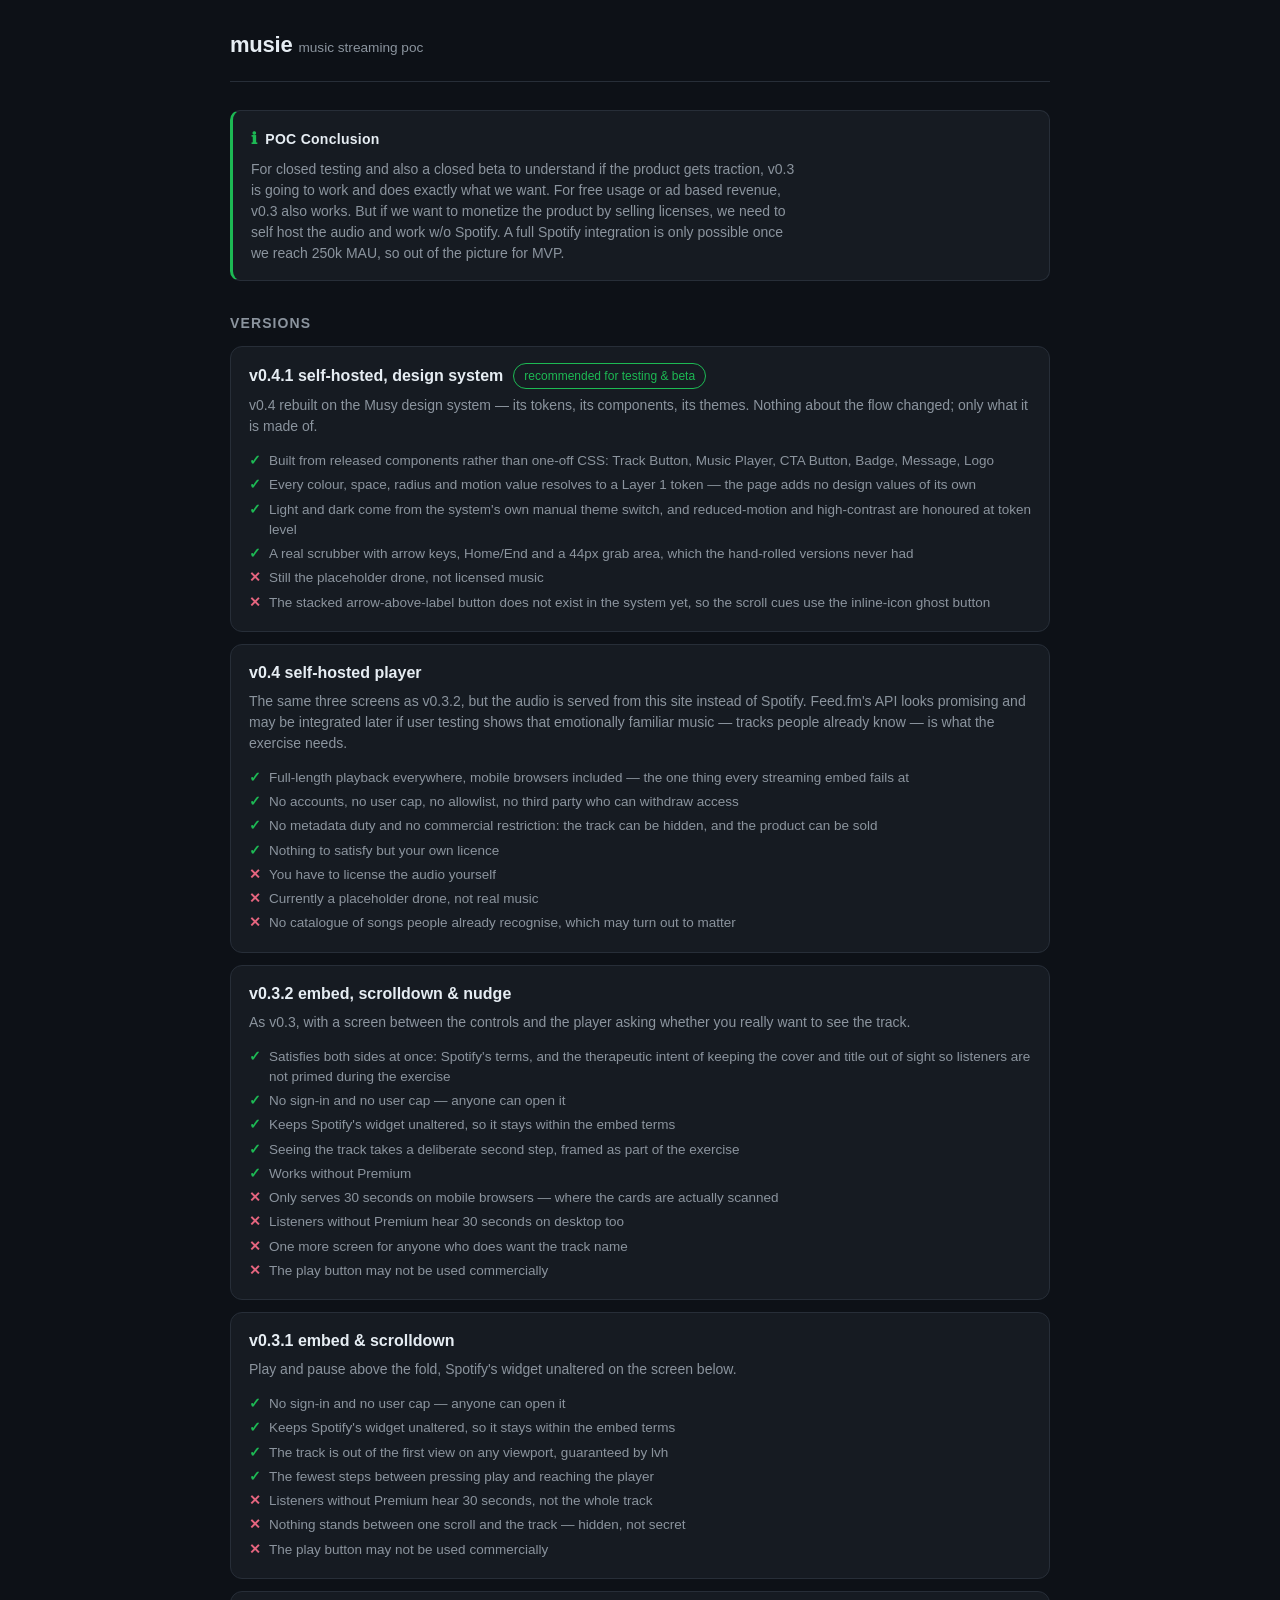
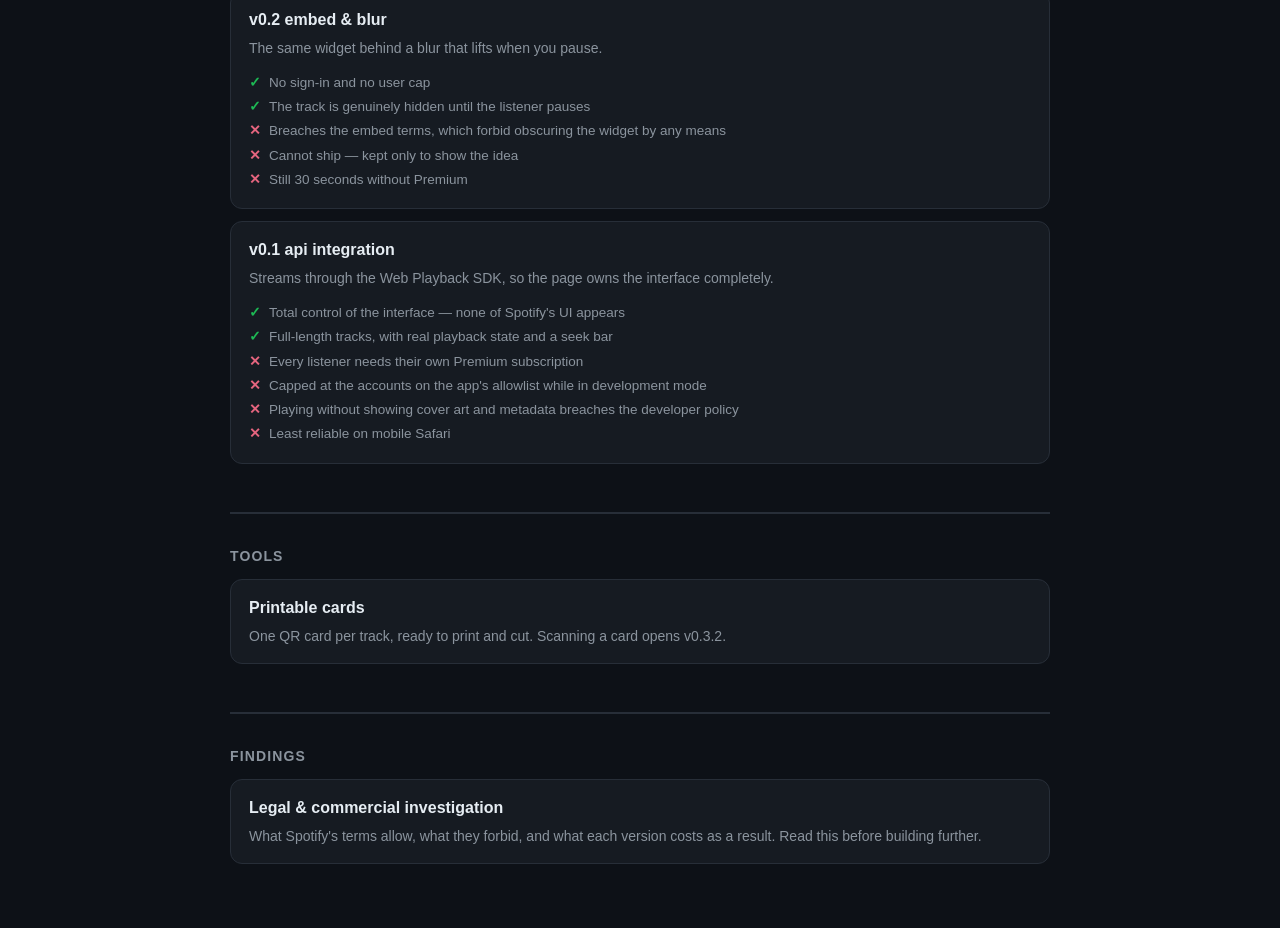
<file: index.html>
<!doctype html>
<html lang="en">
  <head>
    <meta charset="utf-8" />
    <meta name="viewport" content="width=device-width, initial-scale=1" />
    <title>musie — versions</title>
    <link rel="stylesheet" href="styles.css" />
    <script>
      // Cards printed before the player moved point at this page. Send them on
      // before anything else renders, unless this is the OAuth redirect coming
      // back with ?code=.
      (() => {
        const params = new URLSearchParams(window.location.search);
        const card = params.get("c");
        if (card && !params.get("code")) {
          window.location.replace(`listen.html?c=${encodeURIComponent(card)}`);
        }
      })();
    </script>
  </head>
  <body>
    <main>
      <header id="header"></header>
      <div id="auth"></div>
      <div class="info">
        <div class="info-head"><span aria-hidden="true">ℹ</span> POC Conclusion</div>
        <p>
          For closed testing and also a closed beta to understand if the product
          gets traction, v0.3 is going to work and does exactly what we want.
          For free usage or ad based revenue, v0.3 also works. But if we want to
          monetize the product by selling licenses, we need to self host the
          audio and work w/o Spotify. A full Spotify integration is only
          possible once we reach 250k MAU, so out of the picture for MVP.
        </p>
      </div>
      <h2>Versions</h2>
      <div id="versions"></div>

      <hr class="rule" />
      <h2>Tools</h2>
      <div id="tools"></div>

      <hr class="rule" />
      <h2>Findings</h2>
      <div id="docs"></div>
    </main>
    <script type="module" src="src/home.js"></script>
  </body>
</html>
</file>
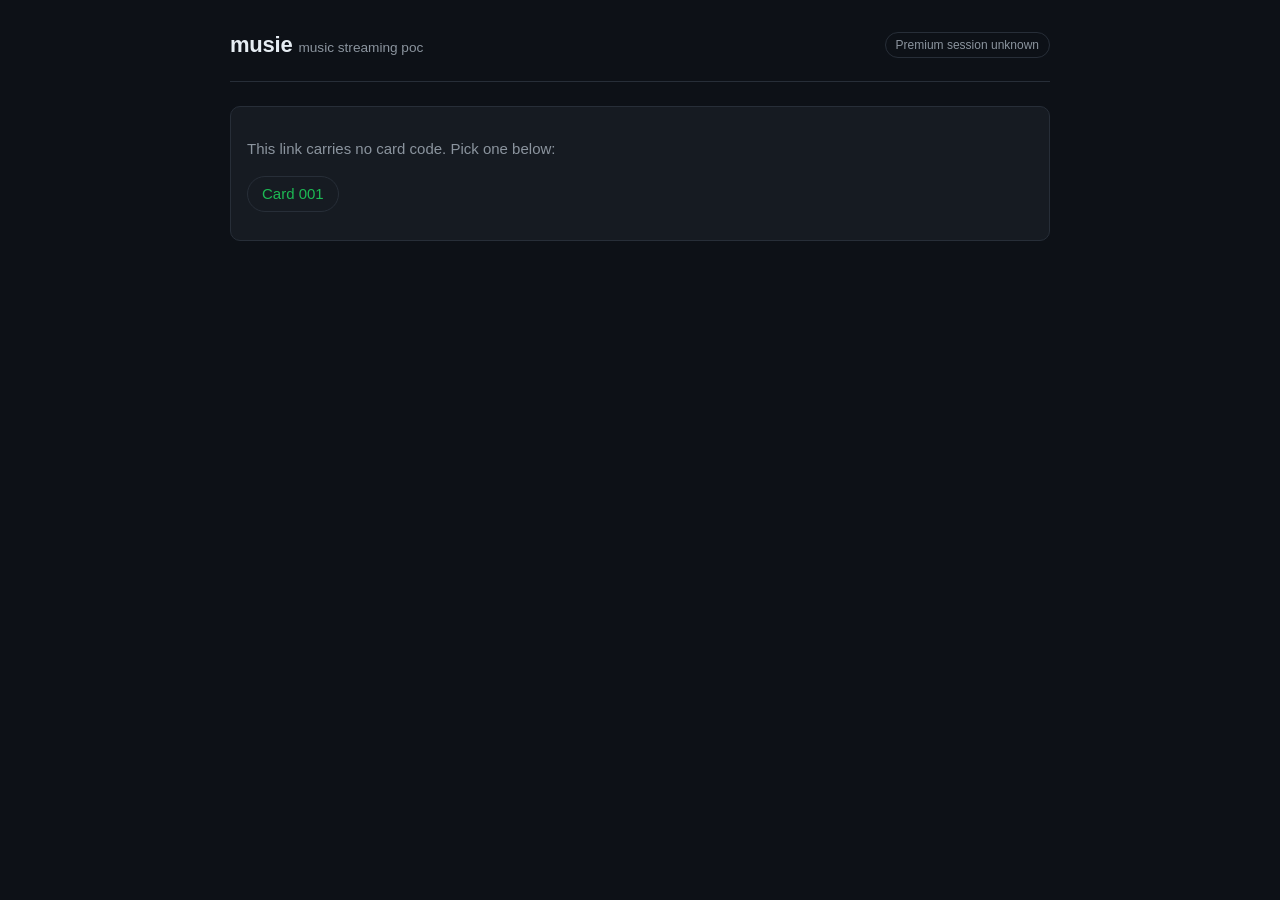
<file: embed.html>
<!doctype html>
<html lang="en">
  <head>
    <meta charset="utf-8" />
    <meta name="viewport" content="width=device-width, initial-scale=1" />
    <title>musie — embedded player</title>
    <link rel="stylesheet" href="styles.css" />
  </head>
  <body>
    <main>
      <header>
        <a class="brand" href="index.html" title="All versions">musie <span>music streaming poc</span></a>
        <div class="identity" id="chrome">
          <span class="status" id="mode">Premium session unknown</span>
        </div>
      </header>
      <div id="view"></div>
    </main>

    <script src="https://open.spotify.com/embed/iframe-api/v1" async></script>
    <script type="module">
      import { CARDS, cardByCode } from "./src/tracks.js";
      import { premiumBadge } from "./src/chrome.js";

      // Reports the browser's own Spotify session, which is what decides
      // whether a full track or a 30-second preview comes back.
      const setPremium = premiumBadge(document.getElementById("mode"));

      const view = document.getElementById("view");
      const code = new URLSearchParams(window.location.search).get("c");
      const card = cardByCode(code);

      const el = (tag, props = {}, children = []) => {
        const node = Object.assign(document.createElement(tag), props);
        for (const child of [].concat(children)) if (child) node.append(child);
        return node;
      };

      if (!card) {
        view.replaceChildren(
          el("div", { className: "notice" }, [
            el("p", {
              textContent: code
                ? `No card ${code} in the catalogue. Pick one below:`
                : "This link carries no card code. Pick one below:",
            }),
            el(
              "ul",
              { className: "cardlist" },
              CARDS.map((c) =>
                el("li", {}, [el("a", { href: `?c=${c.code}`, textContent: `Card ${c.code}` })]),
              ),
            ),
          ]),
        );
      } else {
        // The embed is a cross-origin iframe, so its insides can't be styled or
        // clicked from here. Instead the whole frame is blurred behind a veil
        // that carries our own button, and the Spotify IFrame API drives
        // playback — no dependence on where Spotify puts its controls.
        const target = el("div", {});
        const frame = el("div", { className: "frame" }, [target]);
        const toggle = el("button", { className: "big", textContent: "▶ Play", disabled: true });
        const veil = el("div", { className: "veil" }, [toggle]);
        const stage = el("div", { className: "stage" }, [frame, veil]);
        stage.dataset.revealed = "false";

        view.replaceChildren(
          el("h2", { textContent: `Card ${card.code}` }),
          stage,
          el("div", { className: "notice" }, [
            el("p", {
              textContent:
                "Press play to listen. Pause to reveal what it was. No Spotify account required.",
            }),
            el("p", {
              textContent:
                "The badge above reports which you got. It cannot be known before playback starts: the browser's Spotify session belongs to another origin and is unreadable from here, so the clip length is the only available signal.",
            }),
            el("p", {}, [
              document.createTextNode("To hear the full track, sign in at "),
              el("a", {
                href: "https://accounts.spotify.com/login",
                target: "_blank",
                rel: "noopener",
                textContent: "accounts.spotify.com",
              }),
              document.createTextNode(
                " with a Premium account, then come back and reload. The embed follows whatever Spotify session the browser has, not this app's own login.",
              ),
            ]),
            el("p", {}, [
              el("a", { href: "cards.html", textContent: "Printable cards →" }),
            ]),
          ]),
        );

        window.onSpotifyIframeApiReady = (IFrameAPI) => {
          IFrameAPI.createController(
            target,
            { uri: `spotify:track:${card.id}`, width: "100%", height: 352 },
            (controller) => {
              let hasPlayed = false;
              toggle.disabled = false;

              toggle.addEventListener("click", () => controller.togglePlay());

              controller.addListener("playback_update", ({ data }) => {
                setPremium(data.duration);

                if (!data.isPaused) hasPlayed = true;
                toggle.textContent = data.isPaused ? "▶ Play" : "⏸ Pause";

                // Revealed only once it has played and then been paused, so the
                // cover art stays hidden for as long as it is playing.
                if (hasPlayed && data.isPaused) stage.dataset.revealed = "true";
              });
            },
          );
        };
      }
    </script>
  </body>
</html>
</file>
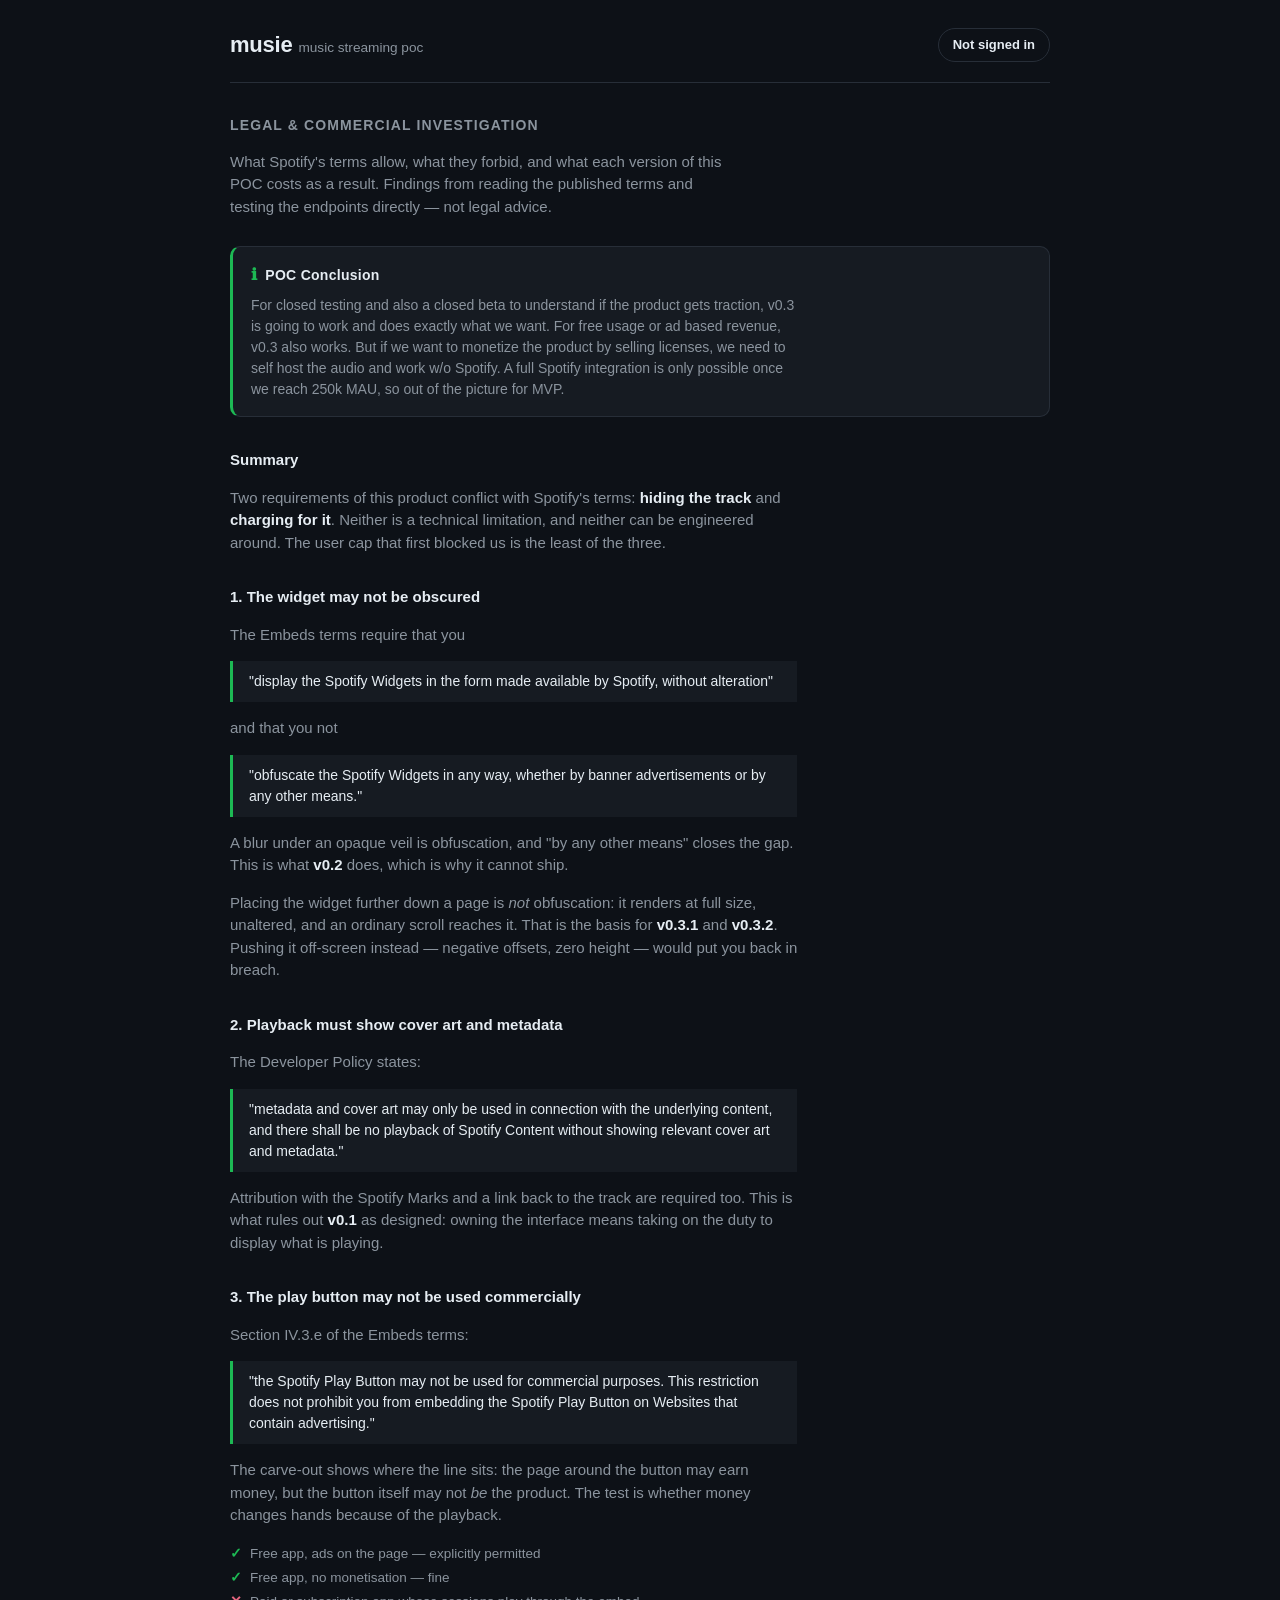
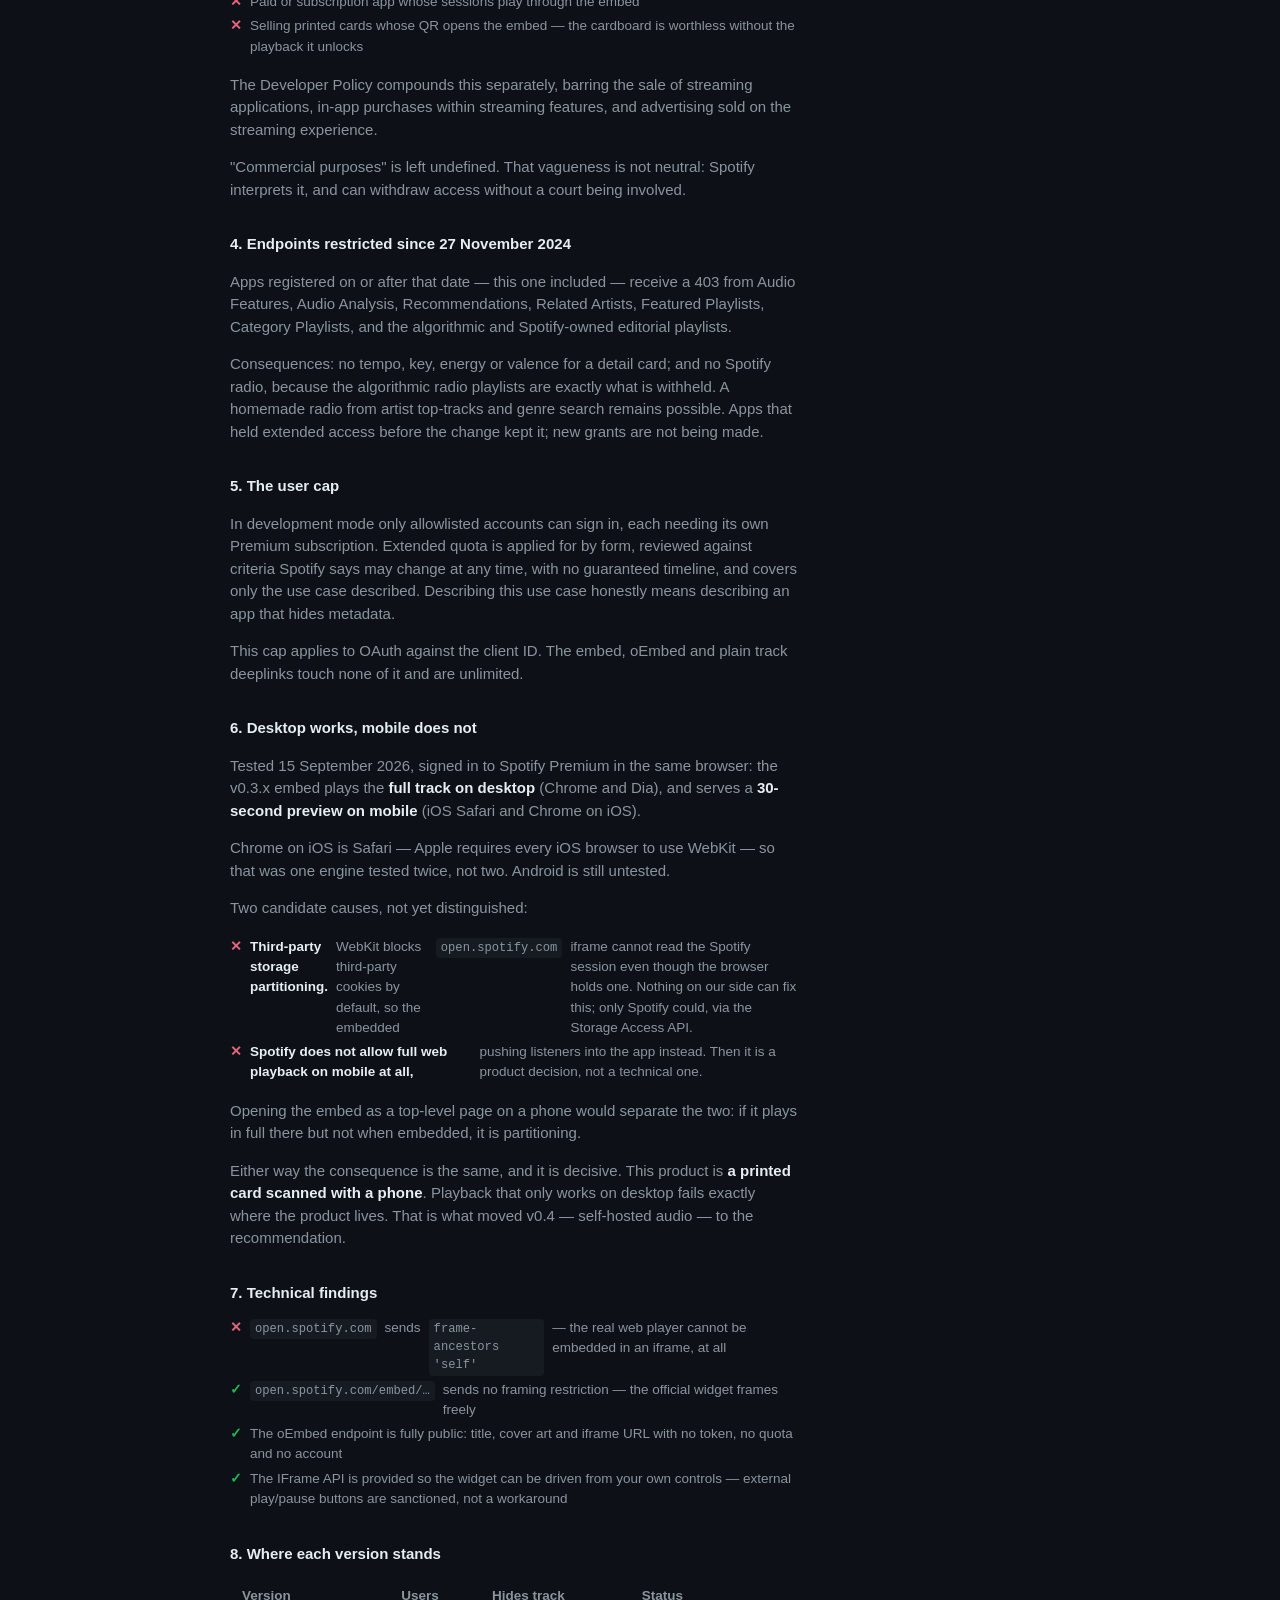
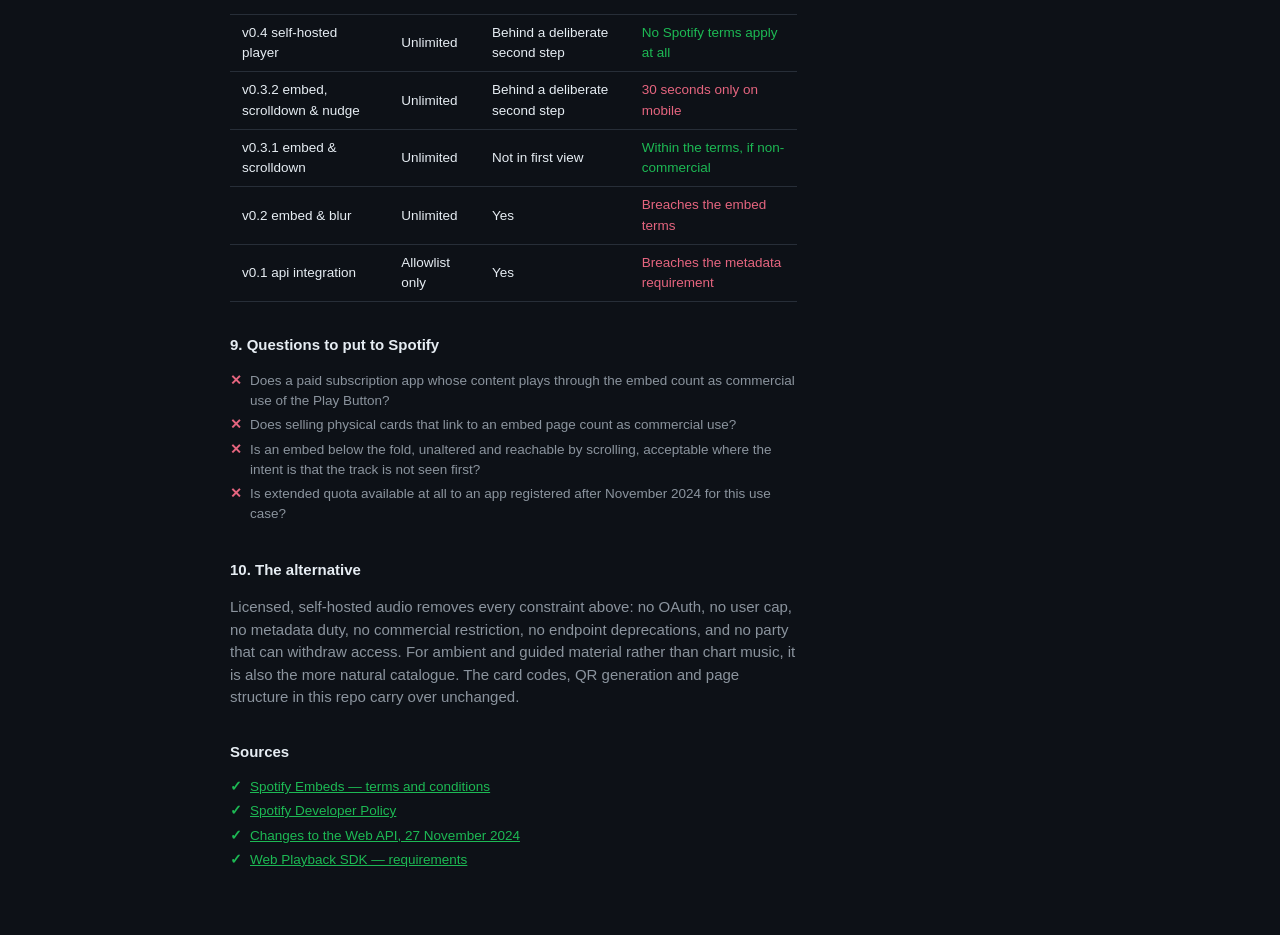
<file: legal.html>
<!doctype html>
<html lang="en">
  <head>
    <meta charset="utf-8" />
    <meta name="viewport" content="width=device-width, initial-scale=1" />
    <title>musie — legal & commercial investigation</title>
    <link rel="stylesheet" href="styles.css" />
  </head>
  <body>
    <main>
      <header id="header"></header>

      <h2>Legal &amp; commercial investigation</h2>
      <p class="lede">
        What Spotify's terms allow, what they forbid, and what each version of
        this POC costs as a result. Findings from reading the published terms
        and testing the endpoints directly — not legal advice.
      </p>

      <div class="info">
        <div class="info-head"><span aria-hidden="true">ℹ</span> POC Conclusion</div>
        <p>
          For closed testing and also a closed beta to understand if the product
          gets traction, v0.3 is going to work and does exactly what we want.
          For free usage or ad based revenue, v0.3 also works. But if we want to
          monetize the product by selling licenses, we need to self host the
          audio and work w/o Spotify. A full Spotify integration is only
          possible once we reach 250k MAU, so out of the picture for MVP.
        </p>
      </div>

      <section class="doc">
        <h3>Summary</h3>
        <p>
          Two requirements of this product conflict with Spotify's terms:
          <strong>hiding the track</strong> and <strong>charging for it</strong>.
          Neither is a technical limitation, and neither can be engineered
          around. The user cap that first blocked us is the least of the three.
        </p>

        <h3>1. The widget may not be obscured</h3>
        <p>The Embeds terms require that you</p>
        <blockquote>
          "display the Spotify Widgets in the form made available by Spotify,
          without alteration"
        </blockquote>
        <p>and that you not</p>
        <blockquote>
          "obfuscate the Spotify Widgets in any way, whether by banner
          advertisements or by any other means."
        </blockquote>
        <p>
          A blur under an opaque veil is obfuscation, and "by any other means"
          closes the gap. This is what <strong>v0.2</strong> does, which is why
          it cannot ship.
        </p>
        <p>
          Placing the widget further down a page is <em>not</em> obfuscation:
          it renders at full size, unaltered, and an ordinary scroll reaches it.
          That is the basis for <strong>v0.3.1</strong> and <strong>v0.3.2</strong>. Pushing it off-screen
          instead — negative offsets, zero height — would put you back in
          breach.
        </p>

        <h3>2. Playback must show cover art and metadata</h3>
        <p>The Developer Policy states:</p>
        <blockquote>
          "metadata and cover art may only be used in connection with the
          underlying content, and there shall be no playback of Spotify Content
          without showing relevant cover art and metadata."
        </blockquote>
        <p>
          Attribution with the Spotify Marks and a link back to the track are
          required too. This is what rules out <strong>v0.1</strong> as
          designed: owning the interface means taking on the duty to display
          what is playing.
        </p>

        <h3>3. The play button may not be used commercially</h3>
        <p>Section IV.3.e of the Embeds terms:</p>
        <blockquote>
          "the Spotify Play Button may not be used for commercial purposes.
          This restriction does not prohibit you from embedding the Spotify
          Play Button on Websites that contain advertising."
        </blockquote>
        <p>
          The carve-out shows where the line sits: the page around the button
          may earn money, but the button itself may not <em>be</em> the product.
          The test is whether money changes hands because of the playback.
        </p>
        <ul class="points">
          <li class="pro">Free app, ads on the page — explicitly permitted</li>
          <li class="pro">Free app, no monetisation — fine</li>
          <li class="con">Paid or subscription app whose sessions play through the embed</li>
          <li class="con">
            Selling printed cards whose QR opens the embed — the cardboard is
            worthless without the playback it unlocks
          </li>
        </ul>
        <p>
          The Developer Policy compounds this separately, barring the sale of
          streaming applications, in-app purchases within streaming features,
          and advertising sold on the streaming experience.
        </p>
        <p>
          "Commercial purposes" is left undefined. That vagueness is not
          neutral: Spotify interprets it, and can withdraw access without a
          court being involved.
        </p>

        <h3>4. Endpoints restricted since 27 November 2024</h3>
        <p>
          Apps registered on or after that date — this one included — receive a
          403 from Audio Features, Audio Analysis, Recommendations, Related
          Artists, Featured Playlists, Category Playlists, and the algorithmic
          and Spotify-owned editorial playlists.
        </p>
        <p>
          Consequences: no tempo, key, energy or valence for a detail card; and
          no Spotify radio, because the algorithmic radio playlists are exactly
          what is withheld. A homemade radio from artist top-tracks and genre
          search remains possible. Apps that held extended access before the
          change kept it; new grants are not being made.
        </p>

        <h3>5. The user cap</h3>
        <p>
          In development mode only allowlisted accounts can sign in, each
          needing its own Premium subscription. Extended quota is applied for by
          form, reviewed against criteria Spotify says may change at any time,
          with no guaranteed timeline, and covers only the use case described.
          Describing this use case honestly means describing an app that hides
          metadata.
        </p>
        <p>
          This cap applies to OAuth against the client ID. The embed, oEmbed and
          plain track deeplinks touch none of it and are unlimited.
        </p>

        <h3>6. Desktop works, mobile does not</h3>
        <p>
          Tested 15 September 2026, signed in to Spotify Premium in the same
          browser: the v0.3.x embed plays the <strong>full track on desktop</strong>
          (Chrome and Dia), and serves a <strong>30-second preview on mobile</strong>
          (iOS Safari and Chrome on iOS).
        </p>
        <p>
          Chrome on iOS is Safari — Apple requires every iOS browser to use
          WebKit — so that was one engine tested twice, not two. Android is
          still untested.
        </p>
        <p>Two candidate causes, not yet distinguished:</p>
        <ul class="points">
          <li class="con">
            <strong>Third-party storage partitioning.</strong> WebKit blocks
            third-party cookies by default, so the embedded
            <code>open.spotify.com</code> iframe cannot read the Spotify
            session even though the browser holds one. Nothing on our side can
            fix this; only Spotify could, via the Storage Access API.
          </li>
          <li class="con">
            <strong>Spotify does not allow full web playback on mobile at
            all,</strong> pushing listeners into the app instead. Then it is a
            product decision, not a technical one.
          </li>
        </ul>
        <p>
          Opening the embed as a top-level page on a phone would separate the
          two: if it plays in full there but not when embedded, it is
          partitioning.
        </p>
        <p>
          Either way the consequence is the same, and it is decisive. This
          product is <strong>a printed card scanned with a phone</strong>.
          Playback that only works on desktop fails exactly where the product
          lives. That is what moved v0.4 — self-hosted audio — to the
          recommendation.
        </p>

        <h3>7. Technical findings</h3>
        <ul class="points">
          <li class="con">
            <code>open.spotify.com</code> sends
            <code>frame-ancestors 'self'</code> — the real web player cannot be
            embedded in an iframe, at all
          </li>
          <li class="pro">
            <code>open.spotify.com/embed/…</code> sends no framing restriction —
            the official widget frames freely
          </li>
          <li class="pro">
            The oEmbed endpoint is fully public: title, cover art and iframe URL
            with no token, no quota and no account
          </li>
          <li class="pro">
            The IFrame API is provided so the widget can be driven from your own
            controls — external play/pause buttons are sanctioned, not a
            workaround
          </li>
        </ul>

        <h3>8. Where each version stands</h3>
        <div class="table-wrap">
          <table>
            <thead>
              <tr><th>Version</th><th>Users</th><th>Hides track</th><th>Status</th></tr>
            </thead>
            <tbody>
              <tr>
                <td>v0.4 self-hosted player</td>
                <td>Unlimited</td>
                <td>Behind a deliberate second step</td>
                <td class="ok">No Spotify terms apply at all</td>
              </tr>
              <tr>
                <td>v0.3.2 embed, scrolldown &amp; nudge</td>
                <td>Unlimited</td>
                <td>Behind a deliberate second step</td>
                <td class="bad">30 seconds only on mobile</td>
              </tr>
              <tr>
                <td>v0.3.1 embed &amp; scrolldown</td>
                <td>Unlimited</td>
                <td>Not in first view</td>
                <td class="ok">Within the terms, if non-commercial</td>
              </tr>
              <tr>
                <td>v0.2 embed &amp; blur</td>
                <td>Unlimited</td>
                <td>Yes</td>
                <td class="bad">Breaches the embed terms</td>
              </tr>
              <tr>
                <td>v0.1 api integration</td>
                <td>Allowlist only</td>
                <td>Yes</td>
                <td class="bad">Breaches the metadata requirement</td>
              </tr>
            </tbody>
          </table>
        </div>

        <h3>9. Questions to put to Spotify</h3>
        <ul class="points">
          <li class="con">
            Does a paid subscription app whose content plays through the embed
            count as commercial use of the Play Button?
          </li>
          <li class="con">
            Does selling physical cards that link to an embed page count as
            commercial use?
          </li>
          <li class="con">
            Is an embed below the fold, unaltered and reachable by scrolling,
            acceptable where the intent is that the track is not seen first?
          </li>
          <li class="con">
            Is extended quota available at all to an app registered after
            November 2024 for this use case?
          </li>
        </ul>

        <h3>10. The alternative</h3>
        <p>
          Licensed, self-hosted audio removes every constraint above: no OAuth,
          no user cap, no metadata duty, no commercial restriction, no endpoint
          deprecations, and no party that can withdraw access. For ambient and
          guided material rather than chart music, it is also the more natural
          catalogue. The card codes, QR generation and page structure in this
          repo carry over unchanged.
        </p>

        <h3>Sources</h3>
        <ul class="points">
          <li class="pro">
            <a href="https://developer.spotify.com/documentation/embeds/terms" target="_blank" rel="noopener">Spotify Embeds — terms and conditions</a>
          </li>
          <li class="pro">
            <a href="https://developer.spotify.com/policy" target="_blank" rel="noopener">Spotify Developer Policy</a>
          </li>
          <li class="pro">
            <a href="https://developer.spotify.com/blog/2024-11-27-changes-to-the-web-api" target="_blank" rel="noopener">Changes to the Web API, 27 November 2024</a>
          </li>
          <li class="pro">
            <a href="https://developer.spotify.com/documentation/web-playback-sdk" target="_blank" rel="noopener">Web Playback SDK — requirements</a>
          </li>
        </ul>
      </section>
    </main>

    <script type="module">
      import { brandLink, sessionBadge } from "./src/chrome.js";
      const header = document.getElementById("header");
      header.replaceChildren(brandLink(), sessionBadge());
    </script>
  </body>
</html>
</file>
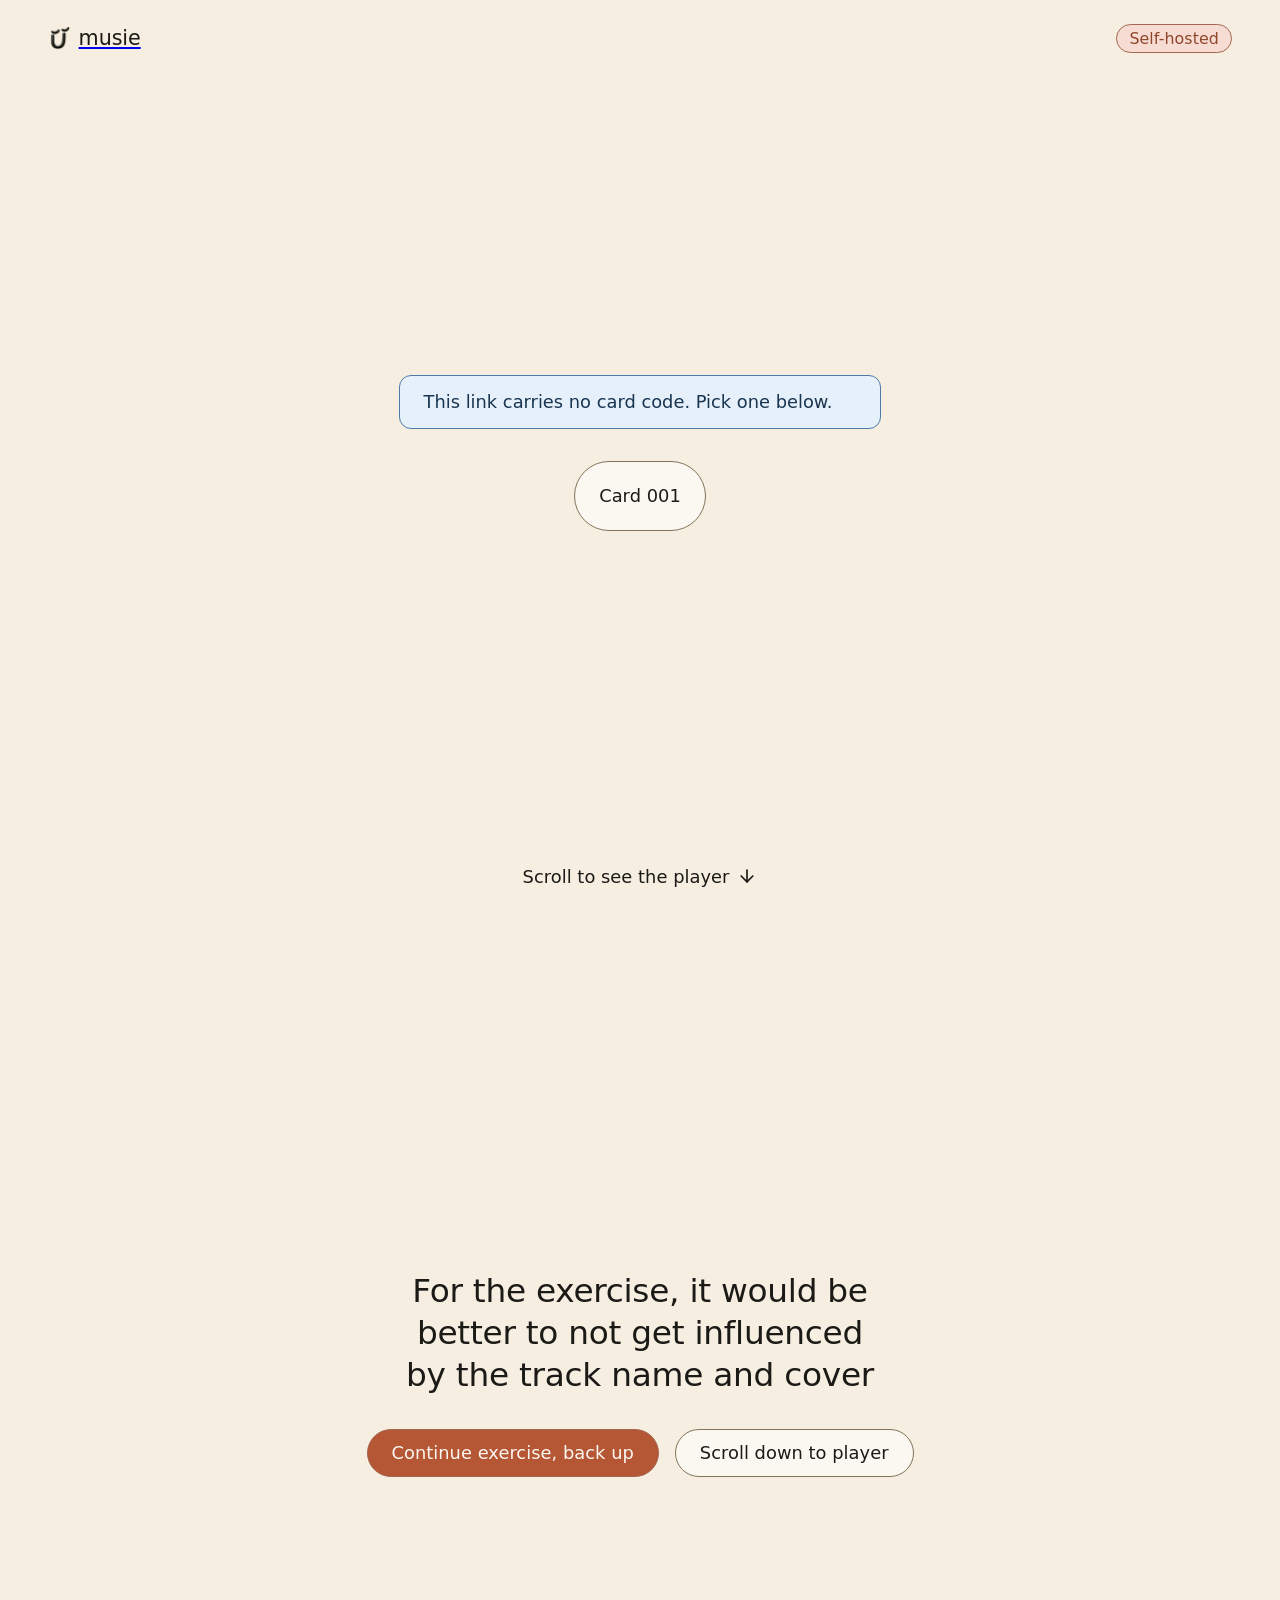
<file: listen-designsystem.html>
<!doctype html>
<!-- lang is required: --text-hyphens: auto does nothing without it. -->
<html lang="en">
  <head>
    <meta charset="utf-8" />
    <meta name="viewport" content="width=device-width, initial-scale=1" />
    <title>musie — v0.4.1 (design system)</title>

    <!-- Synchronously, before any stylesheet: it owns data-theme on <html>
         and the musy-theme key, and setting it after first paint flashes. -->
    <script src="design-system/tokens/theme-init.js"></script>

    <!-- Load order is fixed by the handoff: foundations → amendments → components. -->
    <link rel="stylesheet" href="design-system/tokens/musy-foundations.css" />
    <link rel="stylesheet" href="design-system/tokens/musy-foundations-amendments.css" />
    <link rel="stylesheet" href="design-system/components/musy-components.css" />

    <style>
      /* LAYOUT ONLY — no component styling lives here.
         Every value resolves to a Layer 1 token, per the system's own rule
         that a component-level literal is a defect. The three-pane scroll
         layout is app furniture, not a component. */
      body {
        margin: 0;
        position: relative; /* iOS 26+ Safari backdrops */
        background-color: var(--surface);
        color: var(--on-surface);
        font-family: var(--type-body-md-family);
        font-size: var(--type-body-md-size);
        line-height: var(--type-body-md-line);
      }
      html {
        scroll-snap-type: y mandatory;
        scroll-behavior: smooth;
      }
      .app { isolation: isolate; } /* portaled popups clear local z-index */

      .pane {
        display: flex;
        flex-direction: column;
        scroll-snap-align: start;
        padding: var(--sp-5) var(--gutter);
        min-height: 100vh;
        box-sizing: border-box;
      }
      .pane--hero { min-height: calc(100vh + var(--sp-5)); }
      @supports (height: 100lvh) {
        .pane { min-height: 100lvh; }
        /* lvh is the LARGEST viewport: a collapsing address bar can only ever
           shrink what is visible, never reveal what is below it. */
        .pane--hero { min-height: calc(100lvh + var(--sp-5)); }
      }

      .pane__top {
        display: flex;
        align-items: center;
        justify-content: space-between;
        gap: var(--space-gap-stack);
      }
      .pane__mid {
        flex: 1;
        display: flex;
        flex-direction: column;
        align-items: center;
        justify-content: center;
        gap: var(--space-gap-group);
        text-align: center;
      }
      .pane__foot { display: flex; justify-content: center; }

      .stack {
        display: flex;
        flex-direction: column;
        gap: var(--space-gap-stack);
        align-items: center;
      }
      .row {
        display: flex;
        flex-wrap: wrap;
        gap: var(--space-gap-stack);
        justify-content: center;
      }

      .pane--reveal {
        max-width: var(--measure-body);
        margin-inline: auto;
        width: 100%;
        justify-content: center;
        gap: var(--space-gap-stack);
        /* Room reserved for the pinned control, so it never comes to rest
           over the player below it. */
        padding-top: var(--sp-9);
      }

      .backtop {
        position: fixed;
        inset-block-start: var(--sp-3);
        inset-inline: 0;
        margin-inline: auto;
        inline-size: fit-content;
        z-index: var(--z-sticky);
      }
      .backtop[hidden] { display: none; }
    </style>
  </head>

  <body>
    <div class="app">
      <section class="pane pane--hero" id="hero">
        <div class="pane__top">
          <a class="musy-logo" href="index.html">
            <img class="musy-logo__mark" src="design-system/assets/musy-logo.png" alt="" aria-hidden="true" />
            <span class="musy-logo__wordmark">musie</span>
          </a>
          <span class="musy-badge musy-badge--primary-subtle" id="mode">Self-hosted</span>
        </div>

        <div class="pane__mid" id="controls"></div>

        <div class="pane__foot">
          <button type="button" class="musy-btn musy-btn--ghost" id="cue" hidden>
            <span class="musy-btn__label">Scroll to see the player</span>
            <svg
              viewBox="0 0 24 24"
              aria-hidden="true"
              fill="none"
              stroke="currentColor"
              stroke-linecap="round"
              stroke-linejoin="round"
              style="inline-size: var(--icon-size-md); block-size: var(--icon-size-md); stroke-width: var(--icon-stroke); flex: none;"
            >
              <path d="M12 5v14" /><path d="m19 12-7 7-7-7" />
            </svg>
            <span class="musy-spinner" aria-hidden="true"></span>
          </button>
        </div>
      </section>

      <section class="pane" id="gate">
        <div class="pane__mid">
          <!-- The `stage` step: the system's own non-heading display size, for
               "a full sentence that reads as a spoken address rather than as a
               title". Exactly this sentence's job — so it stays a <p>. -->
          <p
            style="
              margin: 0;
              max-width: var(--measure-heading);
              font-family: var(--type-stage-family);
              font-size: var(--type-stage-size);
              line-height: var(--type-stage-line);
              letter-spacing: var(--type-stage-tracking);
              font-weight: var(--type-stage-weight);
              color: var(--on-surface);
              text-wrap: var(--text-wrap-heading);
              hyphens: var(--text-hyphens);
            "
          >
            For the exercise, it would be better to not get influenced by the
            track name and cover
          </p>

          <div class="row">
            <button type="button" class="musy-btn musy-btn--primary" id="back">
              <span class="musy-btn__label">Continue exercise, back up</span>
              <span class="musy-spinner" aria-hidden="true"></span>
            </button>
            <button type="button" class="musy-btn musy-btn--secondary" id="down">
              <span class="musy-btn__label">Scroll down to player</span>
              <span class="musy-spinner" aria-hidden="true"></span>
            </button>
          </div>
        </div>
      </section>

      <section class="pane pane--reveal" id="reveal"></section>
    </div>

    <script type="module">
      import { CARDS, cardByCode } from "./src/tracks.js";

      // Lucide glyphs, inlined. In the real app these are <Icon glyph={Play} />;
      // inline paths are preview scaffolding, exactly as in the clickdummy.
      const GLYPH = {
        play: '<polygon points="6 3 20 12 6 21 6 3" />',
        pause: '<rect x="14" y="4" width="4" height="16" rx="1" /><rect x="6" y="4" width="4" height="16" rx="1" />',
        restart: '<path d="M3 12a9 9 0 1 0 9-9 9.75 9.75 0 0 0-6.74 2.74L3 8" /><path d="M3 3v5h5" />',
        up: '<path d="M12 19V5" /><path d="m5 12 7-7 7 7" />',
      };

      const icon = (name, size = "md") => {
        const svg = document.createElementNS("http://www.w3.org/2000/svg", "svg");
        svg.setAttribute("viewBox", "0 0 24 24");
        svg.setAttribute("aria-hidden", "true");
        svg.setAttribute("fill", "none");
        svg.setAttribute("stroke", "currentColor");
        svg.setAttribute("stroke-linecap", "round");
        svg.setAttribute("stroke-linejoin", "round");
        svg.style.inlineSize = `var(--icon-size-${size})`;
        svg.style.blockSize = `var(--icon-size-${size})`;
        svg.style.strokeWidth = size === "sm" ? "var(--icon-stroke-sm)" : "var(--icon-stroke)";
        svg.style.flex = "none";
        if (name === "play") svg.setAttribute("fill", "currentColor");
        svg.innerHTML = GLYPH[name];
        return svg;
      };

      const el = (tag, props = {}, children = []) => {
        const node = Object.assign(document.createElement(tag), props);
        for (const child of [].concat(children)) if (child) node.append(child);
        return node;
      };

      /** MM:SS, padded, so a countdown never changes width crossing a minute. */
      const trackClock = (seconds) => {
        const s = Math.max(0, Math.round(seconds));
        return `${String(Math.floor(s / 60)).padStart(2, "0")}:${String(s % 60).padStart(2, "0")}`;
      };

      const controls = document.getElementById("controls");
      const revealPane = document.getElementById("reveal");
      const hero = document.getElementById("hero");
      const gate = document.getElementById("gate");
      const cue = document.getElementById("cue");
      const mode = document.getElementById("mode");

      const code = new URLSearchParams(window.location.search).get("c");
      const card = cardByCode(code);

      if (!card?.audio) {
        mode.hidden = true;
        controls.replaceChildren(
          el("div", { className: "musy-msg musy-msg--info" }, [
            el("div", { className: "musy-msg__main" }, [
              el("p", {
                className: "musy-msg__text",
                textContent: code
                  ? `No card ${code} with self-hosted audio. Pick one below.`
                  : "This link carries no card code. Pick one below.",
              }),
            ]),
          ]),
          el(
            "div",
            { className: "row" },
            CARDS.filter((c) => c.audio).map((c) =>
              el("a", { className: "musy-btn musy-btn--secondary", href: `?c=${c.code}` }, [
                el("span", { className: "musy-btn__label", textContent: `Card ${c.code}` }),
              ]),
            ),
          ),
        );
      } else {
        // The design system's Music Player owns the transport UI and never an
        // <audio> element — the consuming app holds the media and feeds
        // position back. This audio element is that consuming app.
        const audio = el("audio", { src: card.audio.src, preload: "metadata" });
        document.body.append(audio);

        // ── Hero: Track Button — the whole player inside one button ────────
        const heroGlyph = el("span", { style: "display:flex" }, [icon("play", "md")]);
        const heroTime = el("span", { className: "musy-mbtn__time", textContent: "00:00" });
        const trackButton = el(
          "button",
          { type: "button", className: "musy-btn musy-btn--primary musy-mbtn" },
          [
            heroGlyph,
            el("span", { className: "musy-btn__label", textContent: card.audio.title }),
            el("span", { className: "musy-sr-only", id: "action" }),
            heroTime,
            el("span", { className: "musy-spinner", "aria-hidden": "true" }),
          ],
        );
        trackButton.dataset.state = "paused";

        controls.replaceChildren(
          el("div", { className: "stack" }, [
            el("span", {
              style:
                "font-family: var(--type-label-md-family); font-size: var(--type-label-md-size); font-weight: var(--type-label-md-weight); letter-spacing: var(--type-label-md-tracking); color: var(--on-surface-muted); text-transform: uppercase;",
              textContent: `Card ${card.code}`,
            }),
            trackButton,
          ]),
        );

        // ── Reveal: the full Music Player, 64px control plus scrubber ──────
        const playerGlyph = el("span", { style: "display:flex" }, [icon("play", "lg")]);
        const playerButton = el(
          "button",
          {
            type: "button",
            className: "musy-icon-btn musy-icon-btn--primary musy-icon-btn--guided",
          },
          [playerGlyph],
        );

        const fill = el("span", { className: "musy-mplayer__fill" });
        const thumb = el("span", {
          className: "musy-mplayer__thumb",
          tabIndex: 0,
          role: "slider",
          "aria-label": "Playback position",
        });
        const track = el("span", { className: "musy-mplayer__track" });
        const sliderControl = el("span", { className: "musy-mplayer__control" }, [track, fill, thumb]);
        const slider = el("div", { className: "musy-mplayer__slider" }, [sliderControl]);

        const elapsed = el("span", { textContent: "00:00" });
        const remaining = el("span", { textContent: "−00:00" });

        const player = el("div", { className: "musy-mplayer" }, [
          playerButton,
          el("div", { className: "musy-mplayer__main" }, [
            el("span", { className: "musy-mplayer__title", textContent: card.audio.title }),
            slider,
            el("div", { className: "musy-mplayer__times" }, [elapsed, remaining]),
          ]),
        ]);
        player.dataset.state = "paused";

        const backUp = el(
          "button",
          { type: "button", className: "musy-btn musy-btn--ghost backtop", hidden: true },
          [
            icon("up", "md"),
            el("span", { className: "musy-btn__label", textContent: "Scroll up to exercise" }),
            el("span", { className: "musy-spinner", "aria-hidden": "true" }),
          ],
        );
        backUp.addEventListener("click", () => hero.scrollIntoView({ behavior: "smooth" }));
        document.body.append(backUp);

        new IntersectionObserver(
          ([entry]) => {
            backUp.hidden = !entry.isIntersecting;
          },
          { threshold: 0.5 },
        ).observe(revealPane);

        revealPane.replaceChildren(
          el("h2", {
            style:
              "margin: 0; font-family: var(--type-heading-md-family); font-size: var(--type-heading-md-size); font-weight: var(--type-heading-md-weight); line-height: var(--type-heading-md-line); letter-spacing: var(--type-heading-md-tracking); color: var(--on-surface);",
            textContent: "The track",
          }),
          el("p", {
            style:
              "margin: 0; font-family: var(--type-body-sm-family); font-size: var(--type-body-sm-size); line-height: var(--type-body-sm-line); color: var(--on-surface-muted);",
            textContent: card.audio.artist,
          }),
          player,
        );

        // ── Transport. Ended is a state: the glyph changes, not only the fill.
        const transport = () => {
          if (audio.ended) return "ended";
          return audio.paused ? "paused" : "playing";
        };

        const paint = () => {
          const state = transport();
          const name = state === "playing" ? "pause" : state === "ended" ? "restart" : "play";
          const action = state === "playing" ? "Pause" : state === "ended" ? "Play again" : "Play";

          heroGlyph.replaceChildren(icon(name, "md"));
          playerGlyph.replaceChildren(icon(name, "lg"));
          trackButton.dataset.state = state;
          player.dataset.state = state;
          document.getElementById("action").textContent = `, ${action}`;
          playerButton.setAttribute("aria-label", `${action}: ${card.audio.title}`);

          const duration = audio.duration || 0;
          const position = Math.min(audio.currentTime, duration);
          // Counting DOWN: the only question a first-time listener has is how
          // long they are committing to.
          heroTime.textContent = trackClock(duration - position);
          elapsed.textContent = trackClock(position);
          remaining.textContent = `−${trackClock(duration - position)}`;

          const ratio = duration ? (position / duration) * 100 : 0;
          fill.style.inlineSize = `${ratio}%`;
          thumb.style.insetInlineStart = `${ratio}%`;
          thumb.setAttribute("aria-valuemin", "0");
          thumb.setAttribute("aria-valuemax", String(Math.round(duration)));
          thumb.setAttribute("aria-valuenow", String(Math.round(position)));
          thumb.setAttribute("aria-valuetext", `${trackClock(position)} of ${trackClock(duration)}`);
        };

        const toggle = () => {
          if (audio.ended) audio.currentTime = 0;
          if (audio.paused) audio.play();
          else audio.pause();
        };
        trackButton.addEventListener("click", toggle);
        playerButton.addEventListener("click", toggle);

        for (const event of ["play", "pause", "ended", "timeupdate", "loadedmetadata"]) {
          audio.addEventListener(event, paint);
        }
        audio.addEventListener("loadedmetadata", () => {
          mode.textContent = `Self-hosted · ${trackClock(audio.duration)}`;
        });
        audio.addEventListener("error", () => {
          mode.className = "musy-badge musy-badge--error";
          mode.textContent = "Audio failed to load";
        });

        // Scrubbing. base-ui's Slider gives arrow keys, Home/End and drag for
        // free; reproduced here as preview scaffolding.
        const seekTo = (clientX) => {
          const box = sliderControl.getBoundingClientRect();
          const ratio = Math.min(1, Math.max(0, (clientX - box.left) / box.width));
          audio.currentTime = ratio * (audio.duration || 0);
          paint();
        };
        slider.addEventListener("pointerdown", (event) => {
          slider.setPointerCapture(event.pointerId);
          slider.dataset.dragging = "";
          seekTo(event.clientX);
        });
        slider.addEventListener("pointermove", (event) => {
          if (slider.hasPointerCapture(event.pointerId)) seekTo(event.clientX);
        });
        slider.addEventListener("pointerup", (event) => {
          slider.releasePointerCapture(event.pointerId);
          delete slider.dataset.dragging;
        });
        thumb.addEventListener("keydown", (event) => {
          const step = event.shiftKey ? 10 : 5;
          const duration = audio.duration || 0;
          const moves = {
            ArrowLeft: () => (audio.currentTime -= step),
            ArrowDown: () => (audio.currentTime -= step),
            ArrowRight: () => (audio.currentTime += step),
            ArrowUp: () => (audio.currentTime += step),
            Home: () => (audio.currentTime = 0),
            End: () => (audio.currentTime = duration),
          };
          if (!moves[event.key]) return;
          event.preventDefault();
          moves[event.key]();
          paint();
        });

        cue.hidden = false;
        cue.addEventListener("click", () => gate.scrollIntoView({ behavior: "smooth" }));
        document
          .getElementById("back")
          .addEventListener("click", () => hero.scrollIntoView({ behavior: "smooth" }));
        document
          .getElementById("down")
          .addEventListener("click", () => revealPane.scrollIntoView({ behavior: "smooth" }));

        paint();
      }
    </script>
  </body>
</html>
</file>
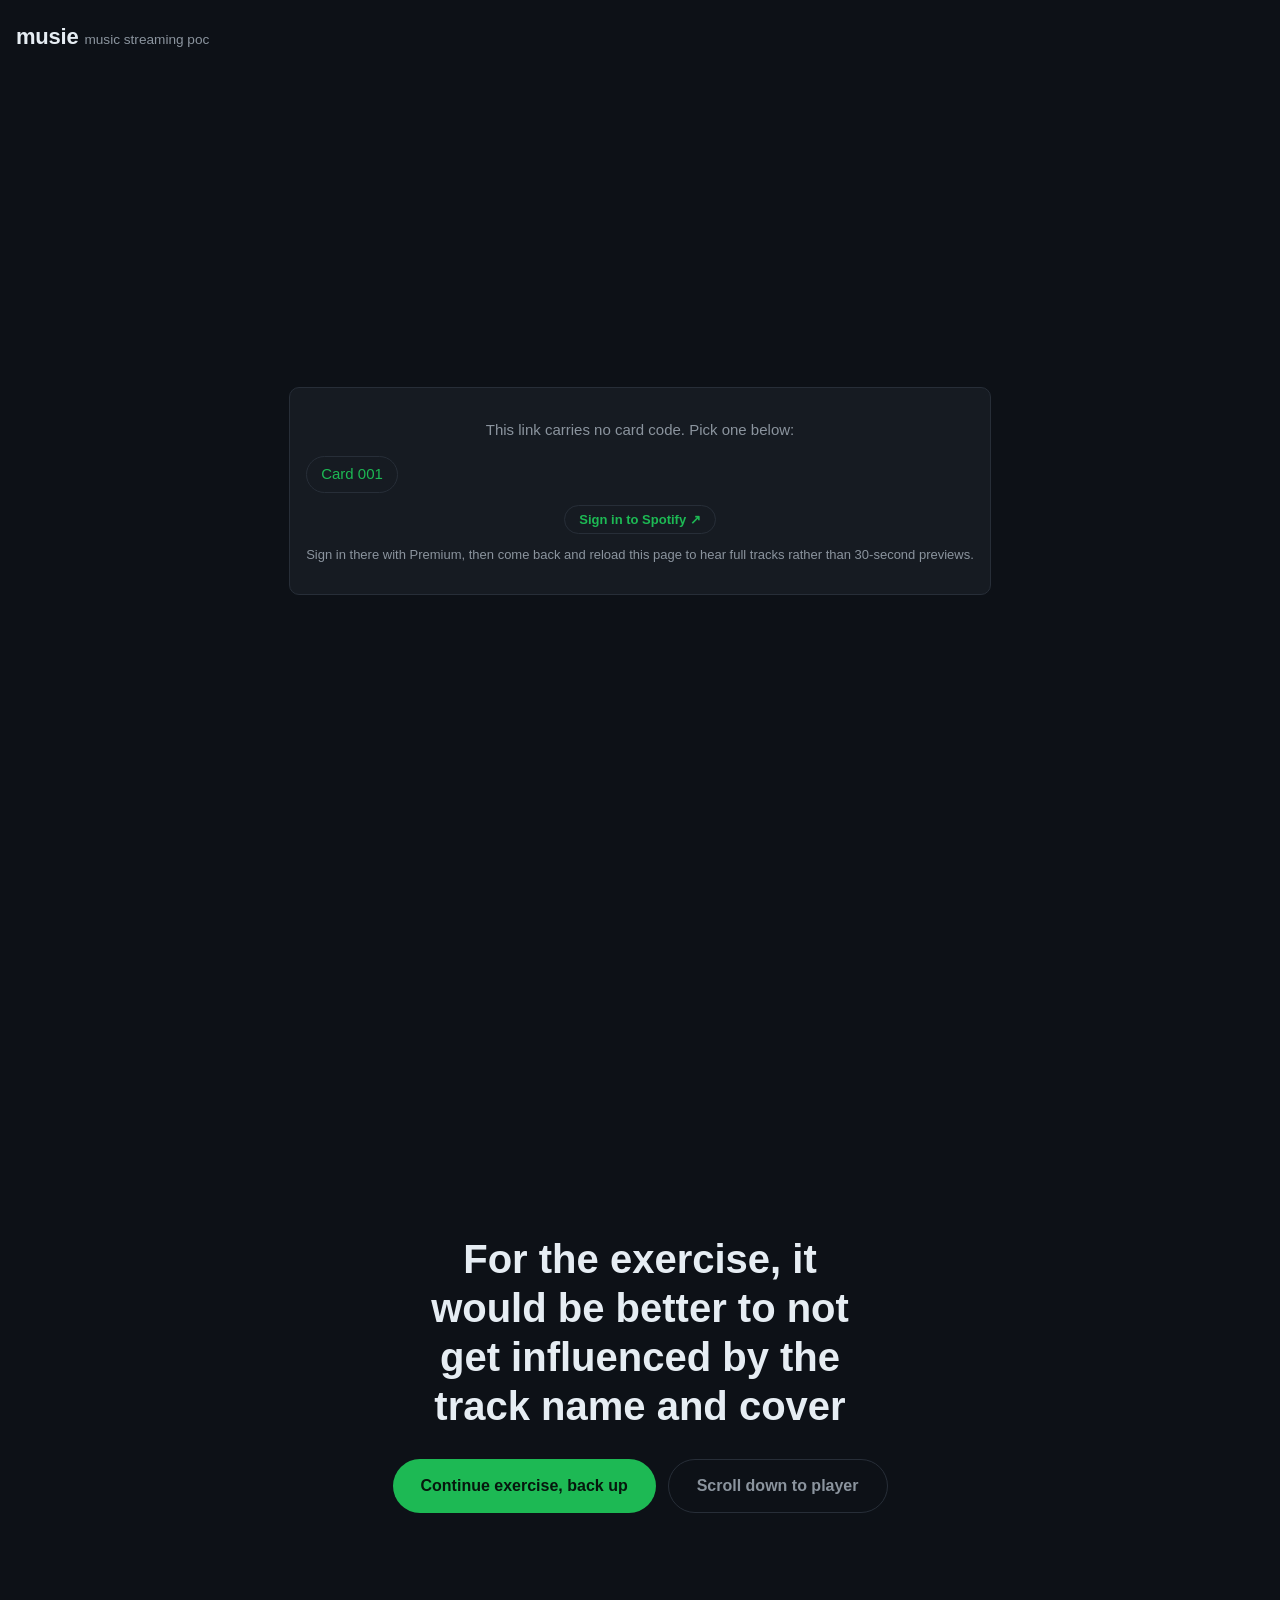
<file: listen-nudge.html>
<!doctype html>
<html lang="en">
  <head>
    <meta charset="utf-8" />
    <meta name="viewport" content="width=device-width, initial-scale=1" />
    <title>musie — listen (nudge)</title>
    <link rel="stylesheet" href="styles.css" />
    <style>
      /* Two full-screen panes: controls first, the embed a deliberate swipe
         away. The widget itself is untouched — full size, nothing over it,
         reachable by an ordinary scroll. */
      html {
        scroll-snap-type: y mandatory;
        scroll-behavior: smooth;
      }
      body { padding: 0; }

      .pane {
        display: flex;
        flex-direction: column;
        scroll-snap-align: start;
        padding: 20px 16px;
        min-height: 100vh;
      }
      /* The extra 24px is slack: rounding or an unusual toolbar must not let
         the top edge of the widget creep into the first view. */
      .pane.hero { min-height: calc(100vh + 24px); }

      @supports (height: 100lvh) {
        .pane { min-height: 100lvh; }
        /* lvh is the *largest* viewport — the address bar collapsing can only
           ever shrink what is visible, never reveal what is below. */
        .pane.hero { min-height: calc(100lvh + 24px); }
      }

      .pane-top { display: flex; align-items: center; justify-content: space-between; gap: 12px; }
      .pane-mid { flex: 1; display: flex; flex-direction: column; align-items: center; justify-content: center; gap: 18px; text-align: center; }
      .pane-mid .code { font-size: 13px; letter-spacing: 0.16em; text-transform: uppercase; color: var(--muted); }

      .cue { border: 0; background: none; color: var(--muted); font: inherit; font-size: 14px; padding: 12px; cursor: pointer; }
      .cue:hover { color: var(--text); filter: none; }
      .cue span { display: block; font-size: 20px; line-height: 1; margin-top: 6px; }
      .cue.up span { margin: 0 0 6px; }

      /* Pinned to the top edge while the player pane is in view. The pane
         reserves room for it below, so it never comes to rest over the
         widget — covering the embed is the one thing the terms forbid. */
      .backtop {
        position: fixed;
        top: 0;
        left: 50%;
        transform: translateX(-50%);
        z-index: 10;
        padding: 10px 20px 14px;
        background: var(--bg);
        border-radius: 0 0 14px 14px;
      }
      .backtop[hidden] { display: none; }

      .gate .pane-mid { gap: 28px; }
      .gate-text {
        margin: 0;
        max-width: 20ch;
        font-size: clamp(24px, 5.2vw, 40px);
        line-height: 1.22;
        font-weight: 600;
        color: var(--text);
      }
      .gate-actions { display: flex; flex-wrap: wrap; gap: 12px; justify-content: center; }

      .reveal-pane {
        max-width: 560px;
        margin: 0 auto;
        width: 100%;
        justify-content: center;
        padding-top: 84px;
      }
      .reveal-pane h2 { margin-top: 0; }
      .reveal-pane iframe { display: block; width: 100%; border: 0; border-radius: 12px; }
    </style>
  </head>
  <body>
    <section class="pane hero">
      <div class="pane-top">
        <a class="brand" href="index.html" title="All versions">musie <span>music streaming poc</span></a>
        <div class="identity" id="chrome">
          <span class="status" id="mode">Premium session unknown</span>
        </div>
      </div>
      <div class="pane-mid" id="controls"></div>
      <button class="cue" id="cue" hidden>Scroll to see the Spotify player<span>↓</span></button>
    </section>

    <section class="pane gate" id="gate">
      <div class="pane-mid">
        <p class="gate-text">
          For the exercise, it would be better to not get influenced by the
          track name and cover
        </p>
        <div class="gate-actions">
          <button class="big" id="back">Continue exercise, back up</button>
          <button class="big ghost" id="down">Scroll down to player</button>
        </div>
      </div>
    </section>

    <section class="pane reveal-pane" id="reveal"></section>

    <script src="https://open.spotify.com/embed/iframe-api/v1" async></script>
    <script type="module">
      import { CARDS, cardByCode } from "./src/tracks.js";
      import { premiumBadge } from "./src/chrome.js";


      const el = (tag, props = {}, children = []) => {
        const node = Object.assign(document.createElement(tag), props);
        for (const child of [].concat(children)) if (child) node.append(child);
        return node;
      };

      const controls = document.getElementById("controls");
      const revealPane = document.getElementById("reveal");
      const mode = document.getElementById("mode");
      // Reports the browser's own Spotify session, which is what decides
      // whether a full track or a 30-second preview comes back.
      const setPremium = premiumBadge(mode);
      const cue = document.getElementById("cue");
      const hero = document.querySelector(".hero");
      const gate = document.getElementById("gate");

      const code = new URLSearchParams(window.location.search).get("c");
      const card = cardByCode(code);

      if (!card) {
        mode.hidden = true;
        controls.replaceChildren(
          el("div", { className: "notice" }, [
            el("p", {
              textContent: code
                ? `No card ${code} in the catalogue. Pick one below:`
                : "This link carries no card code. Pick one below:",
            }),
            el(
              "ul",
              { className: "cardlist" },
              CARDS.map((c) =>
                el("li", {}, [el("a", { href: `?c=${c.code}`, textContent: `Card ${c.code}` })]),
              ),
            ),
            // accounts.spotify.com/login, not open.spotify.com: the latter
            // claims "/" as a universal link, so phones hand it straight to
            // the installed app and the browser never gets a session. The
            // login path is not claimed, so it stays in the browser.
            el("p", {}, [
              el("a", {
                className: "signin",
                href: "https://accounts.spotify.com/login",
                target: "_blank",
                rel: "noopener",
                textContent: "Sign in to Spotify ↗",
              }),
            ]),
            el("p", {
              style: "font-size: 13px; margin-top: 10px",
              textContent:
                "Sign in there with Premium, then come back and reload this page to hear full tracks rather than 30-second previews.",
            }),
          ]),
        );
      } else {
        const toggle = el("button", { className: "big", textContent: "▶ Play", disabled: true });
        controls.replaceChildren(
          el("div", { className: "code", textContent: `Card ${card.code}` }),
          toggle,
        );

        const target = el("div", {});
        const up = el("button", { className: "cue up backtop", hidden: true }, [
          el("span", { textContent: "↑" }),
          document.createTextNode("Scroll up to exercise"),
        ]);
        up.addEventListener("click", () => hero.scrollIntoView({ behavior: "smooth" }));
        document.body.append(up);

        // Shown only once the player pane is actually the screen you are on.
        new IntersectionObserver(
          ([entry]) => {
            up.hidden = !entry.isIntersecting;
          },
          { threshold: 0.5 },
        ).observe(revealPane);

        revealPane.replaceChildren(
          el("h2", { textContent: "The track" }),
          target,
          el("p", {
            style: "color: var(--muted); font-size: 13px; margin-top: 16px",
            textContent: "Played from Spotify.",
          }),
        );

        cue.hidden = false;
        // The cue now lands on the nudge rather than the player, so seeing the
        // track takes one more deliberate step.
        cue.addEventListener("click", () => gate.scrollIntoView({ behavior: "smooth" }));
        document
          .getElementById("back")
          .addEventListener("click", () => hero.scrollIntoView({ behavior: "smooth" }));
        document
          .getElementById("down")
          .addEventListener("click", () =>
            revealPane.scrollIntoView({ behavior: "smooth" }),
          );

        window.onSpotifyIframeApiReady = (IFrameAPI) => {
          IFrameAPI.createController(
            target,
            { uri: `spotify:track:${card.id}`, width: "100%", height: 352 },
            (controller) => {
              let finished = false;
              let lastPosition = 0;

              toggle.disabled = false;
              toggle.addEventListener("click", () => {
                if (finished) {
                  controller.restart();
                  finished = false;
                  toggle.textContent = "⏸ Pause";
                  return;
                }
                controller.togglePlay();
              });

              controller.addListener("playback_update", ({ data }) => {
                const { position, duration, isPaused } = data;

                if (duration > 0) {
                  // The last tick can arrive either as position === duration or
                  // as a snap back to zero, so treat a pause that lands right
                  // at the end as the end either way.
                  const atEnd = position >= duration - 500;
                  const pausedAtEnd =
                    isPaused && position === 0 && lastPosition >= duration - 1000;
                  if (atEnd || pausedAtEnd) finished = true;
                  // Any real progress means it is running again.
                  if (!isPaused && position < duration - 1000) finished = false;
                }
                lastPosition = position;

                toggle.textContent = finished
                  ? "↻ Restart"
                  : isPaused
                    ? "▶ Play"
                    : "⏸ Pause";

                setPremium(duration);
              });
            },
          );
        };
      }
    </script>
  </body>
</html>
</file>
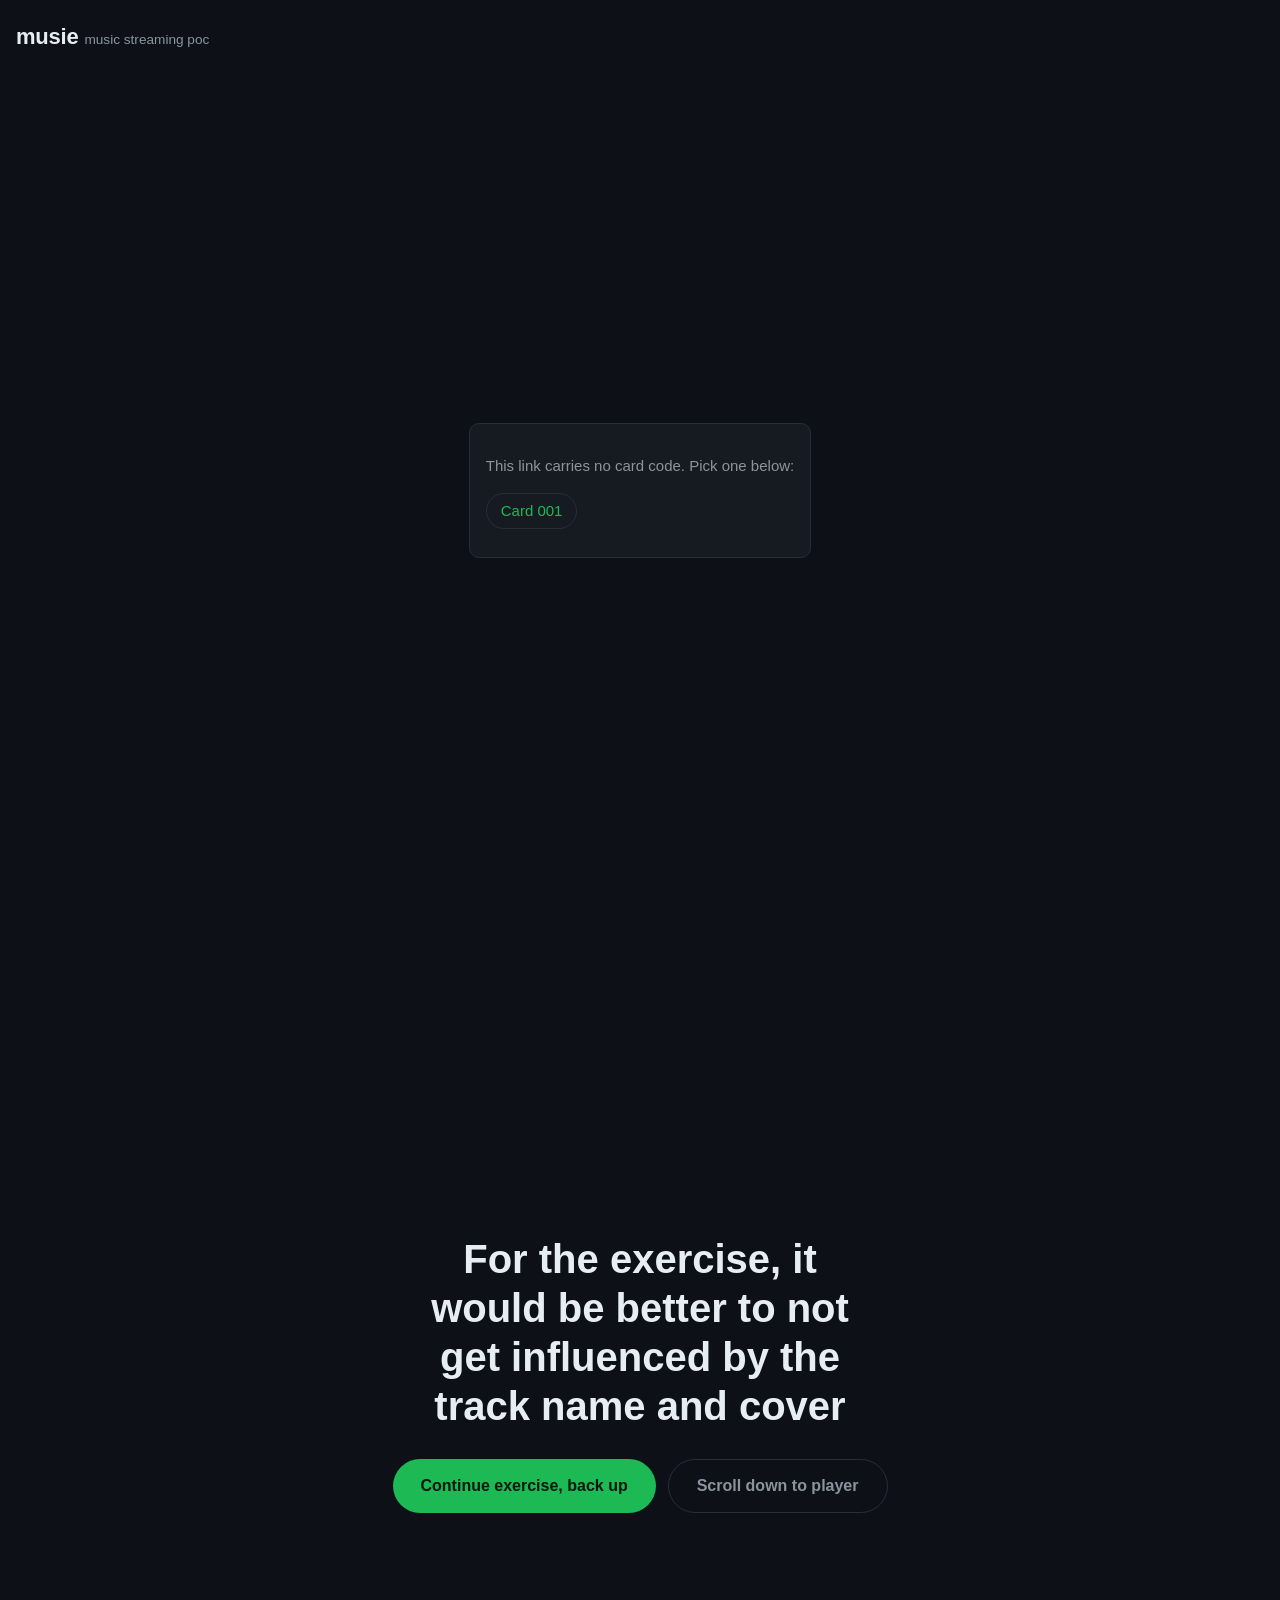
<file: listen-selfhosted.html>
<!doctype html>
<html lang="en">
  <head>
    <meta charset="utf-8" />
    <meta name="viewport" content="width=device-width, initial-scale=1" />
    <title>musie — listen (self-hosted)</title>
    <link rel="stylesheet" href="styles.css" />
    <style>
      /* Two full-screen panes: controls first, the embed a deliberate swipe
         away. The widget itself is untouched — full size, nothing over it,
         reachable by an ordinary scroll. */
      html {
        scroll-snap-type: y mandatory;
        scroll-behavior: smooth;
      }
      body { padding: 0; }

      .pane {
        display: flex;
        flex-direction: column;
        scroll-snap-align: start;
        padding: 20px 16px;
        min-height: 100vh;
      }
      /* The extra 24px is slack: rounding or an unusual toolbar must not let
         the top edge of the widget creep into the first view. */
      .pane.hero { min-height: calc(100vh + 24px); }

      @supports (height: 100lvh) {
        .pane { min-height: 100lvh; }
        /* lvh is the *largest* viewport — the address bar collapsing can only
           ever shrink what is visible, never reveal what is below. */
        .pane.hero { min-height: calc(100lvh + 24px); }
      }

      .pane-top { display: flex; align-items: center; justify-content: space-between; gap: 12px; }
      .pane-mid { flex: 1; display: flex; flex-direction: column; align-items: center; justify-content: center; gap: 18px; text-align: center; }
      .pane-mid .code { font-size: 13px; letter-spacing: 0.16em; text-transform: uppercase; color: var(--muted); }

      .cue { border: 0; background: none; color: var(--muted); font: inherit; font-size: 14px; padding: 12px; cursor: pointer; }
      .cue:hover { color: var(--text); filter: none; }
      .cue span { display: block; font-size: 20px; line-height: 1; margin-top: 6px; }
      .cue.up span { margin: 0 0 6px; }

      /* Pinned to the top edge while the player pane is in view. The pane
         reserves room for it below, so it never comes to rest over the
         widget — covering the embed is the one thing the terms forbid. */
      .backtop {
        position: fixed;
        top: 0;
        left: 50%;
        transform: translateX(-50%);
        z-index: 10;
        padding: 10px 20px 14px;
        background: var(--bg);
        border-radius: 0 0 14px 14px;
      }
      .backtop[hidden] { display: none; }

      .gate .pane-mid { gap: 28px; }
      .gate-text {
        margin: 0;
        max-width: 20ch;
        font-size: clamp(24px, 5.2vw, 40px);
        line-height: 1.22;
        font-weight: 600;
        color: var(--text);
      }
      .gate-actions { display: flex; flex-wrap: wrap; gap: 12px; justify-content: center; }

      .reveal-pane {
        max-width: 560px;
        margin: 0 auto;
        width: 100%;
        justify-content: center;
        padding-top: 84px;
      }
      .reveal-pane h2 { margin-top: 0; }
      .reveal-pane iframe { display: block; width: 100%; border: 0; border-radius: 12px; }
    </style>
  </head>
  <body>
    <section class="pane hero">
      <div class="pane-top">
        <a class="brand" href="index.html" title="All versions">musie <span>music streaming poc</span></a>
        <div class="identity" id="chrome">
          <span class="status ready" id="mode">Self-hosted — full length</span>
        </div>
      </div>
      <div class="pane-mid" id="controls"></div>
      <button class="cue" id="cue" hidden>Scroll to see the player<span>↓</span></button>
    </section>

    <section class="pane gate" id="gate">
      <div class="pane-mid">
        <p class="gate-text">
          For the exercise, it would be better to not get influenced by the
          track name and cover
        </p>
        <div class="gate-actions">
          <button class="big" id="back">Continue exercise, back up</button>
          <button class="big ghost" id="down">Scroll down to player</button>
        </div>
      </div>
    </section>

    <section class="pane reveal-pane" id="reveal"></section>

    <script type="module">
      import { CARDS, cardByCode } from "./src/tracks.js";

      const el = (tag, props = {}, children = []) => {
        const node = Object.assign(document.createElement(tag), props);
        for (const child of [].concat(children)) if (child) node.append(child);
        return node;
      };

      const controls = document.getElementById("controls");
      const revealPane = document.getElementById("reveal");
      const mode = document.getElementById("mode");
      const cue = document.getElementById("cue");
      const hero = document.querySelector(".hero");
      const gate = document.getElementById("gate");

      const code = new URLSearchParams(window.location.search).get("c");
      const card = cardByCode(code);

      if (!card?.audio) {
        mode.hidden = true;
        controls.replaceChildren(
          el("div", { className: "notice" }, [
            el("p", {
              textContent: card
                ? `Card ${card.code} has no self-hosted audio yet. Pick another:`
                : code
                  ? `No card ${code} in the catalogue. Pick one below:`
                  : "This link carries no card code. Pick one below:",
            }),
            el(
              "ul",
              { className: "cardlist" },
              CARDS.filter((c) => c.audio).map((c) =>
                el("li", {}, [el("a", { href: `?c=${c.code}`, textContent: `Card ${c.code}` })]),
              ),
            ),
          ]),
        );
      } else {
        // One audio element, living in the reveal pane where the Spotify
        // widget sits in v0.3.2, driven by the button on the first screen.
        const audio = el("audio", {
          src: card.audio.src,
          controls: true,
          preload: "metadata",
        });

        const toggle = el("button", { className: "big", textContent: "▶ Play" });
        controls.replaceChildren(
          el("div", { className: "code", textContent: `Card ${card.code}` }),
          toggle,
        );

        const up = el("button", { className: "cue up backtop", hidden: true }, [
          el("span", { textContent: "↑" }),
          document.createTextNode("Scroll up to exercise"),
        ]);
        up.addEventListener("click", () => hero.scrollIntoView({ behavior: "smooth" }));
        document.body.append(up);

        new IntersectionObserver(
          ([entry]) => {
            up.hidden = !entry.isIntersecting;
          },
          { threshold: 0.5 },
        ).observe(revealPane);

        revealPane.replaceChildren(
          el("h2", { textContent: "The track" }),
          el("div", { className: "card-title", textContent: card.audio.title }),
          el("p", {
            style: "color: var(--muted); margin: 0 0 16px",
            textContent: card.audio.artist,
          }),
          audio,
          el("p", {
            style: "color: var(--muted); font-size: 13px; margin-top: 16px",
            textContent: "Served from this site. No account, no third party, full length.",
          }),
        );

        toggle.addEventListener("click", () => {
          if (audio.ended) {
            audio.currentTime = 0;
          }
          if (audio.paused) audio.play();
          else audio.pause();
        });

        const paint = () => {
          toggle.textContent = audio.ended
            ? "↻ Restart"
            : audio.paused
              ? "▶ Play"
              : "⏸ Pause";
        };
        for (const event of ["play", "pause", "ended"]) {
          audio.addEventListener(event, paint);
        }

        audio.addEventListener("loadedmetadata", () => {
          mode.textContent = `Self-hosted — ${Math.round(audio.duration)}s`;
        });
        audio.addEventListener("error", () => {
          mode.textContent = "Audio failed to load";
          mode.classList.remove("ready");
        });

        cue.hidden = false;
        cue.addEventListener("click", () => gate.scrollIntoView({ behavior: "smooth" }));
        document
          .getElementById("back")
          .addEventListener("click", () => hero.scrollIntoView({ behavior: "smooth" }));
        document
          .getElementById("down")
          .addEventListener("click", () =>
            revealPane.scrollIntoView({ behavior: "smooth" }),
          );
      }
    </script>
  </body>
</html>
</file>
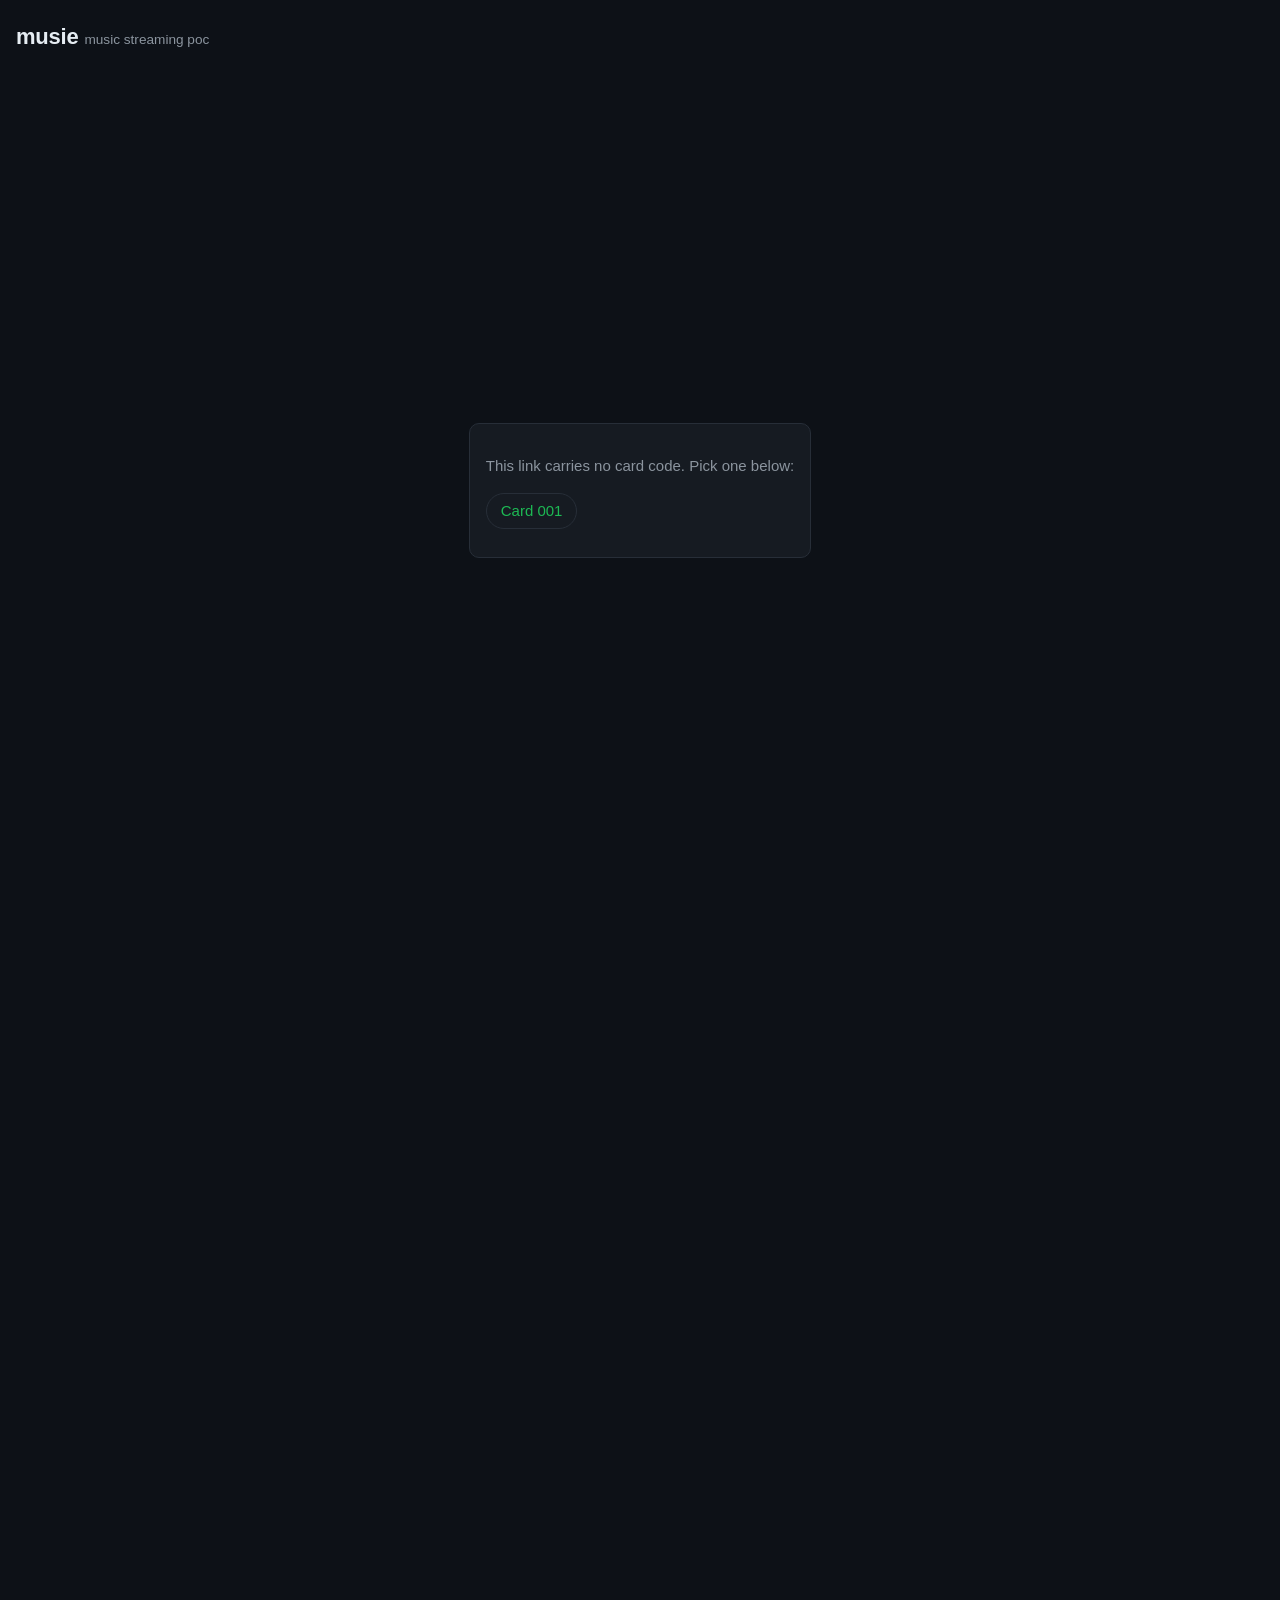
<file: listen.html>
<!doctype html>
<html lang="en">
  <head>
    <meta charset="utf-8" />
    <meta name="viewport" content="width=device-width, initial-scale=1" />
    <title>musie — listen</title>
    <link rel="stylesheet" href="styles.css" />
    <style>
      /* Two full-screen panes: controls first, the embed a deliberate swipe
         away. The widget itself is untouched — full size, nothing over it,
         reachable by an ordinary scroll. */
      html {
        scroll-snap-type: y mandatory;
        scroll-behavior: smooth;
      }
      body { padding: 0; }

      .pane {
        display: flex;
        flex-direction: column;
        scroll-snap-align: start;
        padding: 20px 16px;
        min-height: 100vh;
      }
      /* The extra 24px is slack: rounding or an unusual toolbar must not let
         the top edge of the widget creep into the first view. */
      .pane.hero { min-height: calc(100vh + 24px); }

      @supports (height: 100lvh) {
        .pane { min-height: 100lvh; }
        /* lvh is the *largest* viewport — the address bar collapsing can only
           ever shrink what is visible, never reveal what is below. */
        .pane.hero { min-height: calc(100lvh + 24px); }
      }

      .pane-top { display: flex; align-items: center; justify-content: space-between; gap: 12px; }
      .pane-mid { flex: 1; display: flex; flex-direction: column; align-items: center; justify-content: center; gap: 18px; text-align: center; }
      .pane-mid .code { font-size: 13px; letter-spacing: 0.16em; text-transform: uppercase; color: var(--muted); }

      .cue { border: 0; background: none; color: var(--muted); font: inherit; font-size: 14px; padding: 12px; cursor: pointer; }
      .cue:hover { color: var(--text); filter: none; }
      .cue span { display: block; font-size: 20px; line-height: 1; margin-top: 6px; }

      .reveal-pane { max-width: 560px; margin: 0 auto; width: 100%; justify-content: center; }
      .reveal-pane h2 { margin-top: 0; }
      .reveal-pane iframe { display: block; width: 100%; border: 0; border-radius: 12px; }
    </style>
  </head>
  <body>
    <section class="pane hero">
      <div class="pane-top">
        <a class="brand" href="index.html" title="All versions">musie <span>music streaming poc</span></a>
        <div class="identity" id="chrome">
          <span class="status" id="mode">Premium session unknown</span>
        </div>
      </div>
      <div class="pane-mid" id="controls"></div>
      <button class="cue" id="cue" hidden>Scroll to see the Spotify player<span>↓</span></button>
    </section>

    <section class="pane reveal-pane" id="reveal"></section>

    <script src="https://open.spotify.com/embed/iframe-api/v1" async></script>
    <script type="module">
      import { CARDS, cardByCode } from "./src/tracks.js";
      import { premiumBadge } from "./src/chrome.js";


      const el = (tag, props = {}, children = []) => {
        const node = Object.assign(document.createElement(tag), props);
        for (const child of [].concat(children)) if (child) node.append(child);
        return node;
      };

      const controls = document.getElementById("controls");
      const revealPane = document.getElementById("reveal");
      const mode = document.getElementById("mode");
      // Reports the browser's own Spotify session, which is what decides
      // whether a full track or a 30-second preview comes back.
      const setPremium = premiumBadge(mode);
      const cue = document.getElementById("cue");

      const code = new URLSearchParams(window.location.search).get("c");
      const card = cardByCode(code);

      if (!card) {
        mode.hidden = true;
        controls.replaceChildren(
          el("div", { className: "notice" }, [
            el("p", {
              textContent: code
                ? `No card ${code} in the catalogue. Pick one below:`
                : "This link carries no card code. Pick one below:",
            }),
            el(
              "ul",
              { className: "cardlist" },
              CARDS.map((c) =>
                el("li", {}, [el("a", { href: `?c=${c.code}`, textContent: `Card ${c.code}` })]),
              ),
            ),
          ]),
        );
      } else {
        const toggle = el("button", { className: "big", textContent: "▶ Play", disabled: true });
        controls.replaceChildren(
          el("div", { className: "code", textContent: `Card ${card.code}` }),
          toggle,
        );

        const target = el("div", {});
        revealPane.replaceChildren(
          el("h2", { textContent: "The track" }),
          target,
          el("p", {
            style: "color: var(--muted); font-size: 13px; margin-top: 16px",
            textContent: "Played from Spotify.",
          }),
        );

        cue.hidden = false;
        cue.addEventListener("click", () =>
          revealPane.scrollIntoView({ behavior: "smooth" }),
        );

        window.onSpotifyIframeApiReady = (IFrameAPI) => {
          IFrameAPI.createController(
            target,
            { uri: `spotify:track:${card.id}`, width: "100%", height: 352 },
            (controller) => {
              let finished = false;
              let lastPosition = 0;

              toggle.disabled = false;
              toggle.addEventListener("click", () => {
                if (finished) {
                  controller.restart();
                  finished = false;
                  toggle.textContent = "⏸ Pause";
                  return;
                }
                controller.togglePlay();
              });

              controller.addListener("playback_update", ({ data }) => {
                const { position, duration, isPaused } = data;

                if (duration > 0) {
                  // The last tick can arrive either as position === duration or
                  // as a snap back to zero, so treat a pause that lands right
                  // at the end as the end either way.
                  const atEnd = position >= duration - 500;
                  const pausedAtEnd =
                    isPaused && position === 0 && lastPosition >= duration - 1000;
                  if (atEnd || pausedAtEnd) finished = true;
                  // Any real progress means it is running again.
                  if (!isPaused && position < duration - 1000) finished = false;
                }
                lastPosition = position;

                toggle.textContent = finished
                  ? "↻ Restart"
                  : isPaused
                    ? "▶ Play"
                    : "⏸ Pause";

                setPremium(duration);
              });
            },
          );
        };
      }
    </script>
  </body>
</html>
</file>
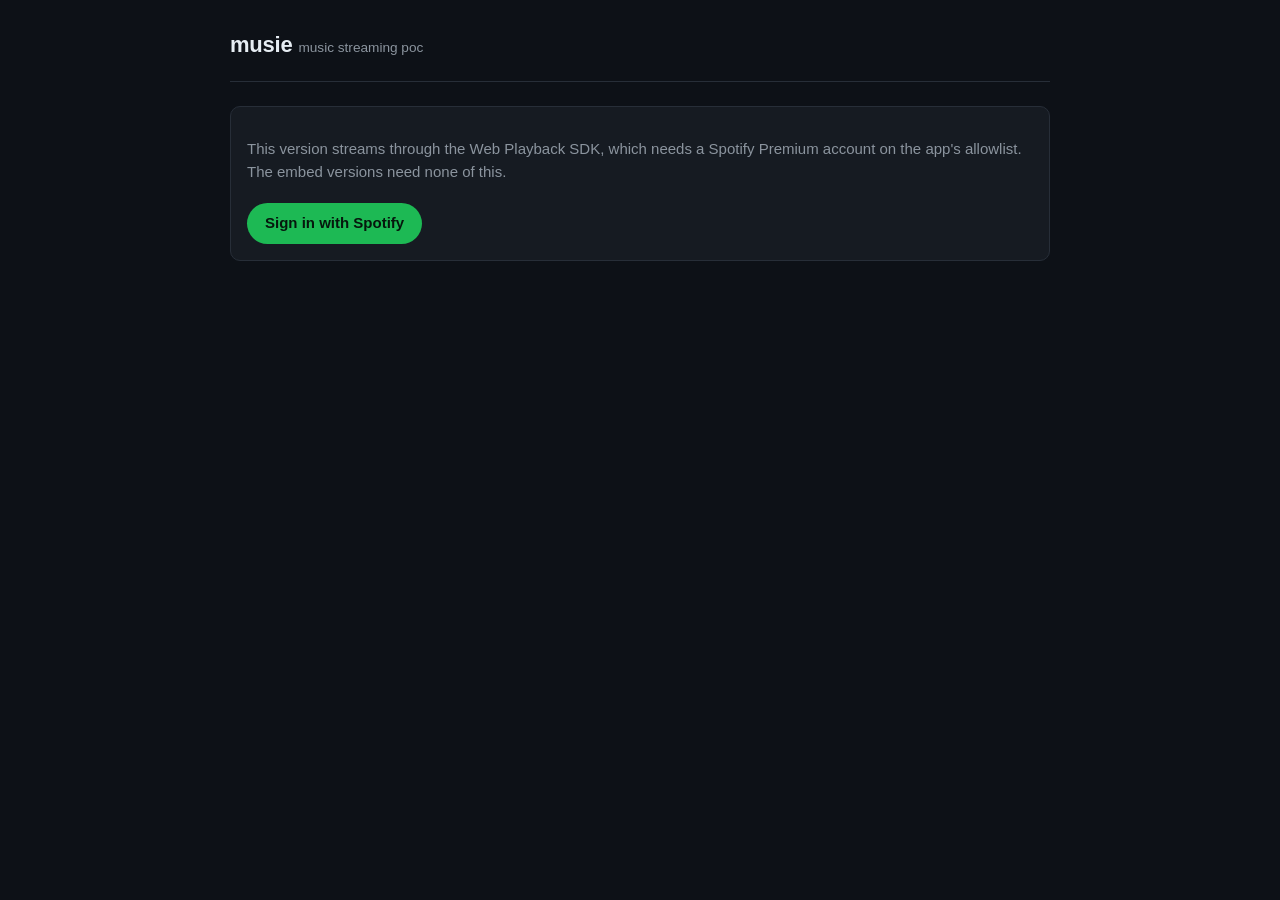
<file: player.html>
<!doctype html>
<html lang="en">
  <head>
    <meta charset="utf-8" />
    <meta name="viewport" content="width=device-width, initial-scale=1" />
    <title>musie — full player</title>
    <link rel="stylesheet" href="styles.css" />
  </head>
  <body>
    <main>
      <header>
        <a class="brand" href="index.html" title="All versions">musie <span>music streaming poc</span></a>
        <div id="session"></div>
      </header>
      <div id="view"></div>
    </main>
    <div id="nowplaying" hidden></div>
    <script src="https://sdk.scdn.co/spotify-player.js"></script>
    <script type="module" src="src/app.js"></script>
  </body>
</html>
</file>
<file: styles.css>
:root {
  color-scheme: dark;
  --bg: #0d1117;
  --panel: #161b22;
  --line: #272e38;
  --text: #e6edf3;
  --muted: #8b949e;
  --accent: #1db954;
}

* { box-sizing: border-box; }

body {
  margin: 0;
  padding: 0 16px 64px;
  background: var(--bg);
  color: var(--text);
  font: 15px/1.5 -apple-system, BlinkMacSystemFont, "Segoe UI", Helvetica, Arial, sans-serif;
}

main { max-width: 820px; margin: 0 auto; }

header {
  display: flex;
  flex-wrap: wrap;
  gap: 12px;
  align-items: center;
  justify-content: space-between;
  padding-block: 28px 20px;
  border-bottom: 1px solid var(--line);
}

h1 { font-size: 22px; margin: 0; letter-spacing: -0.01em; }
h1 span { color: var(--accent); }
h2 { font-size: 14px; text-transform: uppercase; letter-spacing: 0.08em; color: var(--muted); margin: 32px 0 12px; }
p { color: var(--muted); }

button {
  font: inherit;
  font-weight: 600;
  color: #06170d;
  background: var(--accent);
  border: 0;
  border-radius: 999px;
  padding: 9px 18px;
  cursor: pointer;
}
button:hover { filter: brightness(1.08); }
button.ghost { background: transparent; color: var(--muted); border: 1px solid var(--line); }

input {
  font: inherit;
  flex: 1;
  min-width: 0;
  color: var(--text);
  background: var(--panel);
  border: 1px solid var(--line);
  border-radius: 8px;
  padding: 9px 12px;
}
input:focus { outline: 2px solid var(--accent); outline-offset: -1px; }

form { display: flex; gap: 8px; margin-top: 24px; }

.identity { display: flex; align-items: center; gap: 10px; }
.identity img { width: 32px; height: 32px; border-radius: 50%; object-fit: cover; }

.tabs { display: flex; gap: 8px; margin-top: 20px; }

.meta { min-width: 0; flex: 1; }
.meta .title { white-space: nowrap; overflow: hidden; text-overflow: ellipsis; }
.meta .artist { color: var(--muted); font-size: 13px; white-space: nowrap; overflow: hidden; text-overflow: ellipsis; }

.notice {
  background: var(--panel);
  border: 1px solid var(--line);
  border-radius: 10px;
  padding: 16px;
  margin-top: 24px;
}
.notice.error { border-color: #6b2230; }
.notice code { background: #0b0f14; padding: 1px 5px; border-radius: 4px; font-size: 13px; }
.notice form { margin-top: 12px; }

.status {
  font-size: 12px;
  color: var(--muted);
  border: 1px solid var(--line);
  border-radius: 999px;
  padding: 3px 10px;
}
.status.ready { color: var(--accent); border-color: var(--accent); }

#nowplaying {
  position: fixed;
  inset: auto 0 0 0;
  display: flex;
  align-items: center;
  gap: 14px;
  flex-wrap: wrap;
  padding: 10px 16px;
  background: var(--panel);
  border-top: 1px solid var(--line);
}
#nowplaying[hidden] { display: none; }

#nowplaying img { width: 44px; height: 44px; border-radius: 6px; object-fit: cover; flex: none; }
#nowplaying .meta { flex: none; width: 190px; }
#nowplaying .controls { display: flex; gap: 6px; flex: none; }
#nowplaying .controls button { padding: 6px 12px; font-size: 13px; }
#nowplaying .time { color: var(--muted); font-size: 12px; font-variant-numeric: tabular-nums; flex: none; }

#nowplaying .progress {
  flex: 1;
  min-width: 140px;
  height: 6px;
  border-radius: 999px;
  background: var(--line);
  cursor: pointer;
}
#nowplaying .progress .fill {
  height: 100%;
  width: 0;
  border-radius: 999px;
  background: var(--accent);
}

@media (max-width: 560px) {
  #nowplaying .meta { width: 100%; order: -1; }
}

/* The two default actions. */
.actions {
  display: flex;
  flex-wrap: wrap;
  gap: 12px;
  margin-top: 48px;
}
button.big { font-size: 16px; padding: 14px 28px; }

/* Revealed metadata. */
.card {
  display: flex;
  flex-wrap: wrap;
  gap: 20px;
  margin-top: 28px;
  padding: 20px;
  background: var(--panel);
  border: 1px solid var(--line);
  border-radius: 14px;
}
.card > img { width: 200px; height: 200px; border-radius: 10px; object-fit: cover; }
.card-body { flex: 1; min-width: 260px; }

.card-title {
  display: block;
  font-size: 19px;
  font-weight: 600;
  color: var(--text);
  text-decoration: none;
  margin-bottom: 14px;
}
.card-title:hover { color: var(--accent); }

.card dl {
  display: grid;
  grid-template-columns: minmax(110px, auto) 1fr;
  gap: 6px 16px;
  margin: 0;
  font-size: 14px;
}
.card dt { color: var(--muted); }
.card dd { margin: 0; overflow-wrap: anywhere; }

.card details { margin-top: 18px; font-size: 13px; }
.card summary { color: var(--muted); cursor: pointer; }
.card pre {
  max-height: 320px;
  overflow: auto;
  margin: 10px 0 0;
  padding: 12px;
  background: var(--bg);
  border: 1px solid var(--line);
  border-radius: 8px;
  font-size: 12px;
}

#nowplaying { position: fixed; padding-right: 48px; }
#nowplaying .close {
  position: absolute;
  top: 6px;
  right: 10px;
  padding: 2px 8px;
  font-size: 15px;
  line-height: 1.4;
  color: var(--muted);
  background: transparent;
  border: 0;
}
#nowplaying .close:hover { color: var(--text); filter: none; }

.notice a { color: var(--accent); }
.cardlist { list-style: none; margin: 12px 0; padding: 0; display: flex; flex-wrap: wrap; gap: 8px; }
.cardlist a {
  display: inline-block;
  padding: 6px 14px;
  border: 1px solid var(--line);
  border-radius: 999px;
  text-decoration: none;
}

/* The embed, hidden behind a blur until the listener pauses. */
.stage { position: relative; margin-top: 28px; border-radius: 12px; overflow: hidden; }
.stage iframe { display: block; width: 100%; border: 0; }

.stage .frame { transition: filter 0.45s ease, transform 0.45s ease; }
.stage[data-revealed="false"] .frame {
  /* Scaled up so the blur has pixels to sample at the edges. */
  filter: blur(22px);
  transform: scale(1.1);
}

.stage .veil {
  position: absolute;
  inset: 0;
  display: grid;
  place-items: center;
  background: rgba(13, 17, 23, 0.35);
}
.stage[data-revealed="true"] .veil { display: none; }
.stage .veil button:disabled { opacity: 0.6; cursor: progress; }

.signin {
  font-size: 13px;
  font-weight: 600;
  color: var(--text);
  text-decoration: none;
  border: 1px solid var(--line);
  border-radius: 999px;
  padding: 6px 14px;
}
.signin:hover { border-color: var(--accent); color: var(--accent); }

/* Brand mark, linking back to the version index. */
.brand {
  font-size: 22px;
  font-weight: 600;
  letter-spacing: -0.01em;
  color: var(--text);
  text-decoration: none;
}
.brand span { color: var(--muted); font-weight: 400; font-size: 0.62em; letter-spacing: 0; }
.brand:hover { opacity: 0.8; }

a.identity { text-decoration: none; color: inherit; }

/* Version index. */
.version {
  display: block;
  margin-top: 12px;
  padding: 16px 18px;
  background: var(--panel);
  border: 1px solid var(--line);
  border-radius: 12px;
  color: inherit;
  text-decoration: none;
}
.version:hover { border-color: var(--accent); }
.version-head { display: flex; align-items: center; gap: 10px; }
.version-title { font-size: 16px; font-weight: 600; }
.version p { margin: 6px 0 0; font-size: 14px; }

.rule { border: 0; border-top: 2px solid var(--line); margin: 48px 0 0; }

/* Pros and cons under each version. */
.points { list-style: none; margin: 12px 0 0; padding: 0; font-size: 13.5px; }
.points li {
  display: flex;
  gap: 8px;
  align-items: baseline;
  padding: 2px 0;
  color: var(--muted);
}
.points li::before { flex: none; font-weight: 700; }
.points .pro::before { content: "✓"; color: var(--accent); }
.points .con::before { content: "✕"; color: #e5657f; }

/* Prose pages. */
.lede { font-size: 15px; max-width: 60ch; }
.doc { margin-top: 32px; max-width: 68ch; }
.doc h3 { font-size: 15px; margin: 32px 0 8px; }
.doc p { color: var(--muted); }
.doc strong { color: var(--text); }
.doc code { background: var(--panel); padding: 1px 5px; border-radius: 4px; font-size: 0.9em; }
.doc a { color: var(--accent); }

.doc blockquote {
  margin: 12px 0;
  padding: 10px 16px;
  border-left: 3px solid var(--accent);
  background: var(--panel);
  color: var(--text);
  font-size: 14px;
}

.table-wrap { overflow-x: auto; margin-top: 12px; }
.doc table { border-collapse: collapse; width: 100%; font-size: 13.5px; }
.doc th, .doc td { text-align: left; padding: 8px 12px; border-bottom: 1px solid var(--line); }
.doc th { color: var(--muted); font-weight: 600; }
.doc td.ok { color: var(--accent); }
.doc td.bad { color: #e5657f; }

/* Standing conclusion callout. */
.info {
  margin-top: 28px;
  padding: 16px 18px;
  background: var(--panel);
  border: 1px solid var(--line);
  border-left: 3px solid var(--accent);
  border-radius: 10px;
}
.info-head {
  display: flex;
  align-items: center;
  gap: 8px;
  font-weight: 600;
  font-size: 14px;
  letter-spacing: 0.02em;
}
.info-head span { color: var(--accent); font-size: 16px; }
.info p { margin: 8px 0 0; color: var(--muted); font-size: 14px; max-width: 70ch; }

.reveal-pane audio { width: 100%; margin-top: 8px; }
</file>
<file: design-system/components/musy-components.css>
/* ═══════════════════════════════════════════════════════════════════════════
   MUSY — LAYER 2 · COMPONENT STYLES
   ═══════════════════════════════════════════════════════════════════════════
   Every declaration below resolves to a Layer 1 token, or to arithmetic over
   Layer 1 tokens. There is no literal colour, no literal space, no literal
   motion value in this file. The two exceptions are documented token gaps and
   come from tokens/musy-foundations-amendments.css, not from here.

   The only bare numbers in this file are:
     · unitless multipliers inside calc() over a token   (var(--sp-1) * 2)
     · 0 / 0deg / 100% / 50% — geometric identities, not design values
     · 1px hairlines that Layer 1 itself defines as --border-width-hairline
       (always referenced by token, never written as 1px)

   LOAD ORDER
     musy-foundations.css → musy-foundations-amendments.css → THIS FILE

   CARD FLOOR
     --musy-card-min (196px) is the third documented literal, and the only one
     that is a measurement rather than a hairline. It is the narrowest a
     selectable card can be and still hold its full anatomy — media, headline,
     two description lines, badge row — without the badges going one-per-line.
     Layer 1 has no card-scale track token to derive it from; this is token gap
     G4, and the constant lives here until Layer 1 absorbs it. Shared by §07
     Radio image cards and §13 Radio cards so the two grids cannot drift.      */

:root { --musy-card-min: 196px; }

/* ═══════════════════════════════════════════════════════════════════════════

   STATE MODEL — base-ui (@base-ui/react v1)
     Every component is built on a base-ui primitive, so state comes from
     base-ui's own data attributes on the part itself — NOT from a hidden input
     and a sibling selector. base-ui's Switch.Root and Radio.Root each render a
     focusable element with the hidden <input> beside it, which is why
     .musy-switch__track and .musy-radio__body ARE the primitives' roots.
       hover     :hover              (pointer: fine only — see §0)
       active    :active             [data-pressed]
       focus     :focus-visible      — never :focus (Layer 1 policy)
       disabled  :disabled           [data-disabled]
       checked   [data-checked]  /  unchecked [data-unchecked]
       pressed   [aria-pressed="true"]  (Toggle)
       loading   [data-loading]
       invalid   [data-invalid]      (base-ui Field.Root, Layer 1 feedback-error)

   NAMING  .musy-<component>[__<part>][--<variant>]
   ═══════════════════════════════════════════════════════════════════════════ */


/* ═══ 0 · SHARED PRIMITIVES ════════════════════════════════════════════════ */

/* Hover is a capability, not a state. Applying :hover on a touch device leaves
   the hover fill stuck after tap — which on a one-handed mobile app is the most
   common false affordance there is. Every hover rule in this file is nested in
   this query. */
@media (hover: hover) and (pointer: fine) { /* opened per-component below */ }

/* The single focus indicator. Defined once, referenced by every control.
   2.4.11: --focus-ring-clearance is the padding an overflow:hidden ancestor
   must carry so the ring is never clipped. */
.musy-focusable:focus-visible,
.musy-icon-btn:focus-visible,
.musy-btn:focus-visible,
.musy-switch__track:focus-visible,
.musy-radio__body:focus-visible,
.musy-field__control:focus-visible,
.musy-wizard__trigger:focus-visible,
.musy-radio-card__body:focus-visible,
.musy-rcard__body:focus-visible,
.musy-lightbox__close:focus-visible,
.musy-msg__dismiss:focus-visible,
.musy-carousel__dot:focus-visible,
.musy-carousel__slide:focus-visible,
[data-force~="focus"] {
  outline: var(--focus-ring);
  outline-offset: var(--focus-ring-offset);
}

/* Screen-reader-only. Used for the loading announcement and for a Switch whose
   visible label is suppressed by the consuming app. */
.musy-sr-only {
  position: absolute;
  width: var(--border-width-hairline);
  height: var(--border-width-hairline);
  padding: 0;
  margin: calc(var(--border-width-hairline) * -1);
  overflow: hidden;
  clip-path: inset(50%);
  white-space: nowrap;
  border: 0;
}


/* ═══ 1 · ICON ═════════════════════════════════════════════════════════════
   A sized, stroke-correct wrapper around a static Lucide glyph.
   Colour is inherited (currentColor) so an icon in a button is automatically
   the button's foreground — one less token binding to get wrong.            */

.musy-icon {
  display: inline-block;
  flex-shrink: 0;
  width: var(--icon-size-md);
  height: var(--icon-size-md);
  stroke: currentColor;
  stroke-width: var(--icon-stroke);
  fill: none;
  stroke-linecap: round;
  stroke-linejoin: round;
  vertical-align: middle;
}

.musy-icon--sm { width: var(--icon-size-sm); height: var(--icon-size-sm);
                 /* G1 token gap — PROVISIONAL until Layer 1 absorbs it */
                 stroke-width: var(--icon-stroke-sm); }
.musy-icon--md { width: var(--icon-size-md); height: var(--icon-size-md); }
.musy-icon--lg { width: var(--icon-size-lg); height: var(--icon-size-lg); }
.musy-icon--xl { width: var(--icon-size-xl); height: var(--icon-size-xl); }

/* Optical centring on cap height when the icon sits beside text. Layer 1
   defines the nudge; only text-adjacent icons take it. */
.musy-icon--inline { transform: translateY(var(--icon-optical-nudge)); }

/* Tones. A meaningful icon must take a >=3:1 token (1.4.11); these are the
   only tones offered, and all of them clear it. */
.musy-icon--muted   { color: var(--on-surface-muted); }
.musy-icon--strong  { color: var(--on-surface); }
.musy-icon--primary { color: var(--interactive-primary-on-subtle); }
.musy-icon--info    { color: var(--feedback-info-icon); }
.musy-icon--warning { color: var(--feedback-warning-icon); }
.musy-icon--success { color: var(--feedback-success-icon); }
.musy-icon--error   { color: var(--feedback-error-icon); }

/* Animation is opt-in and double-gated: the consuming app sets
   data-animate="on" from a user setting, and this query removes it again for
   prefers-reduced-motion. There is no animated default anywhere in the system. */
.musy-icon[data-animate="on"] {
  transition: transform var(--motion-emphasis);
}
@media (prefers-reduced-motion: reduce) {
  .musy-icon[data-animate="on"] { transition: none; animation: none !important; }
}


/* ═══ 2 · ICON BUTTON ══════════════════════════════════════════════════════
   APG button. Square, radius-full, label lives in aria-label and is reused
   verbatim by the tooltip.                                                  */

.musy-icon-btn {
  --musy-icon-btn-size: var(--target-primary);
  position: relative;
  display: inline-flex;
  align-items: center;
  justify-content: center;
  flex-shrink: 0;
  width: var(--musy-icon-btn-size);
  height: var(--musy-icon-btn-size);
  padding: 0;
  border: var(--border-width-regular) var(--border-style-solid) transparent;
  border-radius: var(--radius-control);
  background: none;
  font: inherit;
  cursor: pointer;
  -webkit-tap-highlight-color: transparent;
  transition: background-color var(--motion-toggle),
              border-color var(--motion-toggle),
              color var(--motion-toggle);
}

.musy-icon-btn--min      { --musy-icon-btn-size: var(--target-min); }
.musy-icon-btn--primary-size { --musy-icon-btn-size: var(--target-primary); }
.musy-icon-btn--comfort  { --musy-icon-btn-size: var(--target-comfort); }
.musy-icon-btn--guided   { --musy-icon-btn-size: var(--target-guided); }

/* --target-min (24px) is below 2.5.8's 24px-with-spacing floor unless it is
   spaced. It is permitted only inline in prose, and the consuming layout owes
   it --sp-2 of clear space on every side. */
.musy-icon-btn--min { margin: var(--sp-2); }

.musy-icon-btn--primary {
  background-color: var(--interactive-primary);
  border-color: var(--interactive-primary-border);
  color: var(--interactive-primary-on);
}
.musy-icon-btn--secondary {
  background-color: var(--surface-raised);
  border-color: var(--border-strong);
  color: var(--on-surface);
}
.musy-icon-btn--ghost {
  background-color: var(--interactive-ghost);
  border-color: transparent;
  color: var(--interactive-ghost-on);
}

@media (hover: hover) and (pointer: fine) {
  .musy-icon-btn--primary:hover:not(:disabled):not([data-loading]),
  .musy-icon-btn--primary[data-force~="hover"] {
    background-color: var(--interactive-primary-hover);
  }
  .musy-icon-btn--secondary:hover:not(:disabled):not([data-loading]),
  .musy-icon-btn--secondary[data-force~="hover"] {
    background-color: var(--interactive-ghost-hover);
    border-color: var(--sand-8);
  }
  .musy-icon-btn--ghost:hover:not(:disabled):not([data-loading]),
  .musy-icon-btn--ghost[data-force~="hover"] {
    background-color: var(--interactive-ghost-hover);
  }
}

.musy-icon-btn--primary:active:not(:disabled),
.musy-icon-btn--primary[data-pressed]:not(:disabled),
.musy-icon-btn--primary[data-force~="active"] {
  background-color: var(--interactive-primary-active);
}
.musy-icon-btn--secondary:active:not(:disabled),
.musy-icon-btn--secondary[data-pressed]:not(:disabled),
.musy-icon-btn--ghost:active:not(:disabled),
.musy-icon-btn--ghost[data-pressed]:not(:disabled),
.musy-icon-btn--secondary[data-force~="active"],
.musy-icon-btn--ghost[data-force~="active"] {
  background-color: var(--interactive-ghost-active);
}

.musy-icon-btn:disabled,
.musy-icon-btn[data-disabled] {
  cursor: not-allowed;
}
.musy-icon-btn--primary:disabled,
.musy-icon-btn--primary[data-disabled] {
  background-color: var(--interactive-primary-disabled);
  border-color: transparent;
  color: var(--interactive-primary-on-disabled);
}
.musy-icon-btn--secondary:disabled,
.musy-icon-btn--secondary[data-disabled] {
  background-color: var(--interactive-primary-disabled);
  border-color: transparent;
  color: var(--on-surface-disabled);
}
.musy-icon-btn--ghost:disabled,
.musy-icon-btn--ghost[data-disabled] {
  background-color: var(--interactive-ghost-disabled);
  color: var(--interactive-ghost-on-disabled);
}

/* Loading. The glyph is replaced by a spinner, the button keeps its footprint
   so the layout does not jump, and the state is announced in a live region by
   the component (colour and motion alone would not announce it). */
.musy-icon-btn[data-loading] { cursor: progress; }
.musy-icon-btn[data-loading] .musy-icon { visibility: hidden; }

.musy-spinner {
  position: absolute;
  width: var(--icon-size-md);
  height: var(--icon-size-md);
  border: var(--border-width-thick) var(--border-style-solid) currentColor;
  border-top-color: transparent;
  border-radius: var(--radius-full);
  animation: musy-spin var(--motion-duration-slower) linear infinite;
}
@keyframes musy-spin { to { transform: rotate(360deg); } }
/* The spinner slot is always rendered so the loading swap cannot reflow the
   button; it is revealed by the loading state alone. */
.musy-icon-btn:not([data-loading]) .musy-spinner,
.musy-btn:not([data-loading]) .musy-spinner { display: none; }
/* Reduced motion: Layer 1 collapses the duration to 1ms, which would spin the
   ring at 1000rps. A spinner is the one place where collapsing duration is the
   wrong answer, so the animation is dropped entirely and the ring holds still —
   the live-region text is what communicates the state. */
@media (prefers-reduced-motion: reduce) {
  .musy-spinner { animation: none; border-top-color: currentColor; opacity: 0.55; }
}

/* Tooltip — desktop only, on hover AND focus (1.4.13: hover-only fails).
   Text comes from the button's own aria-label, so the string is authored once. */
.musy-icon-btn__tooltip {
  /* base-ui Tooltip.Popup — positioning, collision detection and the portal are
     the primitive's job, so this rule is purely appearance. Layer 1's --z-* was
     built for exactly this portal-based layering. */
  z-index: var(--z-tooltip);
  padding: var(--sp-1) var(--sp-2);
  border-radius: var(--radius-xs);
  background-color: var(--surface-inverse);
  color: var(--on-surface-inverse);
  font-family: var(--type-label-md-family);
  font-size: var(--type-label-md-size);
  font-weight: var(--type-label-md-weight);
  line-height: var(--type-label-md-line);
  letter-spacing: var(--type-label-md-tracking);
  white-space: nowrap;
  pointer-events: none;
  transition: opacity var(--motion-toggle);
}
/* base-ui drives the enter/exit through these two attributes. */
.musy-icon-btn__tooltip[data-starting-style],
.musy-icon-btn__tooltip[data-ending-style] { opacity: 0; }
/* Coarse pointers get no tooltip at all — the label is already the accessible
   name, and a touch-triggered tooltip would sit under the finger. */
@media (hover: none), (pointer: coarse) {
  .musy-icon-btn__tooltip { display: none; }
}
/* Which pointer types open it, and the hover+focus requirement (1.4.13), are
   configured on Tooltip.Root in IconButton.tsx — not here. */


/* ═══ 4 · CTA BUTTON ═══════════════════════════════════════════════════════
   APG button. Pill geometry from the Figma button; padding and height from
   Layer 1 (the Figma 10/20 padding yielded a 37px control, below 2.5.8).    */

.musy-btn {
  --musy-btn-target: var(--target-primary);
  display: inline-flex;
  align-items: center;
  justify-content: center;
  gap: var(--space-gap-inline);
  min-height: var(--musy-btn-target);
  padding: var(--space-inset-control);
  border: var(--border-width-regular) var(--border-style-solid) transparent;
  border-radius: var(--radius-control);
  background: none;
  font-family: var(--type-label-lg-family);
  font-size: var(--type-label-lg-size);
  font-weight: var(--type-label-lg-weight);
  line-height: var(--type-label-lg-line);
  letter-spacing: var(--type-label-lg-tracking);
  text-align: center;
  text-decoration: none;
  cursor: pointer;
  -webkit-tap-highlight-color: transparent;
  transition: background-color var(--motion-toggle),
              border-color var(--motion-toggle),
              color var(--motion-toggle);
}

/* --target-guided is the assisted-use variant (Decision 4). It raises the
   target, not the type — the label step is a separate prop. */
.musy-btn--guided { --musy-btn-target: var(--target-guided); padding-inline: var(--sp-6); }
.musy-btn--comfort { --musy-btn-target: var(--target-comfort); }

/* Full-width on mobile is a layout decision the consumer makes, not a variant
   the button assumes. */
.musy-btn--block { display: flex; width: 100%; }

.musy-btn--primary {
  background-color: var(--interactive-primary);
  border-color: var(--interactive-primary-border);
  color: var(--interactive-primary-on);
}
.musy-btn--secondary {
  background-color: var(--surface-raised);
  border-color: var(--border-strong);
  color: var(--on-surface);
}
.musy-btn--ghost {
  background-color: var(--interactive-ghost);
  border-color: transparent;
  color: var(--interactive-ghost-on);
}

@media (hover: hover) and (pointer: fine) {
  .musy-btn--primary:hover:not(:disabled):not([data-loading]),
  .musy-btn--primary[data-force~="hover"] {
    background-color: var(--interactive-primary-hover);
  }
  .musy-btn--secondary:hover:not(:disabled):not([data-loading]),
  .musy-btn--secondary[data-force~="hover"] {
    background-color: var(--interactive-ghost-hover);
    border-color: var(--sand-8);
  }
  .musy-btn--ghost:hover:not(:disabled):not([data-loading]),
  .musy-btn--ghost[data-force~="hover"] {
    background-color: var(--interactive-ghost-hover);
  }
}

.musy-btn--primary:active:not(:disabled),
.musy-btn--primary[data-pressed]:not(:disabled),
.musy-btn--primary[data-force~="active"] {
  background-color: var(--interactive-primary-active);
}
.musy-btn--secondary:active:not(:disabled),
.musy-btn--secondary[data-pressed]:not(:disabled),
.musy-btn--ghost:active:not(:disabled),
.musy-btn--ghost[data-pressed]:not(:disabled),
.musy-btn--secondary[data-force~="active"],
.musy-btn--ghost[data-force~="active"] {
  background-color: var(--interactive-ghost-active);
}

/* ── accent-styled solids ────────────────────────────────────────────────────
   Literal placeholder names (Decision 3). Same six states as primary, from the
   accent families' own solved tokens — note -on differs per family: ocher and
   purple are light solids, so their foreground is theme-conditional where
   terracotta's is not. That is exactly why these are separate variants and not
   a hue swap on primary. */
.musy-btn--accent-placeholder1 {
  background-color: var(--interactive-accent-placeholder1);
  border-color: var(--interactive-accent-placeholder1-border);
  color: var(--interactive-accent-placeholder1-on);
}
.musy-btn--accent-placeholder2 {
  background-color: var(--interactive-accent-placeholder2);
  border-color: var(--interactive-accent-placeholder2-border);
  color: var(--interactive-accent-placeholder2-on);
}
@media (hover: hover) and (pointer: fine) {
  .musy-btn--accent-placeholder1:hover:not(:disabled):not([data-loading]),
  .musy-btn--accent-placeholder1[data-force~="hover"] {
    background-color: var(--interactive-accent-placeholder1-hover);
  }
  .musy-btn--accent-placeholder2:hover:not(:disabled):not([data-loading]),
  .musy-btn--accent-placeholder2[data-force~="hover"] {
    background-color: var(--interactive-accent-placeholder2-hover);
  }
}
.musy-btn--accent-placeholder1:active:not(:disabled),
.musy-btn--accent-placeholder1[data-pressed]:not(:disabled),
.musy-btn--accent-placeholder1[data-force~="active"] {
  background-color: var(--interactive-accent-placeholder1-active);
}
.musy-btn--accent-placeholder2:active:not(:disabled),
.musy-btn--accent-placeholder2[data-pressed]:not(:disabled),
.musy-btn--accent-placeholder2[data-force~="active"] {
  background-color: var(--interactive-accent-placeholder2-active);
}
.musy-btn--accent-placeholder1:disabled, .musy-btn--accent-placeholder1[data-disabled] {
  background-color: var(--interactive-accent-placeholder1-disabled);
  border-color: transparent;
  color: var(--interactive-accent-placeholder1-on-disabled);
}
.musy-btn--accent-placeholder2:disabled, .musy-btn--accent-placeholder2[data-disabled] {
  background-color: var(--interactive-accent-placeholder2-disabled);
  border-color: transparent;
  color: var(--interactive-accent-placeholder2-on-disabled);
}

.musy-btn:disabled, .musy-btn[data-disabled] { cursor: not-allowed; }
.musy-btn--primary:disabled, .musy-btn--primary[data-disabled] {
  background-color: var(--interactive-primary-disabled);
  border-color: transparent;
  color: var(--interactive-primary-on-disabled);
}
.musy-btn--secondary:disabled, .musy-btn--secondary[data-disabled] {
  background-color: var(--interactive-primary-disabled);
  border-color: transparent;
  color: var(--on-surface-disabled);
}
.musy-btn--ghost:disabled, .musy-btn--ghost[data-disabled] {
  background-color: var(--interactive-ghost-disabled);
  color: var(--interactive-ghost-on-disabled);
}

.musy-btn[data-loading] { cursor: progress; position: relative; }
.musy-btn[data-loading] .musy-btn__label,
.musy-btn[data-loading] .musy-icon { visibility: hidden; }
.musy-btn[data-loading] .musy-spinner {
  left: 50%; top: 50%; margin-left: calc(var(--icon-size-md) / -2);
  margin-top: calc(var(--icon-size-md) / -2);
}

/* A button label is a label step, so it does not wrap by default; German
   compounds get an explicit two-line escape instead of silent truncation. */
.musy-btn__label { text-wrap: var(--text-wrap-body); }
.musy-btn--wrap { min-height: var(--musy-btn-target); height: auto; }
.musy-btn--wrap .musy-btn__label { white-space: normal; }


/* ═══ 5 · SWITCH ═══════════════════════════════════════════════════════════
   base-ui Switch (`@base-ui/react/switch`). Switch.Root is the TRACK and is
   the focusable element; Switch.Thumb is the knob. base-ui renders the hidden
   <input> itself, so there is no input rule here and no sibling selector.
   Track geometry is derived from --icon-size-lg and --sp-1 — no invented px.  */

.musy-switch {
  --musy-switch-knob: var(--icon-size-lg);                              /* 24px */
  --musy-switch-pad: var(--sp-1);                                       /*  4px */
  --musy-switch-h: calc(var(--musy-switch-knob) + var(--musy-switch-pad) * 2);
  --musy-switch-w: calc(var(--musy-switch-knob) * 2 + var(--musy-switch-pad) * 3);
  display: flex;
  align-items: center;
  gap: var(--space-gap-related);
  min-height: var(--target-primary);   /* the ROW is the 44px target, not the track */
  cursor: pointer;
}
.musy-switch--guided { min-height: var(--target-guided); }
.musy-switch--reverse { flex-direction: row-reverse; justify-content: space-between; }

/* Switch.Root */
.musy-switch__track {
  position: relative;
  flex-shrink: 0;
  display: block;
  box-sizing: border-box;
  width: var(--musy-switch-w);
  height: var(--musy-switch-h);
  padding: 0;
  border: var(--border-width-regular) var(--border-style-solid) var(--border-strong);
  border-radius: var(--radius-full);
  background-color: var(--surface-sunken);
  cursor: pointer;
  -webkit-tap-highlight-color: transparent;
  transition: background-color var(--motion-toggle),
              border-color var(--motion-toggle);
}

/* Switch.Thumb */
.musy-switch__knob {
  position: absolute;
  top: 0; left: 0;
  display: grid;
  place-items: center;
  width: var(--musy-switch-knob);
  height: var(--musy-switch-knob);
  margin: calc(var(--musy-switch-pad) - var(--border-width-regular));
  border-radius: var(--radius-full);
  background-color: var(--surface-raised);
  box-shadow: var(--elevation-1);
  color: var(--on-surface-muted);
  transition: transform var(--motion-toggle),
              background-color var(--motion-toggle),
              color var(--motion-toggle);
}

/* ON. Fill + knob travel + glyph swap: three cues, so the state never rests on
   colour alone (1.4.1). */
.musy-switch__track[data-checked] {
  background-color: var(--interactive-primary);
  border-color: var(--interactive-primary-border);
}
.musy-switch__track[data-checked] .musy-switch__knob {
  transform: translateX(calc(var(--musy-switch-knob) + var(--musy-switch-pad)));
  color: var(--interactive-primary-on-subtle);
}

/* Accent-styled switches (Decision 3 — literal placeholder names). */
.musy-switch--accent-placeholder1 .musy-switch__track[data-checked] {
  background-color: var(--interactive-accent-placeholder1);
  border-color: var(--interactive-accent-placeholder1-border);
}
.musy-switch--accent-placeholder1 .musy-switch__track[data-checked] .musy-switch__knob {
  color: var(--interactive-accent-placeholder1-on-subtle);
}
.musy-switch--accent-placeholder2 .musy-switch__track[data-checked] {
  background-color: var(--interactive-accent-placeholder2);
  border-color: var(--interactive-accent-placeholder2-border);
}
.musy-switch--accent-placeholder2 .musy-switch__track[data-checked] .musy-switch__knob {
  color: var(--interactive-accent-placeholder2-on-subtle);
}

/* The embedded check / x. Both live in the knob; only one is visible.
   Sized against the KNOB, not the label: Layer 1's label-lg → icon-md pairing
   would overflow a 24px knob, so the pairing is knob-relative here. */
.musy-switch__glyph { grid-area: 1 / 1; transition: opacity var(--motion-toggle); }
.musy-switch__glyph[data-state="hidden"] { opacity: 0; }

@media (hover: hover) and (pointer: fine) {
  .musy-switch__track[data-unchecked]:hover:not([data-disabled]),
  .musy-switch__track[data-force~="hover"][data-unchecked] {
    background-color: var(--interactive-ghost-hover);
  }
  .musy-switch__track[data-checked]:hover:not([data-disabled]),
  .musy-switch__track[data-force~="hover"][data-checked] {
    background-color: var(--interactive-primary-hover);
  }
}
.musy-switch__track[data-unchecked]:active:not([data-disabled]),
.musy-switch__track[data-force~="active"][data-unchecked] {
  background-color: var(--interactive-ghost-active);
}
.musy-switch__track[data-checked]:active:not([data-disabled]),
.musy-switch__track[data-force~="active"][data-checked] {
  background-color: var(--interactive-primary-active);
}

.musy-switch__track[data-disabled] {
  background-color: var(--interactive-primary-disabled);
  border-color: var(--border-subtle);
  cursor: not-allowed;
}
.musy-switch__track[data-disabled] .musy-switch__knob {
  box-shadow: none;
  color: var(--on-surface-disabled);
}
.musy-switch:has(.musy-switch__track[data-disabled]) { cursor: not-allowed; }
.musy-switch:has(.musy-switch__track[data-disabled]) .musy-switch__label { color: var(--on-surface-disabled); }

.musy-switch__label {
  font-family: var(--type-label-lg-family);
  font-size: var(--type-label-lg-size);
  font-weight: var(--type-label-lg-weight);
  line-height: var(--type-label-lg-line);
  letter-spacing: var(--type-label-lg-tracking);
  color: var(--on-surface);
  text-wrap: var(--text-wrap-body);
  cursor: pointer;
}


/* ═══ 6 · RADIO GROUP — TEXT ONLY ══════════════════════════════════════════
   base-ui RadioGroup + Radio (`@base-ui/react/radio-group`, `/radio`), with
   base-ui Fieldset supplying the group name. Radio.Root IS the row
   (.musy-radio__body) — it is the focusable element and it carries
   [data-checked] / [data-disabled], so no hidden-input sibling selector is
   needed. Roving arrow-key focus comes from RadioGroup.

   Selection is carried by THREE cues: tinted fill, a step from
   --border-width-regular to --border-width-thick, and a check glyph. Strip the
   hue and the state is still readable (1.4.1), which is what makes
   prefers-contrast: more work with no special case.                          */

.musy-radio-group {
  display: flex;
  flex-direction: column;
  gap: var(--space-gap-stack);
  border: 0;
  padding: 0;
  margin: 0;
  min-inline-size: 0;   /* fieldset defaults to min-content — this releases it */
}
.musy-radio-group__legend {
  padding: 0;
  margin-block-end: var(--space-gap-related);
  font-family: var(--type-heading-sm-family);
  font-size: var(--type-heading-sm-size);
  font-weight: var(--type-heading-sm-weight);
  line-height: var(--type-heading-sm-line);
  letter-spacing: var(--type-heading-sm-tracking);
  color: var(--on-surface);
  text-wrap: var(--text-wrap-heading);
  max-width: var(--measure-heading);
}
.musy-radio-group__hint {
  margin-block-end: var(--space-gap-stack);
  font-family: var(--type-body-md-family);
  font-size: var(--type-body-md-size);
  font-weight: var(--type-body-md-weight);
  line-height: var(--type-body-md-line);
  color: var(--on-surface-muted);
  text-wrap: var(--text-wrap-body);
  max-width: var(--measure-body);
}

/* Radio.Root */
.musy-radio__body {
  display: flex;
  align-items: center;
  gap: var(--space-gap-related);
  box-sizing: border-box;
  width: 100%;
  min-height: var(--target-comfort);
  padding: var(--space-inset-control);
  border: var(--border-width-regular) var(--border-style-solid) var(--border-strong);
  border-radius: var(--radius-card);
  background-color: var(--surface-raised);
  cursor: pointer;
  text-align: start;
  -webkit-tap-highlight-color: transparent;
  transition: background-color var(--motion-toggle),
              border-color var(--motion-toggle);
}
.musy-radio-group--guided .musy-radio__body { min-height: var(--target-guided); }

/* The marker. Circle at rest; fills and reveals its check when selected. */
.musy-radio__marker {
  position: relative;
  display: grid;
  place-items: center;
  flex-shrink: 0;
  box-sizing: border-box;
  width: var(--icon-size-lg);
  height: var(--icon-size-lg);
  border: var(--border-width-regular) var(--border-style-solid) var(--border-strong);
  border-radius: var(--radius-full);
  color: transparent;
  transition: background-color var(--motion-toggle),
              border-color var(--motion-toggle),
              color var(--motion-toggle);
}
.musy-radio__label {
  font-family: var(--type-body-md-family);
  font-size: var(--type-body-md-size);
  font-weight: var(--type-body-md-weight);
  line-height: var(--type-body-md-line);
  color: var(--on-surface);
  /* max 2 lines. NOT a clip: the component measures overflow and, when the
     string would be cut, renders it unclamped instead of hiding meaning.
     See docs/07-components.md §7.6 A11y and open question 15. */
  text-wrap: var(--text-wrap-body);
  hyphens: var(--text-hyphens);
  overflow-wrap: break-word;
  display: -webkit-box;
  -webkit-box-orient: vertical;
  -webkit-line-clamp: 2;
  overflow: hidden;
}
.musy-radio--no-clamp .musy-radio__label,
.musy-radio__body--no-clamp .musy-radio__label {
  display: block;
  -webkit-line-clamp: none;
  overflow: visible;
}

@media (hover: hover) and (pointer: fine) {
  .musy-radio__body[data-unchecked]:hover:not([data-disabled]),
  .musy-radio__body[data-force~="hover"] {
    background-color: var(--interactive-ghost-hover);
  }
}
.musy-radio__body[data-unchecked]:active:not([data-disabled]),
.musy-radio__body[data-force~="active"] {
  background-color: var(--interactive-ghost-active);
}

/* SELECTED — primary */
.musy-radio__body[data-checked] {
  background-color: var(--interactive-primary-subtle);
  border-color: var(--interactive-primary-border);
  border-width: var(--border-width-thick);
}
.musy-radio__body[data-checked] .musy-radio__marker {
  background-color: var(--interactive-primary);
  border-color: var(--interactive-primary-border);
  border-width: var(--border-width-thick);
  color: var(--interactive-primary-on);
}
.musy-radio__body[data-checked] .musy-radio__label { color: var(--interactive-primary-on-subtle); }

/* SELECTED — accent placeholder 1 */
.musy-radio-group--accent-placeholder1 .musy-radio__body[data-checked] {
  background-color: var(--interactive-accent-placeholder1-subtle);
  border-color: var(--interactive-accent-placeholder1-border);
  border-width: var(--border-width-thick);
}
.musy-radio-group--accent-placeholder1 .musy-radio__body[data-checked] .musy-radio__marker {
  background-color: var(--interactive-accent-placeholder1);
  border-color: var(--interactive-accent-placeholder1-border);
  border-width: var(--border-width-thick);
  color: var(--interactive-accent-placeholder1-on);
}
.musy-radio-group--accent-placeholder1 .musy-radio__body[data-checked] .musy-radio__label {
  color: var(--interactive-accent-placeholder1-on-subtle);
}

/* SELECTED — accent placeholder 2 */
.musy-radio-group--accent-placeholder2 .musy-radio__body[data-checked] {
  background-color: var(--interactive-accent-placeholder2-subtle);
  border-color: var(--interactive-accent-placeholder2-border);
  border-width: var(--border-width-thick);
}
.musy-radio-group--accent-placeholder2 .musy-radio__body[data-checked] .musy-radio__marker {
  background-color: var(--interactive-accent-placeholder2);
  border-color: var(--interactive-accent-placeholder2-border);
  border-width: var(--border-width-thick);
  color: var(--interactive-accent-placeholder2-on);
}
.musy-radio-group--accent-placeholder2 .musy-radio__body[data-checked] .musy-radio__label {
  color: var(--interactive-accent-placeholder2-on-subtle);
}

/* DISABLED */
.musy-radio__body[data-disabled] {
  background-color: var(--interactive-primary-disabled);
  border-color: var(--border-subtle);
  border-width: var(--border-width-regular);
  cursor: not-allowed;
}
.musy-radio__body[data-disabled] .musy-radio__label { color: var(--on-surface-disabled); }
.musy-radio__body[data-disabled] .musy-radio__marker { border-color: var(--on-surface-disabled); }

/* INVALID — from base-ui Field.Root, or set on the group. Colour + border +
   the Message the group renders below. */
.musy-radio-group[data-invalid] .musy-radio__body,
.musy-radio__body[data-invalid] {
  border-color: var(--feedback-error-border);
}
.musy-radio-group__error { margin-block-start: var(--space-gap-related); }


/* ═══ 7 · RADIO GROUP — IMAGE + TEXT ═══════════════════════════════════════
   Same base-ui primitives and the same selection semantics as §6; different
   container, grid, and truncation behaviour — which is why it is a separate
   component, not an image prop. Column counts bind to Layer 1's breakpoint
   table, not to guessed widths.

   CARD FLOOR — 196px. Below that the media crops to a thumbnail and the label
   starts hyphenating, so the column count yields before the card does.

   The column table is expressed as a CAP plus a FLOOR rather than as viewport
   steps, because this component is mounted inside narrow containers — the
   proof's theme panels, §19's viewport frames, the MVP's sidebar column — and a
   viewport-keyed media query cannot see them: a 3-column rule fired inside a
   381px panel and three 196px tracks overflowed it by 255px. auto-fit reads the
   container, so the count now falls out of the space actually available.
     · max(floor, (100% - 3 gaps) / 4)  caps the grid at four columns
     · min(100%, …)                     stops the floor forcing a scrollbar in a
                                        container narrower than one card
   Shared with §13 — see --musy-card-min.                                     */

.musy-radio-card-group {
  display: grid;
  /* 4-col system, container-driven */
  grid-template-columns: repeat(auto-fit, minmax(min(100%, max(var(--musy-card-min), calc((100% - 3 * var(--grid-gap)) / 4))), 1fr));
  gap: var(--grid-gap);
  border: 0; padding: 0; margin: 0;
  min-inline-size: 0;
}

/* Radio.Root */
.musy-radio-card__body {
  display: flex;
  flex-direction: column;
  gap: var(--space-gap-inline);
  box-sizing: border-box;
  width: 100%;
  padding: 0 0 var(--sp-2);
  border: var(--border-width-regular) var(--border-style-solid) var(--border-strong);
  border-radius: var(--radius-card);
  background-color: var(--surface-raised);
  overflow: hidden;
  cursor: pointer;
  -webkit-tap-highlight-color: transparent;
  transition: background-color var(--motion-toggle), border-color var(--motion-toggle);
}
/* 2.4.11: overflow:hidden above would clip the focus ring, so the ring is on
   the body and the clearance is paid by the group's grid gap
   (--grid-gap >= --focus-ring-clearance at every breakpoint). */

.musy-radio-card__media {
  position: relative;
  aspect-ratio: 1 / 1;              /* from the Figma card: 152 wide × 150 media */
  background-color: var(--surface-sunken);
  background-size: cover;
  background-position: center;
}
.musy-radio-card__media img {
  display: block; width: 100%; height: 100%;
  object-fit: cover;
}
/* The selected check floats over the media so it is visible without shifting
   the label — the non-colour cue for a card whose text is short. */
.musy-radio-card__check {
  position: absolute;
  inset-block-start: var(--sp-2);
  inset-inline-end: var(--sp-2);
  display: grid; place-items: center;
  box-sizing: border-box;
  width: var(--icon-size-lg);
  height: var(--icon-size-lg);
  border: var(--border-width-thick) var(--border-style-solid) transparent;
  border-radius: var(--radius-full);
  background-color: transparent;
  color: transparent;
  transition: background-color var(--motion-toggle), color var(--motion-toggle),
              border-color var(--motion-toggle);
}
.musy-radio-card__label {
  padding-inline: var(--sp-2);
  font-family: var(--type-body-md-family);
  font-size: var(--type-body-md-size);
  font-weight: var(--type-body-md-weight);
  line-height: var(--type-body-md-line);
  color: var(--on-surface);
  text-align: center;
  /* Card labels are NEVER clamped — a 2-col mobile grid at 393px is exactly
     where a German compound needs three lines, and the card can grow.
     overflow-wrap is the safety net BELOW hyphenation: "Partnerschaft" in a
     109px column has no legal hyphenation point close enough to the start, and
     the body carries overflow:hidden for the media's rounded corners — so
     without this the word is cut mid-glyph instead of wrapped. hyphens:auto
     also needs a lang attribute on an ancestor to do anything at all. */
  text-wrap: var(--text-wrap-body);
  hyphens: var(--text-hyphens);
  overflow-wrap: break-word;
}

@media (hover: hover) and (pointer: fine) {
  .musy-radio-card__body[data-unchecked]:hover:not([data-disabled]),
  .musy-radio-card__body[data-force~="hover"] {
    background-color: var(--interactive-ghost-hover);
  }
}
.musy-radio-card__body[data-unchecked]:active:not([data-disabled]),
.musy-radio-card__body[data-force~="active"] {
  background-color: var(--interactive-ghost-active);
}

.musy-radio-card__body[data-checked] {
  background-color: var(--interactive-primary-subtle);
  border-color: var(--interactive-primary-border);
  border-width: var(--border-width-thick);
}
.musy-radio-card__body[data-checked] .musy-radio-card__check {
  background-color: var(--interactive-primary);
  border-color: var(--interactive-primary-on);
  color: var(--interactive-primary-on);
}
.musy-radio-card__body[data-checked] .musy-radio-card__label {
  color: var(--interactive-primary-on-subtle);
}

.musy-radio-card-group--accent-placeholder1 .musy-radio-card__body[data-checked] {
  background-color: var(--interactive-accent-placeholder1-subtle);
  border-color: var(--interactive-accent-placeholder1-border);
  border-width: var(--border-width-thick);
}
.musy-radio-card-group--accent-placeholder1 .musy-radio-card__body[data-checked] .musy-radio-card__check {
  background-color: var(--interactive-accent-placeholder1);
  border-color: var(--interactive-accent-placeholder1-on);
  color: var(--interactive-accent-placeholder1-on);
}
.musy-radio-card-group--accent-placeholder2 .musy-radio-card__body[data-checked] {
  background-color: var(--interactive-accent-placeholder2-subtle);
  border-color: var(--interactive-accent-placeholder2-border);
  border-width: var(--border-width-thick);
}
.musy-radio-card-group--accent-placeholder1 .musy-radio-card__body[data-checked] .musy-radio-card__label {
  color: var(--interactive-accent-placeholder1-on-subtle);
}
.musy-radio-card-group--accent-placeholder2 .musy-radio-card__body[data-checked] .musy-radio-card__label {
  color: var(--interactive-accent-placeholder2-on-subtle);
}
.musy-radio-card-group--accent-placeholder2 .musy-radio-card__body[data-checked] .musy-radio-card__check {
  background-color: var(--interactive-accent-placeholder2);
  border-color: var(--interactive-accent-placeholder2-on);
  color: var(--interactive-accent-placeholder2-on);
}

.musy-radio-card__body[data-disabled] {
  background-color: var(--interactive-primary-disabled);
  border-color: var(--border-subtle);
  cursor: not-allowed;
}
.musy-radio-card__body[data-disabled] .musy-radio-card__label { color: var(--on-surface-disabled); }
.musy-radio-card__body[data-disabled] .musy-radio-card__media { opacity: 0.5; }

/* Empty state — the group has no options to offer. */
.musy-radio-card-group__empty {
  grid-column: 1 / -1;
}


/* ═══ 8 · CAROUSEL ═════════════════════════════════════════════════════════
   Replaces Process Visualisation (v0.1) as the way a sequence is shown: one
   step at a time, neighbours peeking, so a five-step onboarding costs one
   screen instead of a scroll.

   APG: Carousel (basic, no auto-rotation — so no rotation control is owed).
   Semantic HTML: <ol>, because the order is still the content; the scroll
   container is the <ol> itself and each <li> is a slide labelled "n of m".

   Mechanics are native: scroll-snap + overflow, so touch drag and trackpad
   swipe work with no script. The consuming app only owns the selected index
   (for the dots and the scale) and calls scrollTo() on the viewport.

   Geometry is container-relative (cqi), not viewport-relative: the carousel
   sits inside a Content Box on the onboarding screen, and a slide must be 66%
   of THAT, not of the window. Percentages can't be used here — a percentage
   basis inside a padded track resolves against the padded box and compounds.

   2.5.8: dots are 12px visually but carry a --target-min (24px) hit area.
   2.3.3 / 2.3.1: the only motion is the scale and the snap scroll, both on
   --motion-toggle, and Layer 1 collapses every duration under
   prefers-reduced-motion.                                                  */

.musy-carousel {
  /* One slide's share of the carousel's own inline size. */
  --musy-carousel-slide: 66cqi;
  container-type: inline-size;
  display: flex;
  flex-direction: column;
  gap: var(--sp-4);
}

/* Narrow container: a 66% slide leaves too little for the headline once the
   German string is 30% longer, so the slide takes more of the width and the
   peek shrinks to a hint. */
@container (max-width: 420px) {
  .musy-carousel__viewport { --musy-carousel-slide: 82cqi; }
}

.musy-carousel__viewport {
  position: relative;
  display: flex;
  align-items: stretch;
  gap: var(--sp-5);
  /* Centres the first and last slide too — without the end padding they can
     only ever snap to an edge. */
  padding-inline: calc(50cqi - var(--musy-carousel-slide) / 2);
  /* 2.4.11 — the ring on a focused slide must not be clipped by the scroller. */
  padding-block: var(--focus-ring-clearance);
  margin: 0;
  list-style: none;
  overflow-x: auto;
  overflow-y: hidden;
  overscroll-behavior-inline: contain;
  scroll-snap-type: x mandatory;
  /* No scroll-behavior: smooth. Programmatic slide changes land instantly and
     the card scale carries the transition — a smooth scroll animation is
     silently dropped wherever reduced motion is in force, which would leave
     dots and viewport disagreeing. */
  scrollbar-width: none;
}
.musy-carousel__viewport::-webkit-scrollbar { display: none; }

.musy-carousel__slide {
  flex: 0 0 var(--musy-carousel-slide);
  min-inline-size: 0;
  display: flex;
  scroll-snap-align: center;
}

.musy-carousel__card {
  display: flex;
  flex-direction: column;
  align-items: center;
  justify-content: center;
  gap: var(--space-gap-stack);
  inline-size: 100%;
  padding: var(--sp-5);
  text-align: center;
  background-color: var(--surface-raised);
  border: var(--border-width-hairline) var(--border-style-solid) var(--border-subtle);
  border-radius: var(--radius-card);
  /* Off-centre slides sit back. Scale only — no opacity fade: dimmed text
     would drop below 4.5:1 (1.4.3) while still being read.
     Not transitioned: the scale and border ARE the selected state, and a
     transitioned property renders its start value until the clock advances —
     under forced reduced motion, or in any paused/throttled frame, that
     leaves the centred card looking unselected. The snap scroll is the
     movement; this is just state. */
  transform: scale(0.9);
}
.musy-carousel__slide[data-current="true"] .musy-carousel__card {
  transform: scale(1);
  border-color: var(--musy-rest-border);
}

/* A peeking neighbour is a shortcut to itself — tapping the visible frame is
   the gesture people try first. Pointer only on the off-centre cards: the
   centred one has nowhere to go, and a pointer there is a false affordance.
   Not a <button>: the dots are the accessible, focusable control for the same
   action, so this stays a redundant pointer shortcut rather than a second tab
   stop announcing the same four destinations. */
@media (hover: hover) and (pointer: fine) {
  .musy-carousel__slide:not([data-current="true"]) .musy-carousel__card { cursor: pointer; }
}

/* The XXL icon. Layer 1 stops at --icon-size-xl (32px), so the optical weight
   comes from the badge around it, not from a larger glyph.
   [OPEN · G3] If onboarding wants a genuinely XXL glyph, Layer 1 needs
   --icon-size-xxl (48px). Not invented here. */
.musy-carousel__badge {
  display: grid;
  place-items: center;
  flex-shrink: 0;
  inline-size: var(--target-guided);
  block-size: var(--target-guided);
  border: var(--border-width-regular) var(--border-style-solid) var(--musy-rest-border);
  border-radius: var(--radius-full);
  background-color: var(--musy-rest-fill);
  color: var(--musy-rest-on);
}

.musy-carousel__title {
  margin: 0;
  font-family: var(--type-heading-sm-family);
  font-size: var(--type-heading-sm-size);
  font-weight: var(--type-heading-sm-weight);
  line-height: var(--type-heading-sm-line);
  letter-spacing: var(--type-heading-sm-tracking);
  color: var(--on-surface);
  text-wrap: var(--text-wrap-heading);
  max-width: var(--measure-heading);
  hyphens: var(--text-hyphens);
}

/* Controls: prev at the start, next at the end, dots between. Same row as the
   reference pattern, so the thumb never leaves the bottom of the card. */
.musy-carousel__controls {
  display: flex;
  align-items: center;
  justify-content: space-between;
  gap: var(--sp-3);
}
.musy-carousel__dots {
  display: flex;
  flex: 1 1 auto;
  flex-wrap: wrap;
  align-items: center;
  justify-content: center;
  gap: var(--sp-1);
}

/* 2.5.8: the mark is 12px, the button is 24px. */
.musy-carousel__dot {
  display: inline-grid;
  place-items: center;
  min-inline-size: var(--target-min);
  min-block-size: var(--target-min);
  padding: 0;
  border: 0;
  background: none;
  color: inherit;
  cursor: pointer;
}
.musy-carousel__dot-mark {
  display: inline-flex;
  align-items: center;
  justify-content: center;
  block-size: var(--sp-3);
  min-inline-size: var(--sp-3);
  border-radius: var(--radius-full);
  background-color: var(--border-strong);
  overflow: hidden;
}
.musy-carousel__dot[aria-current="true"] .musy-carousel__dot-mark {
  block-size: var(--target-min);
  padding-inline: var(--sp-3);
  background-color: var(--musy-sel-fill);
  color: var(--musy-sel-on);
}
/* The label rides inside the active pill. Capped at --measure-heading so a
   long German ordinal cannot push the dots row into a second line. */
.musy-carousel__dot-label {
  max-inline-size: 0;
  opacity: 0;
  white-space: nowrap;
  font-family: var(--type-label-md-family);
  font-size: var(--type-label-md-size);
  font-weight: var(--type-label-md-weight);
  line-height: var(--type-label-md-line);
  letter-spacing: var(--type-label-md-tracking);
}
.musy-carousel__dot[aria-current="true"] .musy-carousel__dot-label {
  max-inline-size: var(--measure-heading);
  opacity: 1;
}
@media (hover: hover) and (pointer: fine) {
  .musy-carousel__dot:hover:not([aria-current="true"]) .musy-carousel__dot-mark {
    background-color: var(--on-surface-muted);
  }
}


/* ═══ 8b · PROCESS VISUALISATION — RETIRED ═════════════════════════════════
   Superseded by 8 · Carousel. Kept only so the v0.1 clickdummy still renders;
   no new screen should reach for it.                                        */

.musy-process {
  display: flex;
  flex-direction: column;
  gap: 0;
  list-style: none;
  padding: 0;
  margin: 0;
  counter-reset: musy-step;
}
.musy-process__step {
  display: flex;
  align-items: flex-start;
  gap: var(--space-gap-stack);
  counter-increment: musy-step;
}
.musy-process__badge {
  display: grid;
  place-items: center;
  flex-shrink: 0;
  width: var(--target-primary);
  height: var(--target-primary);
  border: var(--border-width-regular) var(--border-style-solid) var(--interactive-primary-border);
  border-radius: var(--radius-full);
  background-color: var(--interactive-primary-subtle);
  color: var(--interactive-primary-on-subtle);
}
.musy-process__text { display: flex; flex-direction: column; gap: var(--sp-1); padding-block-start: var(--sp-1); }
.musy-process__ordinal {
  font-family: var(--type-label-md-family);
  font-size: var(--type-label-md-size);
  font-weight: var(--type-label-md-weight);
  line-height: var(--type-label-md-line);
  letter-spacing: var(--type-label-md-tracking);
  color: var(--on-surface-muted);
}
.musy-process__title {
  margin: 0;
  font-family: var(--type-heading-sm-family);
  font-size: var(--type-heading-sm-size);
  font-weight: var(--type-heading-sm-weight);
  line-height: var(--type-heading-sm-line);
  letter-spacing: var(--type-heading-sm-tracking);
  color: var(--on-surface);
  text-wrap: var(--text-wrap-heading);
  max-width: var(--measure-heading);
}
.musy-process__body {
  margin: 0;
  font-family: var(--type-body-md-family);
  font-size: var(--type-body-md-size);
  font-weight: var(--type-body-md-weight);
  line-height: var(--type-body-md-line);
  color: var(--on-surface-muted);
  text-wrap: var(--text-wrap-body);
  max-width: var(--measure-body);
  hyphens: var(--text-hyphens);
}
/* The divider: a vertical run with an arrowhead. Centred on the STACK, not on
   the badge column — it belongs to the whole step sequence rather than to the
   badge rail, and centring it keeps the rhythm symmetrical however wide the
   text column gets. Decorative — the <ol> carries the sequence. */
.musy-process__divider {
  display: flex;
  flex-direction: column;
  align-items: center;
  gap: 0;
  width: 100%;
  /* Symmetrical: --space-gap-stack above and below. The arrow belongs to the
     sequence, not to either neighbouring step, so it sits evenly between them.
     The line itself carries the visual pull toward the next step. */
  padding-block: var(--space-gap-stack);
  color: var(--border-strong);
}
.musy-process__divider-line {
  width: var(--border-width-thick);
  height: var(--sp-5);
  background-color: currentColor;
}


/* ═══ 9 · CONTENT BOX ══════════════════════════════════════════════════════
   No APG pattern (not interactive, not a landmark). Semantic HTML: <article>
   with a heading, so it appears in the document outline as a unit.
   Heading and body type steps are PROPS, applied as data attributes below —
   the box does not hardcode a pair.                                         */

.musy-box {
  display: flex;
  flex-direction: column;
  gap: var(--space-gap-related);
  padding: var(--space-inset-card);
  border: var(--border-width-regular) var(--border-style-solid) var(--border-subtle);
  border-radius: var(--radius-card);
  background-color: var(--surface-raised);
}
/* The dashed treatment, from the Figma screen container. G2 token gap —
   PROVISIONAL until Layer 1 absorbs --border-style-dashed.
   The dash GAP is not independently settable in CSS: every engine derives dash
   and gap from the border width, so the airier dash the review asked for comes
   from stepping this edge to --border-width-thick. A real dash-length /
   dash-gap pair would be a Layer 1 addition (G2b), not a local invention. */
.musy-box--dashed {
  border-style: var(--border-style-dashed);
  border-width: var(--border-width-thick);
  border-color: var(--border-subtle);
}
.musy-box--sunken { background-color: var(--surface-sunken); }
.musy-box--plain  { border-color: transparent; background-color: transparent; padding: 0; }

.musy-box__headline { margin: 0; color: var(--on-surface); text-wrap: var(--text-wrap-heading); max-width: var(--measure-heading); }
.musy-box__text     { margin: 0; color: var(--on-surface-muted); text-wrap: var(--text-wrap-body); max-width: var(--measure-body); hyphens: var(--text-hyphens); }
.musy-box__slot     { display: flex; flex-direction: column; gap: var(--space-gap-stack); }

/* ── type-step utilities ─────────────────────────────────────────────────────
   Any component that takes a type step as a prop emits one of these. This is
   the whole type scale, once, so a component never re-declares a step.      */
[data-type-step="display-xl"] { font-family: var(--type-display-xl-family); font-size: var(--type-display-xl-size); font-weight: var(--type-display-xl-weight); line-height: var(--type-display-xl-line); letter-spacing: var(--type-display-xl-tracking); }
[data-type-step="display-lg"] { font-family: var(--type-display-lg-family); font-size: var(--type-display-lg-size); font-weight: var(--type-display-lg-weight); line-height: var(--type-display-lg-line); letter-spacing: var(--type-display-lg-tracking); }
[data-type-step="stage"]      { font-family: var(--type-stage-family);      font-size: var(--type-stage-size);      font-weight: var(--type-stage-weight);      line-height: var(--type-stage-line);      letter-spacing: var(--type-stage-tracking); }
[data-type-step="heading-lg"] { font-family: var(--type-heading-lg-family); font-size: var(--type-heading-lg-size); font-weight: var(--type-heading-lg-weight); line-height: var(--type-heading-lg-line); letter-spacing: var(--type-heading-lg-tracking); }
[data-type-step="heading-md"] { font-family: var(--type-heading-md-family); font-size: var(--type-heading-md-size); font-weight: var(--type-heading-md-weight); line-height: var(--type-heading-md-line); letter-spacing: var(--type-heading-md-tracking); }
[data-type-step="heading-sm"] { font-family: var(--type-heading-sm-family); font-size: var(--type-heading-sm-size); font-weight: var(--type-heading-sm-weight); line-height: var(--type-heading-sm-line); letter-spacing: var(--type-heading-sm-tracking); }
[data-type-step="body-lg"]    { font-family: var(--type-body-lg-family);    font-size: var(--type-body-lg-size);    font-weight: var(--type-body-lg-weight);    line-height: var(--type-body-lg-line); }
[data-type-step="body-md"]    { font-family: var(--type-body-md-family);    font-size: var(--type-body-md-size);    font-weight: var(--type-body-md-weight);    line-height: var(--type-body-md-line); }
[data-type-step="body-sm"]    { font-family: var(--type-body-sm-family);    font-size: var(--type-body-sm-size);    font-weight: var(--type-body-sm-weight);    line-height: var(--type-body-sm-line); letter-spacing: var(--type-body-sm-tracking); }
[data-type-step="label-lg"]   { font-family: var(--type-label-lg-family);   font-size: var(--type-label-lg-size);   font-weight: var(--type-label-lg-weight);   line-height: var(--type-label-lg-line); letter-spacing: var(--type-label-lg-tracking); }
[data-type-step="label-md"]   { font-family: var(--type-label-md-family);   font-size: var(--type-label-md-size);   font-weight: var(--type-label-md-weight);   line-height: var(--type-label-md-line); letter-spacing: var(--type-label-md-tracking); }


/* ═══ 10 · MESSAGE ═════════════════════════════════════════════════════════
   Content Box's shape at control padding. Every variant carries surface +
   border + icon + text — four cues, never a solid fill (1.4.1).            */

.musy-msg {
  display: grid;
  grid-template-columns: auto minmax(0, 1fr) auto;
  gap: var(--space-gap-related);
  padding: var(--space-inset-control);
  border: var(--border-width-regular) var(--border-style-solid);
  border-radius: var(--radius-card);
}
.musy-msg--info    { background-color: var(--feedback-info-surface);    border-color: var(--feedback-info-border);    color: var(--feedback-info-text); }
.musy-msg--warning { background-color: var(--feedback-warning-surface); border-color: var(--feedback-warning-border); color: var(--feedback-warning-text); }
.musy-msg--success { background-color: var(--feedback-success-surface); border-color: var(--feedback-success-border); color: var(--feedback-success-text); }
.musy-msg--error   { background-color: var(--feedback-error-surface);   border-color: var(--feedback-error-border);   color: var(--feedback-error-text); }

.musy-msg__icon { padding-block-start: var(--sp-1); }
.musy-msg--info    .musy-msg__icon { color: var(--feedback-info-icon); }
.musy-msg--warning .musy-msg__icon { color: var(--feedback-warning-icon); }
.musy-msg--success .musy-msg__icon { color: var(--feedback-success-icon); }
.musy-msg--error   .musy-msg__icon { color: var(--feedback-error-icon); }

.musy-msg__main { display: flex; flex-direction: column; gap: var(--space-gap-related); min-width: 0; }
.musy-msg__headline { margin: 0; color: inherit; text-wrap: var(--text-wrap-heading); }
.musy-msg__text { margin: 0; color: inherit; text-wrap: var(--text-wrap-body); hyphens: var(--text-hyphens); max-width: var(--measure-body); }
.musy-msg__action { margin-block-start: var(--sp-1); align-self: flex-start; }

/* Dismiss is a ghost icon button at --target-min, spaced per 2.5.8. It sits in
   the third grid column so it never reflows the text. */
.musy-msg__dismiss {
  align-self: start;
  display: grid; place-items: center;
  width: var(--target-primary); height: var(--target-primary);
  margin: calc(var(--sp-2) * -1);
  padding: 0;
  border: 0; border-radius: var(--radius-full);
  background: none; color: inherit;
  cursor: pointer;
  transition: background-color var(--motion-toggle);
}
@media (hover: hover) and (pointer: fine) {
  .musy-msg__dismiss:hover,
  .musy-msg__dismiss[data-force~="hover"] { background-color: var(--interactive-ghost-hover); }
}
.musy-msg__dismiss:active { background-color: var(--interactive-ghost-active); }

/* Entrance. Travel comes from a token so reduced motion flattens it to zero. */
.musy-msg[data-entering] { animation: musy-msg-in var(--motion-enter) both; }
@keyframes musy-msg-in {
  from { opacity: 0; transform: translateY(var(--motion-travel-sm)); }
  to   { opacity: 1; transform: translateY(0); }
}


/* ═══ 11 · CONTENT LIST ════════════════════════════════════════════════════
   Semantic HTML: <dl>. Each row is a de-emphasised term plus a content area;
   that is a description list, not a table and not a <ul>.                   */

.musy-clist {
  display: flex;
  flex-direction: column;
  gap: var(--space-gap-stack);
  margin: 0;
}
.musy-clist__row {
  display: grid;
  grid-template-columns: minmax(0, 1fr);
  gap: var(--sp-1);
}
/* base-ui Separator between rows — a real role="separator", not a border that
   assistive tech cannot see. The last row has none, so the list does not end
   on a rule. */
.musy-clist__rule {
  height: var(--border-width-hairline);
  border: 0;
  margin: 0;
  background-color: var(--border-subtle);
}

/* The term stays ABOVE its content — reading as that row's headline — until
   --bp-lg. It used to switch at --bp-md, but at 768px a German label plus a
   12rem column left the content squeezed against a wrapped two-line term; the
   stacked arrangement reads better for longer, so the two-column form starts
   one breakpoint later. */
@media (min-width: 1024px) {
  .musy-clist__row { grid-template-columns: minmax(0, 12rem) minmax(0, 1fr); gap: var(--space-gap-stack); align-items: start; }
}

.musy-clist__term {
  margin: 0;
  font-family: var(--type-body-sm-family);
  font-size: var(--type-body-sm-size);
  font-weight: var(--type-body-sm-weight);
  line-height: var(--type-body-sm-line);
  letter-spacing: var(--type-body-sm-tracking);
  color: var(--on-surface-muted);
  text-wrap: var(--text-wrap-body);
}
.musy-clist__def {
  margin: 0;
  display: flex;
  flex-direction: column;
  gap: var(--space-gap-related);
  color: var(--on-surface);
  text-wrap: var(--text-wrap-body);
  hyphens: var(--text-hyphens);
  max-width: var(--measure-body);
}
.musy-clist__media {
  width: 100%;
  border-radius: var(--radius-input);
  background-color: var(--surface-sunken);
  aspect-ratio: 16 / 9;
  overflow: hidden;
}
.musy-clist__media img { display: block; width: 100%; height: 100%; object-fit: cover; }

/* Bullet and numbered content. Kept as display:block list items rather than a
   flex/grid stack, because a flex or grid item is no longer display:list-item
   and silently loses its marker — the marker IS the semantics here. */
.musy-clist__bullets,
.musy-clist__numbers {
  margin: 0;
  padding-inline-start: var(--sp-5);
  color: inherit;
}
.musy-clist__bullets { list-style: disc; }
.musy-clist__numbers { list-style: decimal; }
.musy-clist__bullets > li,
.musy-clist__numbers > li {
  text-wrap: var(--text-wrap-body);
  hyphens: var(--text-hyphens);
}
.musy-clist__bullets > li + li,
.musy-clist__numbers > li + li { margin-block-start: var(--sp-1); }
.musy-clist__bullets > li::marker,
.musy-clist__numbers > li::marker { color: var(--on-surface-muted); }
.musy-clist__empty { color: var(--on-surface-muted); }


/* ═══ 12 · LOGO ════════════════════════════════════════════════════════════
   One asset, both themes (Decision: no distinct dark asset). Sizes are the two
   the brief names; they are logo geometry, not spacing, so they are declared
   here as component constants rather than borrowed from an unrelated scale.  */

.musy-logo { display: inline-flex; align-items: center; gap: var(--space-gap-inline); }
.musy-logo__mark { display: block; width: auto; height: var(--icon-size-lg); }        /* nav — 24px */
.musy-logo--splash .musy-logo__mark { height: calc(var(--icon-size-xl) * 3); }        /* splash — 96px */
.musy-logo__wordmark {
  font-family: var(--type-heading-sm-family);
  font-size: var(--type-heading-sm-size);
  font-weight: var(--type-heading-sm-weight);
  line-height: var(--type-heading-sm-line);
  letter-spacing: var(--type-heading-sm-tracking);
  color: var(--on-surface);
}
.musy-logo--splash .musy-logo__wordmark {
  font-family: var(--type-display-lg-family);
  font-size: var(--type-display-lg-size);
  font-weight: var(--type-display-lg-weight);
  line-height: var(--type-display-lg-line);
  letter-spacing: var(--type-display-lg-tracking);
}
.musy-logo--splash { flex-direction: column; gap: var(--space-gap-stack); }


/* ═══ 13 · RADIO CARDS ═════════════════════════════════════════════════════
   Content Box's anatomy (media, headline, body, meta) made SELECTABLE with
   Radio Group image's selection semantics. It is a third radio component
   rather than a variant of 7.7 because the content is different in kind: a
   card here carries a description, so it is read rather than scanned, and the
   responsive rule inverts — a rich card cannot survive a two-up grid at 393px.

   Mobile is a LIST (one column, media beside the text), tablet a two-up grid,
   desktop three-up — but as a container-driven cap, not viewport media queries:
   this group sits in the MVP's sidebar column and in the proof's theme panels,
   where a viewport-keyed two-up rule overflowed a 381px container by 35px.

   CARD FLOOR — 196px, the same --musy-card-min as §07, capped at three columns.
   A card narrower than 196px cannot hold a headline, two lines of description
   and a badge row without the badges wrapping one-per-line, so the grid drops a
   column instead.                                                            */

.musy-rcard-group {
  display: grid;
  /* list → two-up → three-up, driven by the container */
  grid-template-columns: repeat(auto-fit, minmax(min(100%, max(var(--musy-card-min), calc((100% - 2 * var(--grid-gap)) / 3))), 1fr));
  gap: var(--grid-gap);
  border: 0; padding: 0; margin: 0;
  min-inline-size: 0;
  /* The card anatomy switches on the GROUP's width, not the viewport's — see
     the .musy-rcard__body rules below. Without this the two halves disagree:
     a 381px panel would get a correct one-up grid holding stacked cards that
     were laid out for a desktop three-up. */
  container-type: inline-size;
  container-name: musy-rcard-group;
}

/* Radio.Root — the whole card is the control, so the target is the card and
   there is no separate hit area to miss (2.5.8 is satisfied by a wide margin). */
.musy-rcard__body {
  position: relative;
  display: grid;
  grid-template-columns: var(--musy-rcard-media) minmax(0, 1fr);   /* list rows */
  grid-template-areas: "media text";
  align-items: start;
  gap: var(--space-gap-stack);
  box-sizing: border-box;
  width: 100%;
  padding: var(--space-inset-card);
  border: var(--border-width-regular) var(--border-style-solid) var(--border-strong);
  border-radius: var(--radius-card);
  background-color: var(--surface-raised);
  text-align: start;
  cursor: pointer;
  -webkit-tap-highlight-color: transparent;
  transition: background-color var(--motion-toggle), border-color var(--motion-toggle);
}
/* The list thumbnail is a square at the height of the text block's first two
   lines — derived from --target-guided rather than picked, so it steps with the
   touch scale instead of drifting from it. */
.musy-rcard__body { --musy-rcard-media: var(--target-guided); }

/* From --bp-md the card stacks: full-bleed media above the text. The media then
   spans the padding, which is why it is pulled out by the inset rather than the
   card losing its padding. */
/* From --bp-md WORTH OF GROUP WIDTH the card stacks: full-bleed media above the
   text. Same threshold as before, measured against the container instead of the
   viewport, so a narrow panel keeps the list form the §13 contract promises.
   The media then spans the padding, which is why it is pulled out by the inset
   rather than the card losing its padding. */
@container musy-rcard-group (min-width: 768px) {
  .musy-rcard__body {
    grid-template-columns: minmax(0, 1fr);
    grid-template-areas: "media" "text";
    gap: var(--space-gap-related);
  }
}

.musy-rcard__media {
  grid-area: media;
  position: relative;
  aspect-ratio: 1 / 1;
  overflow: hidden;
  border-radius: var(--radius-input);
  background-color: var(--surface-sunken);
}
.musy-rcard__media img { display: block; width: 100%; height: 100%; object-fit: cover; }
@container musy-rcard-group (min-width: 768px) {
  .musy-rcard__media {
    aspect-ratio: 16 / 9;
    margin: calc(var(--space-inset-card) * -1) calc(var(--space-inset-card) * -1) 0;
    border-radius: var(--radius-input) var(--radius-input) 0 0;
  }
}

/* Selected check, over the media. Same treatment as 7.7 so the two radio
   families cannot teach two different selection languages. */
.musy-rcard__check {
  position: absolute;
  inset-block-start: var(--sp-2);
  inset-inline-end: var(--sp-2);
  display: grid; place-items: center;
  box-sizing: border-box;
  width: var(--icon-size-lg);
  height: var(--icon-size-lg);
  border: var(--border-width-thick) var(--border-style-solid) transparent;
  border-radius: var(--radius-full);
  background-color: transparent;
  color: transparent;
  transition: background-color var(--motion-toggle), color var(--motion-toggle),
              border-color var(--motion-toggle);
}

.musy-rcard__text {
  grid-area: text;
  display: flex;
  flex-direction: column;
  gap: var(--sp-1);
  min-width: 0;
}
.musy-rcard__headline {
  margin: 0;
  color: var(--on-surface);
  text-wrap: var(--text-wrap-heading);
}
.musy-rcard__desc {
  margin: 0;
  color: var(--on-surface-muted);
  text-wrap: var(--text-wrap-body);
  hyphens: var(--text-hyphens);
}
/* The meta label. Last in the DOM and last in the reading order, de-emphasised
   — it qualifies the card, it does not name it. */
.musy-rcard__label {
  margin-block-start: var(--sp-1);
  font-family: var(--type-label-md-family);
  font-size: var(--type-label-md-size);
  font-weight: var(--type-label-md-weight);
  line-height: var(--type-label-md-line);
  letter-spacing: var(--type-label-md-tracking);
  color: var(--on-surface-muted);
}

@media (hover: hover) and (pointer: fine) {
  .musy-rcard__body[data-unchecked]:hover:not([data-disabled]),
  .musy-rcard__body[data-force~="hover"] { background-color: var(--interactive-ghost-hover); }
}
.musy-rcard__body[data-unchecked]:active:not([data-disabled]),
.musy-rcard__body[data-force~="active"] { background-color: var(--interactive-ghost-active); }

.musy-rcard__body[data-checked] {
  background-color: var(--interactive-primary-subtle);
  border-color: var(--interactive-primary-border);
  border-width: var(--border-width-thick);
}
.musy-rcard__body[data-checked] .musy-rcard__check {
  background-color: var(--interactive-primary);
  border-color: var(--interactive-primary-on);
  color: var(--interactive-primary-on);
}
.musy-rcard__body[data-checked] .musy-rcard__headline { color: var(--interactive-primary-on-subtle); }

.musy-rcard-group--accent-placeholder1 .musy-rcard__body[data-checked] {
  background-color: var(--interactive-accent-placeholder1-subtle);
  border-color: var(--interactive-accent-placeholder1-border);
  border-width: var(--border-width-thick);
}
.musy-rcard-group--accent-placeholder1 .musy-rcard__body[data-checked] .musy-rcard__check {
  background-color: var(--interactive-accent-placeholder1);
  border-color: var(--interactive-accent-placeholder1-on);
  color: var(--interactive-accent-placeholder1-on);
}
.musy-rcard-group--accent-placeholder1 .musy-rcard__body[data-checked] .musy-rcard__headline {
  color: var(--interactive-accent-placeholder1-on-subtle);
}
.musy-rcard-group--accent-placeholder2 .musy-rcard__body[data-checked] {
  background-color: var(--interactive-accent-placeholder2-subtle);
  border-color: var(--interactive-accent-placeholder2-border);
  border-width: var(--border-width-thick);
}
.musy-rcard-group--accent-placeholder2 .musy-rcard__body[data-checked] .musy-rcard__check {
  background-color: var(--interactive-accent-placeholder2);
  border-color: var(--interactive-accent-placeholder2-on);
  color: var(--interactive-accent-placeholder2-on);
}
.musy-rcard-group--accent-placeholder2 .musy-rcard__body[data-checked] .musy-rcard__headline {
  color: var(--interactive-accent-placeholder2-on-subtle);
}

.musy-rcard__body[data-disabled] {
  background-color: var(--interactive-primary-disabled);
  border-color: var(--border-subtle);
  cursor: not-allowed;
}
.musy-rcard__body[data-disabled] .musy-rcard__headline,
.musy-rcard__body[data-disabled] .musy-rcard__desc,
.musy-rcard__body[data-disabled] .musy-rcard__label { color: var(--on-surface-disabled); }
.musy-rcard__body[data-disabled] .musy-rcard__media { opacity: 0.5; }

.musy-rcard-group__empty { grid-column: 1 / -1; }


/* ═══ 14 · LIGHTBOX ════════════════════════════════════════════════════════
   base-ui Dialog. The popup is a Content Box at panel padding — the lightbox
   owns the scrim, the position and the motion, and nothing else: whatever it
   frames stays a component in its own right.

   Layer 1 owns the stack: --z-overlay for the scrim, --z-sheet for the popup.
   The app root needs isolation: isolate so the portal always lands above page
   content (see components/index.ts).                                        */

.musy-lightbox__backdrop {
  position: fixed;
  inset: 0;
  z-index: var(--z-overlay);
  background-color: var(--alpha-scrim);
  animation: musy-lb-fade var(--motion-enter) both;
}
.musy-lightbox__backdrop[data-closed] { animation: musy-lb-fade var(--motion-exit) both reverse; }

.musy-lightbox__positioner {
  position: fixed;
  inset: 0;
  z-index: var(--z-sheet);
  display: grid;
  place-items: center;
  /* Inset, not centring alone: at 393px a centred popup with no inset touches
     both edges, and the scrim stops reading as a scrim. */
  padding: var(--sp-4);
  overflow-y: auto;
  overscroll-behavior: contain;
}

.musy-lightbox__popup {
  position: relative;
  box-sizing: border-box;
  width: 100%;
  max-width: var(--measure-body);
  /* Never taller than the viewport minus the positioner's inset — the popup
     scrolls internally rather than pushing its close button off-screen. */
  max-height: calc(100dvh - var(--sp-4) * 2);
  overflow-y: auto;
  padding: var(--space-inset-card);
  border: var(--border-width-regular) var(--border-style-solid) var(--border-subtle);
  border-radius: var(--radius-panel);
  background-color: var(--surface-overlay);
  box-shadow: var(--elevation-3);
  animation: musy-lb-in var(--motion-enter) both;
}
.musy-lightbox__popup[data-closed] { animation: musy-lb-in var(--motion-exit) both reverse; }

/* Travel comes from a token, so reduced motion flattens it to a plain fade
   instead of the popup jumping. */
@keyframes musy-lb-fade { from { opacity: 0; } to { opacity: 1; } }
@keyframes musy-lb-in {
  from { opacity: 0; transform: translateY(var(--motion-travel-md)) scale(0.98); }
  to   { opacity: 1; transform: translateY(0) scale(1); }
}

/* The close control. A ghost icon button pinned to the popup's inset, in the
   corner the content flows away from. */
.musy-lightbox__close {
  position: absolute;
  inset-block-start: var(--space-inset-card);
  inset-inline-end: var(--space-inset-card);
  display: grid; place-items: center;
  width: var(--target-primary); height: var(--target-primary);
  margin: calc(var(--sp-2) * -1);
  padding: 0;
  border: 0; border-radius: var(--radius-full);
  background: none; color: var(--on-surface);
  cursor: pointer;
  transition: background-color var(--motion-toggle);
}
@media (hover: hover) and (pointer: fine) {
  .musy-lightbox__close:hover,
  .musy-lightbox__close[data-force~="hover"] { background-color: var(--interactive-ghost-hover); }
}
.musy-lightbox__close:active { background-color: var(--interactive-ghost-active); }

/* Reserve the close button's column so a long title never runs under it. */
.musy-lightbox__popup > .musy-box:first-child .musy-box__headline,
.musy-lightbox__popup .musy-lightbox__headline { padding-inline-end: var(--target-primary); }

/* Inside the popup the framed box drops its own boundary: two nested outlines
   at the same radius read as a rendering error, not as depth. */
.musy-lightbox__popup > .musy-box {
  border-color: transparent;
  background-color: transparent;
  padding: 0;
}


/* ═══ FORCED COLOURS ═══════════════════════════════════════════════════════
   Layer 1 hands colour to the OS. What it cannot do is keep a state visible
   once every fill becomes Canvas — so the state cues that survive are the
   structural ones, restated here in system keywords.                        */
@media (forced-colors: active) {
  .musy-icon-btn, .musy-btn, .musy-radio__body, .musy-radio-card__body,
  .musy-rcard__body, .musy-switch__track, .musy-msg, .musy-box,
  .musy-lightbox__popup {
    border-color: CanvasText;
  }
  .musy-btn--primary, .musy-icon-btn--primary { background-color: ButtonFace; color: ButtonText; }
  .musy-radio__body[data-checked],
  .musy-radio-card__body[data-checked],
  .musy-rcard__body[data-checked] { border-color: Highlight; }
  .musy-rcard__body[data-checked] .musy-rcard__check { background-color: Highlight; color: HighlightText; }
  .musy-radio__body[data-checked] .musy-radio__marker { background-color: Highlight; color: HighlightText; }
  .musy-switch__track[data-checked] { background-color: Highlight; }
  .musy-icon-btn:disabled, .musy-btn:disabled,
  .musy-radio__body[data-disabled], .musy-switch__track[data-disabled] { color: GrayText; border-color: GrayText; }
}


/* ═══ PROOF HARNESS ════════════════════════════════════════════════════════
   [data-force~="hover|active|focus"] pins a state so the proof page can show
   it in a static screenshot. The forced selectors are appended to the REAL
   rule lists above — there is no duplicated declaration, so a forced state and
   a lived state cannot drift apart. Never ship data-force in product code.

   INVARIANT: data-force goes on the element the state rules actually style —
   the base-ui part, never a wrapper. Putting it on .musy-switch instead of
   .musy-switch__track drew the focus ring around the whole 44px row, an
   appearance the shipped component cannot produce, because Switch.Root (the
   60x32 track) is what takes focus. A proof page that pins a state on the wrong
   element is worse than one that omits it.                                   */


/* ═══════════════════════════════════════════════════════════════════════════
   OPT-IN · TINTED REST modifier
   The unselected state carries the accent as a tinted fill; selection escalates
   to the solid fill. Selection still differs by fill weight, border width and
   the marker/check glyph, so it never rests on hue alone (1.4.1). Colours come
   from the audited subtle/solid pairs — no new values.
   ═══════════════════════════════════════════════════════════════════════════ */

.musy-switch,
.musy-radio-group,
.musy-radio-card-group,
.musy-carousel,
.musy-rcard-group {
  --musy-rest-fill: var(--interactive-primary-subtle);
  --musy-rest-fill-hover: var(--interactive-primary-subtle-hover);
  --musy-rest-fill-active: var(--interactive-primary-subtle-active);
  --musy-rest-border: var(--interactive-primary-border);
  --musy-rest-on: var(--interactive-primary-on-subtle);
  --musy-sel-fill: var(--interactive-primary);
  --musy-sel-on: var(--interactive-primary-on);
}
.musy-switch.musy-switch--accent-placeholder1,
.musy-radio-group.musy-radio-group--accent-placeholder1,
.musy-radio-card-group.musy-radio-card-group--accent-placeholder1,
.musy-carousel.musy-carousel--accent-placeholder1,
.musy-rcard-group.musy-rcard-group--accent-placeholder1 {
  --musy-rest-fill: var(--interactive-accent-placeholder1-subtle);
  --musy-rest-fill-hover: var(--interactive-accent-placeholder1-subtle-hover);
  --musy-rest-fill-active: var(--interactive-accent-placeholder1-subtle-active);
  --musy-rest-border: var(--interactive-accent-placeholder1-border);
  --musy-rest-on: var(--interactive-accent-placeholder1-on-subtle);
  --musy-sel-fill: var(--interactive-accent-placeholder1);
  --musy-sel-on: var(--interactive-accent-placeholder1-on);
}
.musy-switch.musy-switch--accent-placeholder2,
.musy-radio-group.musy-radio-group--accent-placeholder2,
.musy-radio-card-group.musy-radio-card-group--accent-placeholder2,
.musy-carousel.musy-carousel--accent-placeholder2,
.musy-rcard-group.musy-rcard-group--accent-placeholder2 {
  --musy-rest-fill: var(--interactive-accent-placeholder2-subtle);
  --musy-rest-fill-hover: var(--interactive-accent-placeholder2-subtle-hover);
  --musy-rest-fill-active: var(--interactive-accent-placeholder2-subtle-active);
  --musy-rest-border: var(--interactive-accent-placeholder2-border);
  --musy-rest-on: var(--interactive-accent-placeholder2-on-subtle);
  --musy-sel-fill: var(--interactive-accent-placeholder2);
  --musy-sel-on: var(--interactive-accent-placeholder2-on);
}

/* 05 · Switch — OFF track tinted. ON is left exactly as it was.
   Every rule here is guarded against [data-disabled]: these selectors outrank
   the disabled treatment (they carry one class more and sit later in the file),
   so without the guard a disabled OFF switch would look identical to a live
   one. */
.musy-switch .musy-switch__track[data-unchecked]:not([data-disabled]) {
  background-color: var(--musy-rest-fill);
  border-color: var(--musy-rest-border);
}
.musy-switch .musy-switch__track[data-unchecked]:not([data-disabled]) .musy-switch__knob {
  color: var(--musy-rest-on);
}
/* Pointer feedback DEEPENS the tint. The pre-existing unchecked :active fill is
   a grey — correct when the rest state was grey, wrong now that it is tinted,
   because a press would flash sideways into another hue instead of pressing
   further into this one. */
@media (hover: hover) and (pointer: fine) {
  .musy-switch .musy-switch__track[data-unchecked]:hover:not([data-disabled]),
  .musy-switch .musy-switch__track[data-unchecked][data-force~="hover"] {
    background-color: var(--musy-rest-fill-hover);
  }
}
.musy-switch .musy-switch__track[data-unchecked]:active:not([data-disabled]),
.musy-switch .musy-switch__track[data-unchecked][data-force~="active"] {
  background-color: var(--musy-rest-fill-active);
}

/* 06 · Radio group — text */
.musy-radio-group .musy-radio__body[data-unchecked]:not([data-disabled]) {
  background-color: var(--musy-rest-fill);
  border-color: var(--musy-rest-border);
}
.musy-radio-group .musy-radio__body[data-unchecked]:not([data-disabled]) .musy-radio__label { color: var(--musy-rest-on); }
.musy-radio-group .musy-radio__body[data-unchecked]:not([data-disabled]) .musy-radio__marker { border-color: var(--musy-rest-border); }
@media (hover: hover) {
  .musy-radio-group .musy-radio__body[data-unchecked]:hover:not([data-disabled]),
  .musy-radio-group .musy-radio__body[data-unchecked][data-force~="hover"] {
    background-color: var(--musy-rest-fill-hover);
  }
}
.musy-radio-group .musy-radio__body[data-unchecked]:active:not([data-disabled]),
.musy-radio-group .musy-radio__body[data-unchecked][data-force~="active"] {
  background-color: var(--musy-rest-fill-active);
}
.musy-radio-group .musy-radio__body[data-checked] {
  background-color: var(--musy-sel-fill);
  border-color: var(--musy-rest-border);
  border-width: var(--border-width-thick);
}
.musy-radio-group .musy-radio__body[data-checked] .musy-radio__label { color: var(--musy-sel-on); }
.musy-radio-group .musy-radio__body[data-checked] .musy-radio__marker {
  background-color: var(--surface-raised);
  border-color: var(--surface-raised);
  color: var(--musy-sel-fill);
}

/* 07 · Radio group — image + text */
.musy-radio-card-group .musy-radio-card__body[data-unchecked]:not([data-disabled]) {
  background-color: var(--musy-rest-fill);
  border-color: var(--musy-rest-border);
}
.musy-radio-card-group .musy-radio-card__body[data-unchecked]:not([data-disabled]) .musy-radio-card__label { color: var(--musy-rest-on); }
@media (hover: hover) {
  .musy-radio-card-group .musy-radio-card__body[data-unchecked]:hover:not([data-disabled]),
  .musy-radio-card-group .musy-radio-card__body[data-unchecked][data-force~="hover"] {
    background-color: var(--musy-rest-fill-hover);
  }
}
.musy-radio-card-group .musy-radio-card__body[data-unchecked]:active:not([data-disabled]),
.musy-radio-card-group .musy-radio-card__body[data-unchecked][data-force~="active"] {
  background-color: var(--musy-rest-fill-active);
}
.musy-radio-card-group .musy-radio-card__body[data-checked] {
  background-color: var(--musy-sel-fill);
  border-color: var(--musy-rest-border);
  border-width: var(--border-width-thick);
}
.musy-radio-card-group .musy-radio-card__body[data-checked] .musy-radio-card__label { color: var(--musy-sel-on); }
.musy-radio-card-group .musy-radio-card__body[data-checked] .musy-radio-card__check {
  background-color: var(--surface-raised);
  border-color: var(--surface-raised);
  color: var(--musy-sel-fill);
}

/* 13 · Radio cards */
.musy-rcard-group .musy-rcard__body[data-unchecked]:not([data-disabled]) {
  background-color: var(--musy-rest-fill);
  border-color: var(--musy-rest-border);
}
.musy-rcard-group .musy-rcard__body[data-unchecked]:not([data-disabled]) .musy-rcard__headline { color: var(--musy-rest-on); }
@media (hover: hover) {
  .musy-rcard-group .musy-rcard__body[data-unchecked]:hover:not([data-disabled]),
  .musy-rcard-group .musy-rcard__body[data-unchecked][data-force~="hover"] {
    background-color: var(--musy-rest-fill-hover);
  }
}
.musy-rcard-group .musy-rcard__body[data-unchecked]:active:not([data-disabled]),
.musy-rcard-group .musy-rcard__body[data-unchecked][data-force~="active"] {
  background-color: var(--musy-rest-fill-active);
}
.musy-rcard-group .musy-rcard__body[data-checked] {
  background-color: var(--musy-sel-fill);
  border-color: var(--musy-rest-border);
  border-width: var(--border-width-thick);
}
.musy-rcard-group .musy-rcard__body[data-checked] .musy-rcard__headline,
.musy-rcard-group .musy-rcard__body[data-checked] .musy-rcard__desc,
.musy-rcard-group .musy-rcard__body[data-checked] .musy-rcard__label {
  color: var(--musy-sel-on);
}
.musy-rcard-group .musy-rcard__body[data-checked] .musy-rcard__check {
  background-color: var(--surface-raised);
  border-color: var(--surface-raised);
  color: var(--musy-sel-fill);
}


/* ═══ 15 · FIELD ═══════════════════════════════════════════════════════════
   base-ui Field (`@base-ui/react/field`). Field.Root groups; Field.Label is a
   real <label> auto-associated with Field.Control; Field.Description and
   Field.Error are wired as the control's accessible description via
   aria-describedby by the primitive — so this file only paints, and never
   invents an association it would have to keep in sync.

   State comes from base-ui's own attributes on the part
   (data-disabled / data-invalid / data-valid / data-dirty / data-touched /
   data-filled / data-focused), which is why there is no wrapper-class variant
   for validity here.

   1.4.1: an invalid field is border-colour AND border-weight AND the Error
   message AND aria-invalid — never the red ring alone. A valid field is only
   ever confirmed after it was touched, so a pristine form is not a wall of
   green.                                                                     */

.musy-field {
  display: flex;
  flex-direction: column;
  gap: var(--space-gap-related);
  min-inline-size: 0;
}

.musy-field__label {
  display: flex;
  align-items: baseline;
  gap: var(--sp-1);
  font-family: var(--type-label-md-family);
  font-size: var(--type-label-md-size);
  font-weight: var(--type-label-md-weight);
  letter-spacing: var(--type-label-md-tracking);
  color: var(--on-surface);
  cursor: pointer;
}
.musy-field__label[data-disabled] { color: var(--on-surface-disabled); cursor: not-allowed; }

/* The required marker is decorative — the real signal is the control's own
   `required`, which base-ui reflects to assistive tech. */
.musy-field__required { color: var(--feedback-error-icon); }

.musy-field__control {
  box-sizing: border-box;
  width: 100%;
  min-height: var(--target-primary);
  padding: var(--space-inset-control);
  border: var(--border-width-regular) var(--border-style-solid) var(--border-strong);
  border-radius: var(--radius-input);
  background-color: var(--surface-raised);
  color: var(--on-surface);
  font-family: var(--type-body-md-family);
  font-size: var(--type-body-md-size);
  line-height: var(--type-body-md-line);
  /* No transition on border-color / background-color. A validity change must
     land immediately and unconditionally: these two properties are the ones the
     rule is FOR, and a transition that gets interrupted by a re-render can
     leave them showing the state the field is no longer in. Correctness over
     the 140ms fade. */
}
.musy-field__control::placeholder { color: var(--on-surface-muted); opacity: 1; }
@media (hover: hover) and (pointer: fine) {
  .musy-field__control:hover:not([data-disabled]):not(:disabled),
  .musy-field__control[data-force~="hover"] { border-color: var(--on-surface-muted); }
}

/* Multi-line. Guided height is two comfort rows — derived, not picked. */
.musy-field__control--textarea {
  min-height: calc(var(--target-comfort) * 2);
  resize: vertical;
  line-height: var(--type-body-md-line);
}

/* Filled is not a validity state — it only says the control carries a value.
   Kept as a hook (base-ui sets it) with a deliberately quiet treatment. */
.musy-field__control[data-filled] { background-color: var(--surface-raised); }

.musy-field__control[data-invalid],
.musy-field__control[aria-invalid="true"] {
  border-color: var(--feedback-error-border);
  border-width: var(--border-width-thick);
  background-color: var(--feedback-error-surface);
}
/* Only ever after the field was touched — see the section note. */
.musy-field__control[data-valid][data-touched] {
  border-color: var(--feedback-success-border);
  border-width: var(--border-width-thick);
}

.musy-field__control[data-disabled],
.musy-field__control:disabled {
  border-color: var(--border-subtle);
  background-color: var(--interactive-primary-disabled);
  color: var(--on-surface-disabled);
  cursor: not-allowed;
}

.musy-field__description {
  margin: 0;
  max-width: var(--measure-body);
  font-family: var(--type-body-sm-family);
  font-size: var(--type-body-sm-size);
  line-height: var(--type-body-sm-line);
  color: var(--on-surface-muted);
  text-wrap: pretty;
}
.musy-field__description[data-disabled] { color: var(--on-surface-disabled); }

/* Error. Icon + text, mirroring §10 Message so a field-level error and a
   page-level one teach the same thing. */
.musy-field__error {
  display: flex;
  align-items: flex-start;
  gap: var(--sp-2);
  font-family: var(--type-body-sm-family);
  font-size: var(--type-body-sm-size);
  line-height: var(--type-body-sm-line);
  color: var(--feedback-error-text);
  text-wrap: pretty;
}
.musy-field__error > .musy-icon { flex-shrink: 0; color: var(--feedback-error-icon); }

/* Success counterpart. Not a base-ui part — Field.Validity renders it — so it
   is named for what it is rather than pretending to be Field.Error. */
.musy-field__valid {
  display: flex;
  align-items: flex-start;
  gap: var(--sp-2);
  font-family: var(--type-body-sm-family);
  font-size: var(--type-body-sm-size);
  line-height: var(--type-body-sm-line);
  color: var(--feedback-success-text);
}
.musy-field__valid > .musy-icon { flex-shrink: 0; color: var(--feedback-success-icon); }

/* Field.Item — a control that sits BESIDE its label (checkbox, switch, radio)
   with an optional description under both. The 44px target is the row. */
.musy-field__item {
  display: grid;
  grid-template-columns: auto minmax(0, 1fr);
  align-items: center;
  gap: var(--sp-1) var(--space-gap-related);
  min-height: var(--target-primary);
}
.musy-field__item > .musy-field__label { grid-column: 2; }
.musy-field__item > .musy-field__description,
.musy-field__item > .musy-field__error { grid-column: 2; }

/* A group of fields. The gap between two fields is the stack gap, never the
   related gap — a label must never read as belonging to the field above it. */
.musy-field-group {
  display: flex;
  flex-direction: column;
  gap: var(--space-gap-stack);
  border: 0;
  padding: 0;
  margin: 0;
  min-inline-size: 0;
}


/* ═══ 16 · INTERACTIVE WIZARD ══════════════════════════════════════════════
   Semantic HTML: <nav> wrapping an <ol> — the steps are ordered and the order
   IS the meaning (same reasoning as §8 Process, which is the non-interactive
   sibling of this component). Each step is a <button>, so keyboard support is
   the platform's; the selected step carries aria-current="step".

   Four states, and they are a progression, not a palette:
     disabled   an earlier step is still open — not reachable yet
     active     reachable: every step before it is completed
     selected   the step being shown now
     completed  done; its marker swaps the number for a check

   Selection and completion each change the MARKER GLYPH or WEIGHT as well as
   the fill, so the progression survives without colour (1.4.1). Navigation
   rules live in the component, not in CSS: any step that is not disabled is
   clickable, which means every earlier step is always reachable.            */

.musy-wizard { min-inline-size: 0; }

/* The run is a ROW at every width. Narrow screens do not stack it — they
   COLLAPSE it: the step on screen keeps its label, every other step shrinks to
   its marker alone. A stacked wizard costs four rows of vertical space to say
   what one row of markers says, and on a phone that space is the content.
   stretch, not flex-start: a step whose label wraps must not end up taller than
   its neighbours — every trigger takes the height of the tallest. */
.musy-wizard__list {
  display: flex;
  flex-direction: row;
  align-items: stretch;
  gap: 0;
  margin: 0;
  padding: 0;
  list-style: none;
}

.musy-wizard__step {
  display: flex;
  flex-direction: row;
  align-items: stretch;
  flex: 0 1 auto;                  /* collapsed steps take only their marker */
  min-inline-size: 0;
}
@media (min-width: 768px) {
  .musy-wizard__step { flex: 1 1 0; }   /* full width: every step shares evenly */
}

.musy-wizard__trigger {
  display: flex;
  align-items: center;
  gap: var(--space-gap-related);
  flex: 1 1 auto;
  min-width: 0;
  min-height: var(--target-primary);
  padding: var(--sp-2);
  margin: 0;
  border: 0;
  border-radius: var(--radius-input);
  background: transparent;
  text-align: start;
  cursor: pointer;
  -webkit-tap-highlight-color: transparent;
  transition: background-color var(--motion-toggle);
}
@media (hover: hover) and (pointer: fine) {
  .musy-wizard__trigger:hover:not([data-state="disabled"]),
  .musy-wizard__trigger[data-force~="hover"] { background-color: var(--interactive-ghost-hover); }
}
.musy-wizard__trigger:active:not([data-state="disabled"]),
.musy-wizard__trigger[data-force~="active"] { background-color: var(--interactive-ghost-active); }
.musy-wizard__trigger[data-state="disabled"] { cursor: not-allowed; }

/* COLLAPSED — below the breakpoint, or wherever --compact is set. The label is
   moved out of sight rather than removed: the button must keep its accessible
   name, so a marker-only step still announces "Klang, erreichbar" and is never
   just "2". The marker is already a 44px target, so the collapsed button needs
   no size of its own. */
.musy-wizard__trigger[aria-current="step"] { flex: 1 1 auto; }

@media (max-width: 767.98px) {
  /* Connectors stop growing: in a collapsed run the free width belongs to the
     one step that still has a label, not split five ways with the rules
     between the markers. */
  .musy-wizard__connector { flex: 0 1 var(--sp-4); }
  /* Only the step that still has a label grows. The even four-way split of the
     expanded run would cap it at a quarter of the width. */
  .musy-wizard__step { flex: 0 1 auto; }
  .musy-wizard__step:has([aria-current="step"]) { flex: 1 1 auto; min-width: 0; }
  .musy-wizard__trigger:not([aria-current="step"]) { flex: 0 0 auto; padding-inline: var(--sp-1); }
  .musy-wizard__trigger:not([aria-current="step"]) .musy-wizard__label {
    position: absolute;
    width: var(--border-width-hairline);
    height: var(--border-width-hairline);
    padding: 0;
    margin: calc(var(--border-width-hairline) * -1);
    overflow: hidden;
    clip-path: inset(50%);
    white-space: nowrap;
    border: 0;
  }
}

/* Container-driven collapse. The media query above cannot see a wizard sitting
   in a 400px rail on a 1440px screen — that case has to be told. */
.musy-wizard--compact .musy-wizard__connector { flex: 0 1 var(--sp-4); }
.musy-wizard--compact .musy-wizard__step { flex: 0 1 auto; }
.musy-wizard--compact .musy-wizard__step:has([aria-current="step"]) { flex: 1 1 auto; min-width: 0; }
.musy-wizard--compact .musy-wizard__trigger:not([aria-current="step"]) {
  flex: 0 0 auto;
  padding-inline: var(--sp-1);
}
.musy-wizard--compact .musy-wizard__trigger:not([aria-current="step"]) .musy-wizard__label {
  position: absolute;
  width: var(--border-width-hairline);
  height: var(--border-width-hairline);
  padding: 0;
  margin: calc(var(--border-width-hairline) * -1);
  overflow: hidden;
  clip-path: inset(50%);
  white-space: nowrap;
  border: 0;
}

/* The marker. Geometry is §8's step circle so the two step components cannot
   drift apart. */
.musy-wizard__marker {
  display: grid;
  place-items: center;
  flex-shrink: 0;
  box-sizing: border-box;
  width: var(--target-primary);
  height: var(--target-primary);
  border: var(--border-width-regular) var(--border-style-solid) var(--interactive-primary-border);
  border-radius: var(--radius-full);
  background-color: transparent;
  color: var(--interactive-primary-on-subtle);
  font-family: var(--type-label-md-family);
  font-size: var(--type-label-md-size);
  font-weight: var(--type-label-md-weight);
  letter-spacing: var(--type-label-md-tracking);
  transition: background-color var(--motion-toggle),
              border-color var(--motion-toggle),
              color var(--motion-toggle);
}

.musy-wizard__label {
  min-width: 0;
  flex: 1 1 auto;
  /* anywhere, not break-word: a label that runs out of room wraps between its
     words. Mid-word breaks ("Selec / t Card") are never the right answer for a
     two-word step name — if even one word will not fit, the run is too narrow
     and the compact treatment is what should apply. */
  overflow-wrap: normal;
  word-break: normal;
  font-family: var(--type-label-md-family);
  font-size: var(--type-label-md-size);
  font-weight: var(--type-label-md-weight);
  letter-spacing: var(--type-label-md-tracking);
  color: var(--on-surface);
  text-wrap: pretty;
}
.musy-wizard__hint {
  display: block;
  font-family: var(--type-body-sm-family);
  font-size: var(--type-body-sm-size);
  font-weight: var(--font-weight-regular);
  line-height: var(--type-body-sm-line);
  color: var(--on-surface-muted);
}

/* DISABLED — an earlier step is still open. */
.musy-wizard__trigger[data-state="disabled"] .musy-wizard__marker {
  border-color: var(--border-subtle);
  color: var(--on-surface-disabled);
}
.musy-wizard__trigger[data-state="disabled"] .musy-wizard__label,
.musy-wizard__trigger[data-state="disabled"] .musy-wizard__hint { color: var(--on-surface-disabled); }

/* ACTIVE — reachable. Outlined marker, ordinary label. */
.musy-wizard__trigger[data-state="active"] .musy-wizard__marker {
  border-color: var(--interactive-primary-border);
  color: var(--interactive-primary-on-subtle);
}

/* SELECTED — the step on screen. Solid marker + a heavier label: two cues. */
.musy-wizard__trigger[data-state="selected"] .musy-wizard__marker {
  background-color: var(--interactive-primary);
  border-color: var(--interactive-primary-border);
  color: var(--interactive-primary-on);
}
.musy-wizard__trigger[data-state="selected"] .musy-wizard__label {
  color: var(--interactive-primary-on-subtle);
  font-weight: var(--font-weight-bold);
}

/* Where you are, independent of completion: once every step is done the run has
   no "selected" step left to paint, but aria-current still says which one is on
   screen — so the label weight follows the ATTRIBUTE, not just the state. */
.musy-wizard__trigger[aria-current="step"] .musy-wizard__label {
  color: var(--interactive-primary-on-subtle);
  font-weight: var(--font-weight-bold);
}

/* COMPLETED — tinted marker, and the number is replaced by a check. */
.musy-wizard__trigger[data-state="completed"] .musy-wizard__marker {
  background-color: var(--interactive-primary-subtle);
  border-color: var(--interactive-primary-border);
  color: var(--interactive-primary-on-subtle);
}

/* The number and the check are siblings; the state decides which one shows, so
   a completed step never has to re-render its marker from a different tree. */
.musy-wizard__num, .musy-wizard__check { display: grid; place-items: center; }
.musy-wizard__trigger[data-state="completed"] .musy-wizard__num { display: none; }
.musy-wizard__trigger:not([data-state="completed"]) .musy-wizard__check { display: none; }

/* Connector. Decorative — it is not in the reading order, and it carries the
   completed colour only when the step BEFORE it is done. */
.musy-wizard__connector {
  flex: 1 1 auto;
  align-self: center;
  min-width: var(--sp-2);
  border-block-start: var(--border-width-regular) var(--border-style-solid) var(--border-subtle);
}
@media (min-width: 768px) {
  .musy-wizard__connector { min-width: var(--sp-4); }
}
.musy-wizard__connector[data-complete] { border-color: var(--interactive-primary-border); }

/* VERTICAL — opt-in, and no longer what narrow screens do (they collapse; see
   above). This is for the case where the labels themselves are the point and
   there is height to spend: a settings rail, a long checklist. Labels stay
   visible here at every width — a stacked run that hid them would be all
   markers and no meaning. */
.musy-wizard--vertical .musy-wizard__list { flex-direction: column; }
.musy-wizard--vertical .musy-wizard__step { flex: 0 0 auto; flex-direction: column; align-items: stretch; }
.musy-wizard--vertical .musy-wizard__connector {
  align-self: stretch;
  min-height: var(--sp-4);
  min-width: 0;
  margin-inline-start: calc(var(--target-primary) / 2 + var(--sp-2));
  border-block-start: 0;
  border-inline-start: var(--border-width-regular) var(--border-style-solid) var(--border-subtle);
}
.musy-wizard--vertical .musy-wizard__connector[data-complete] { border-color: var(--interactive-primary-border); }
.musy-wizard--vertical .musy-wizard__trigger:not([aria-current="step"]) { flex: 1 1 auto; padding-inline: var(--sp-2); }
.musy-wizard--vertical .musy-wizard__trigger:not([aria-current="step"]) .musy-wizard__label {
  position: static;
  width: auto;
  height: auto;
  margin: 0;
  overflow: visible;
  clip-path: none;
  white-space: normal;
}

/* The panel the wizard drives. Content Box geometry — the wizard owns the
   header, not the body. */
.musy-wizard__panel {
  margin-block-start: var(--space-gap-stack);
  padding: var(--space-inset-card);
  border: var(--border-width-hairline) var(--border-style-solid) var(--border-subtle);
  border-radius: var(--radius-card);
  background-color: var(--surface-raised);
}
.musy-wizard__actions {
  display: flex;
  flex-wrap: wrap;
  gap: var(--space-gap-related);
  margin-block-start: var(--space-gap-stack);
}


/* ═══════════════════════════════════════════════════════════════════════════
   §18 · PHOTO UPLOAD
   Composed on §15 Field's parts — label, description and error are
   .musy-field__*, declared once. Only the two surfaces that are genuinely new
   live here: the empty drop zone and the selected-file row.

   The native <input type="file"> is NOT styled. It is displaced with
   .musy-sr-only and triggered by a real CTA Button, which is the only way to
   dress a file input without breaking the platform picker, the focus ring or
   the keyboard path.
   ═══════════════════════════════════════════════════════════════════════════ */

/* The zone is two touch rows tall — derived from the guided target so it steps
   with the touch scale rather than drifting to a picked height. */
.musy-upload__zone {
  display: grid;
  justify-items: center;
  align-content: center;
  gap: var(--space-gap-related);
  min-height: calc(var(--target-guided) * 2);
  padding: var(--space-inset-card);
  border: var(--border-width-thick) var(--border-style-dashed) var(--border-subtle);
  border-radius: var(--radius-card);
  background-color: var(--surface-sunken);
  text-align: center;
  transition: border-color var(--motion-toggle), background-color var(--motion-toggle);
}

/* Drag-over is an enhancement over the button, never the only way in (2.1.1). */
.musy-upload__zone[data-dragover] {
  border-color: var(--interactive-primary-border);
  background-color: var(--interactive-primary-subtle);
}

/* The focusable element is the displaced input, so the ring has to be drawn on
   the zone that stands in for it. */
.musy-upload__zone:focus-within {
  outline: var(--focus-ring);
  outline-offset: var(--focus-ring-offset);
}

.musy-upload__zone[data-invalid] { border-color: var(--feedback-error-border); }

.musy-upload__zone[data-disabled] {
  border-color: var(--border-subtle);
  background-color: var(--interactive-primary-disabled);
  cursor: not-allowed;
}

.musy-upload__zone-icon { color: var(--on-surface-muted); display: grid; }
.musy-upload__zone[data-disabled] .musy-upload__zone-icon { color: var(--on-surface-disabled); }

.musy-upload__zone-text {
  margin: 0;
  max-width: var(--measure-body);
  font-family: var(--type-body-md-family);
  font-size: var(--type-body-md-size);
  line-height: var(--type-body-md-line);
  color: var(--on-surface-muted);
  text-wrap: pretty;
  hyphens: var(--text-hyphens);
  overflow-wrap: break-word;
}
.musy-upload__zone[data-disabled] .musy-upload__zone-text { color: var(--on-surface-disabled); }

/* Selected. Thumbnail / meta / actions — the actions sit in their own column so
   a long filename can never push them out of reach. */
.musy-upload__preview {
  display: grid;
  grid-template-columns: auto minmax(0, 1fr) auto;
  align-items: center;
  gap: var(--space-gap-related);
  padding: var(--sp-2);
  border: var(--border-width-regular) var(--border-style-solid) var(--border-strong);
  border-radius: var(--radius-card);
  background-color: var(--surface-raised);
}
.musy-upload__preview[data-disabled] {
  border-color: var(--border-subtle);
  background-color: var(--interactive-primary-disabled);
}

/* Square thumbnail on the touch scale, matching Radio Cards' mobile media. */
.musy-upload__thumb {
  display: block;
  inline-size: var(--target-guided);
  block-size: var(--target-guided);
  object-fit: cover;
  border-radius: var(--radius-input);
  background-color: var(--surface-sunken);
}
.musy-upload__preview[data-disabled] .musy-upload__thumb { opacity: 0.5; }

.musy-upload__meta { display: flex; flex-direction: column; gap: var(--sp-1); min-width: 0; }

/* One line with an ellipsis is legal here and nowhere else in the set: a
   filename is a machine string the user already recognises, not copy they have
   to read to make a choice. The full name stays in the DOM for AT. */
.musy-upload__name {
  font-family: var(--type-label-lg-family);
  font-size: var(--type-label-lg-size);
  font-weight: var(--type-label-lg-weight);
  letter-spacing: var(--type-label-lg-tracking);
  color: var(--on-surface);
  overflow: hidden;
  text-overflow: ellipsis;
  white-space: nowrap;
}
.musy-upload__size {
  font-family: var(--type-body-sm-family);
  font-size: var(--type-body-sm-size);
  color: var(--on-surface-muted);
}
.musy-upload__preview[data-disabled] .musy-upload__name,
.musy-upload__preview[data-disabled] .musy-upload__size { color: var(--on-surface-disabled); }

.musy-upload__preview-actions {
  display: flex;
  align-items: center;
  gap: var(--space-gap-inline);
  flex-wrap: wrap;
  justify-content: flex-end;
}

/* ═══════════════════════════════════════════════════════════════════════════
   §19 · VOICE NOTE
   Also composed on §15 Field's parts. Three states on one control surface:
   idle, recording, recorded — a cycle, not a palette.

   The recording state borrows the error family for its surface and border, and
   that is deliberate rather than a reuse of convenience: red-while-live is the
   one colour convention this audience already holds, and the family is the only
   one solved for a non-brand hue at 3:1.
   ═══════════════════════════════════════════════════════════════════════════ */

.musy-voice__control {
  display: grid;
  grid-template-columns: auto minmax(0, 1fr) auto;
  align-items: center;
  gap: var(--space-gap-related);
  min-height: var(--target-comfort);
  padding: var(--sp-2);
  border: var(--border-width-regular) var(--border-style-solid) var(--border-strong);
  border-radius: var(--radius-card);
  background-color: var(--surface-raised);
}

/* Two cues, never hue alone: the border STEPS to thick as well as changing
   family, so the live state survives greyscale (1.4.1). */
.musy-voice__control[data-state="recording"] {
  border-width: var(--border-width-thick);
  border-color: var(--feedback-error-border);
  background-color: var(--feedback-error-surface);
}

.musy-voice__control[data-disabled] {
  border-color: var(--border-subtle);
  background-color: var(--interactive-primary-disabled);
}

.musy-voice__text {
  margin: 0;
  max-width: var(--measure-body);
  font-family: var(--type-body-md-family);
  font-size: var(--type-body-md-size);
  line-height: var(--type-body-md-line);
  color: var(--on-surface-muted);
  text-wrap: pretty;
  hyphens: var(--text-hyphens);
  overflow-wrap: break-word;
}
.musy-voice__control[data-disabled] .musy-voice__text { color: var(--on-surface-disabled); }

.musy-voice__live { display: flex; align-items: center; gap: var(--space-gap-inline); min-width: 0; }

/* Decorative — the status text beside it is what carries the state. */
.musy-voice__dot {
  flex-shrink: 0;
  inline-size: var(--icon-size-sm);
  block-size: var(--icon-size-sm);
  border-radius: var(--radius-full);
  background-color: var(--feedback-error-icon);
  animation: musy-voice-pulse var(--motion-duration-slower) var(--motion-ease-standard) infinite alternate;
}

@keyframes musy-voice-pulse { to { opacity: 0.4; } }

/* Layer 1 collapses every duration to 1ms under reduced motion, which would
   strobe an infinite alternate. The pulse is DROPPED, not shortened — the same
   decision the button spinner takes. */
@media (prefers-reduced-motion: reduce) {
  .musy-voice__dot { animation: none; }
}

.musy-voice__status {
  font-family: var(--type-label-lg-family);
  font-size: var(--type-label-lg-size);
  font-weight: var(--type-label-lg-weight);
  letter-spacing: var(--type-label-lg-tracking);
  color: var(--feedback-error-text);
  font-variant-numeric: tabular-nums;
}

.musy-voice__playback { display: flex; flex-direction: column; gap: var(--sp-1); min-width: 0; }

.musy-voice__bar { display: block; inline-size: 100%; }

.musy-voice__track {
  display: block;
  block-size: var(--sp-1);
  border-radius: var(--radius-full);
  background-color: var(--surface-sunken);
  overflow: hidden;
}
.musy-voice__fill {
  display: block;
  block-size: 100%;
  border-radius: var(--radius-full);
  background-color: var(--interactive-primary);
  transition: inline-size var(--motion-toggle);
}
.musy-voice__control[data-disabled] .musy-voice__fill { background-color: var(--on-surface-disabled); }

/* Tabular figures: a monospaced digit column stops the row twitching once a
   second while the head moves. */
.musy-voice__time {
  font-family: var(--type-body-sm-family);
  font-size: var(--type-body-sm-size);
  color: var(--on-surface-muted);
  font-variant-numeric: tabular-nums;
}
.musy-voice__control[data-disabled] .musy-voice__time { color: var(--on-surface-disabled); }

/* Forced colours: the live state must not be carried by a system-repainted
   surface alone, so the boundary stays the cue. */
@media (forced-colors: active) {
  .musy-voice__control[data-state="recording"] { border-color: Highlight; }
  .musy-voice__fill { background-color: Highlight; }
  .musy-upload__zone[data-dragover] { border-color: Highlight; }
}


/* ═══ BADGE ════════════════════════════════════════════════════════════════
   A static metadata marker: it labels, it never acts. Deliberately NOT a
   control — no hover, no active, no focus ring, no touch target. A badge that
   can be pressed is a Button; a badge that can be dismissed is a Chip, and
   neither of those is this component. Rendering it as a <span> is the whole
   accessibility story.

   Anatomy: an OPTIONAL leading icon at --icon-size-sm (so --icon-stroke-sm,
   token gap G1 — PROVISIONAL) plus a label at label-md. label-md is the
   compact-control step and sits below Layer 1's 17px body floor on purpose:
   that floor governs prose, and a badge is not prose. It is the smallest type
   in the system that is still allowed to carry meaning.

   1.4.1 — colour never carries the meaning alone. Every status variant pairs
   its fill with a glyph AND the word, and every fill carries a ≥3:1 border so
   the badge keeps a boundary on low-contrast displays and in forced colours. */

.musy-badge {
  display: inline-flex;
  align-items: center;
  gap: var(--sp-1);
  box-sizing: border-box;
  padding-block: var(--sp-1);
  padding-inline: var(--sp-3);
  border: var(--border-width-regular) var(--border-style-solid) transparent;
  border-radius: var(--radius-full);
  font-family: var(--type-label-md-family);
  font-size: var(--type-label-md-size);
  font-weight: var(--type-label-md-weight);
  line-height: var(--type-label-md-line);
  letter-spacing: var(--type-label-md-tracking);
  text-wrap: nowrap;
}

/* With an icon the leading inset comes down a step: a round glyph already
   reads as inset against a pill, and the full --sp-3 makes the badge look
   lopsided. Purely optical, and it is why the icon is a real element rather
   than a ::before. */
.musy-badge:has(> .musy-icon:first-child) { padding-inline-start: var(--sp-2); }
.musy-badge > .musy-icon { flex: 0 0 auto; }

/* Neutral — the default. The one variant with no semantics at all: it marks
   metadata (duration, count, category), never state. */
.musy-badge--neutral {
  background-color: var(--surface-sunken);
  border-color: var(--border-strong);
  color: var(--on-surface);
}
/* Outline — same neutral meaning, less weight. For badges sitting ON a filled
   or tinted surface, where a second fill would read as a nested card. */
.musy-badge--outline {
  background-color: transparent;
  border-color: var(--border-strong);
  color: var(--on-surface);
}
/* Primary / accent — brand emphasis, still not state. Solid fills, so they
   take the family's -on foreground and mandatory -border. */
.musy-badge--primary {
  background-color: var(--interactive-primary);
  border-color: var(--interactive-primary-border);
  color: var(--interactive-primary-on);
}
.musy-badge--primary-subtle {
  background-color: var(--interactive-primary-subtle);
  border-color: var(--interactive-primary-border);
  color: var(--interactive-primary-on-subtle);
}
.musy-badge--accent-placeholder1 {
  background-color: var(--interactive-accent-placeholder1);
  border-color: var(--interactive-accent-placeholder1-border);
  color: var(--interactive-accent-placeholder1-on);
}
.musy-badge--accent-placeholder2 {
  background-color: var(--interactive-accent-placeholder2);
  border-color: var(--interactive-accent-placeholder2-border);
  color: var(--interactive-accent-placeholder2-on);
}

/* Status — the same four feedback families as Message, so a badge and a banner
   describing the same condition cannot disagree. Tinted, never solid. */
.musy-badge--info    { background-color: var(--feedback-info-surface);    border-color: var(--feedback-info-border);    color: var(--feedback-info-text); }
.musy-badge--warning { background-color: var(--feedback-warning-surface); border-color: var(--feedback-warning-border); color: var(--feedback-warning-text); }
.musy-badge--success { background-color: var(--feedback-success-surface); border-color: var(--feedback-success-border); color: var(--feedback-success-text); }
.musy-badge--error   { background-color: var(--feedback-error-surface);   border-color: var(--feedback-error-border);   color: var(--feedback-error-text); }

/* The icon takes the 3:1 -icon token, not the 4.5:1 -text token, exactly as in
   Message: a glyph is a non-text element under 1.4.11. */
.musy-badge--info    > .musy-icon { color: var(--feedback-info-icon); }
.musy-badge--warning > .musy-icon { color: var(--feedback-warning-icon); }
.musy-badge--success > .musy-icon { color: var(--feedback-success-icon); }
.musy-badge--error   > .musy-icon { color: var(--feedback-error-icon); }

/* A row of badges. Wraps, never scrolls — a badge that scrolls out of view is
   metadata the user will not find. */
.musy-badge-row {
  display: flex;
  flex-wrap: wrap;
  gap: var(--sp-2);
  margin: 0;
  padding: 0;
  list-style: none;
}

/* Inside a disabled Radio Card the badge dims with everything else, or it
   becomes the brightest thing on an unavailable option. */
.musy-rcard__body[data-disabled] .musy-badge,
.musy-radio-card__body[data-disabled] .musy-badge {
  background-color: transparent;
  border-color: var(--on-surface-disabled);
  color: var(--on-surface-disabled);
}
.musy-rcard__body[data-disabled] .musy-badge > .musy-icon,
.musy-radio-card__body[data-disabled] .musy-badge > .musy-icon { color: var(--on-surface-disabled); }

/* Forced colours: fills are repainted away, so the boundary and the text carry
   the badge on their own — which they already do by construction. */
@media (forced-colors: active) {
  .musy-badge { border-color: CanvasText; }
}


/* ═══ MUSIC PLAYER ═════════════════════════════════════════════════════════
   Two variations of one job: give a Method's track a control the listener can
   trust. Both own the transport UI and its state machine and never an <audio>
   element — the consuming app holds the media, exactly as §19 Voice Note never
   touches getUserMedia.

   A · TRACK BUTTON (.musy-mbtn)
     Composed on §04 CTA Button rather than being a new button: one control,
     one target, the whole button state model inherited. The GLYPH is the state
     (play → pause → restart); the label never rewrites itself, because a label
     that changes under the cursor is the one people misclick. The MM:SS
     readout COUNTS DOWN — the only question a first-time listener has is how
     long they are committing to, and a count-up answers it only if you already
     hold the duration in your head.

   B · PLAYER (.musy-mplayer)
     A --target-guided (64px) icon button plus a scrubber. The handle is a real
     slider — role="slider", arrow keys, Home/End — which is what base-ui
     Slider renders; the anatomy here matches its parts one-to-one so the proof
     page and the shipped component share a single DOM. The rail is --sp-1 like
     §19's playback bar, but the grabbable area is --target-primary (44px): a
     4px rail you can only catch at 4px is a rail nobody scrubs, and this is the
     only DRAG control in the system — the one place a small target costs most.
     --target-min is not an option here: Layer 1 permits it only inline in prose
     and owes it --sp-2 of clear space, which a control stacked --sp-1 from a
     title above and a time row below does not have.

   ENDED IS A STATE, NOT AN EDGE CASE. Both variations swap to a restart glyph
   at the end instead of quietly resetting to play, so "it finished" and "it
   never started" are never the same picture. Two cues, never hue alone: the
   glyph changes as well as the fill (1.4.1).

   [OPEN · G5] Layer 1 has no track-rail height token. --sp-1 is borrowed from
   §19, which set the same literal for the same reason — if a third component
   needs it, it wants a real token rather than a third copy.               */

/* ── A · Track button ─────────────────────────────────────────────────── */

/* The countdown is pushed to the far end, so the glyph+label pair and the time
   read as two columns however long the label is. A min-width stops the button
   resizing as the digits tick. */
.musy-btn.musy-mbtn {
  justify-content: flex-start;
  gap: var(--space-gap-related);
  min-inline-size: 18ch;
}
.musy-mbtn__time {
  margin-inline-start: auto;
  /* Tabular figures: a proportional digit column shifts the label once a
     second, which is the same twitch §19 solved. */
  font-variant-numeric: tabular-nums;
}

/* ── B · Player ───────────────────────────────────────────────────────── */

.musy-mplayer {
  --musy-mplayer-accent: var(--interactive-primary);
  --musy-mplayer-accent-border: var(--interactive-primary-border);
  display: grid;
  grid-template-columns: auto minmax(0, 1fr);
  align-items: center;
  gap: var(--space-gap-related);
  box-sizing: border-box;
  padding: var(--sp-3);
  border: var(--border-width-regular) var(--border-style-solid) var(--border-strong);
  border-radius: var(--radius-card);
  background-color: var(--surface-raised);
}
.musy-mplayer--accent-placeholder1 {
  --musy-mplayer-accent: var(--interactive-accent-placeholder1);
  --musy-mplayer-accent-border: var(--interactive-accent-placeholder1-border);
}
.musy-mplayer--accent-placeholder2 {
  --musy-mplayer-accent: var(--interactive-accent-placeholder2);
  --musy-mplayer-accent-border: var(--interactive-accent-placeholder2-border);
}
.musy-mplayer[data-disabled] {
  border-color: var(--border-subtle);
  background-color: var(--interactive-primary-disabled);
  --musy-mplayer-accent: var(--on-surface-disabled);
  --musy-mplayer-accent-border: var(--on-surface-disabled);
}

.musy-mplayer__main { display: flex; flex-direction: column; gap: var(--sp-1); min-width: 0; }

.musy-mplayer__title {
  font-family: var(--type-label-lg-family);
  font-size: var(--type-label-lg-size);
  font-weight: var(--type-label-lg-weight);
  letter-spacing: var(--type-label-lg-tracking);
  color: var(--on-surface);
  overflow: hidden;
  text-overflow: ellipsis;
  white-space: nowrap;
}
.musy-mplayer[data-disabled] .musy-mplayer__title { color: var(--on-surface-disabled); }

/* The slider. block-size is the TARGET, not the rail — the rail is drawn
   inside it. touch-action: none so a horizontal drag scrubs instead of
   scrolling the page. */
.musy-mplayer__slider {
  position: relative;
  display: flex;
  align-items: center;
  inline-size: 100%;
  block-size: var(--target-primary);
  touch-action: none;
  cursor: pointer;
}
.musy-mplayer[data-disabled] .musy-mplayer__slider { cursor: not-allowed; }

.musy-mplayer__control { position: relative; inline-size: 100%; }

.musy-mplayer__track {
  display: block;
  block-size: var(--sp-1);
  inline-size: 100%;
  border-radius: var(--radius-full);
  background-color: var(--surface-sunken);
  border: var(--border-width-hairline) var(--border-style-solid) var(--border-subtle);
  box-sizing: border-box;
}

.musy-mplayer__fill {
  position: absolute;
  inset-block: 0;
  inset-inline-start: 0;
  border-radius: var(--radius-full);
  background-color: var(--musy-mplayer-accent);
  /* Only the fill transitions. The thumb follows the pointer and must not lag
     behind the finger holding it. */
  transition: inline-size var(--motion-toggle);
}
.musy-mplayer__slider[data-dragging] .musy-mplayer__fill { transition: none; }

.musy-mplayer__thumb {
  position: absolute;
  inset-block-start: 50%;
  inline-size: var(--sp-4);
  block-size: var(--sp-4);
  translate: -50% -50%;
  border-radius: var(--radius-full);
  background-color: var(--musy-mplayer-accent);
  border: var(--border-width-regular) var(--border-style-solid) var(--musy-mplayer-accent-border);
  box-shadow: var(--elevation-1);
}
.musy-mplayer__thumb:focus-visible {
  outline: var(--focus-ring);
  outline-offset: var(--focus-ring-offset);
}

/* Elapsed on the left, remaining on the right — the pair the scrubber needs.
   Same tabular figures as the button. */
.musy-mplayer__times {
  display: flex;
  justify-content: space-between;
  gap: var(--sp-2);
  font-family: var(--type-body-sm-family);
  font-size: var(--type-body-sm-size);
  line-height: var(--type-body-sm-line);
  color: var(--on-surface-muted);
  font-variant-numeric: tabular-nums;
}
.musy-mplayer[data-disabled] .musy-mplayer__times { color: var(--on-surface-disabled); }

/* Forced colours: the accent fill is repainted away, so the played portion and
   the handle take Highlight — the same escape §19's fill takes. */
@media (forced-colors: active) {
  .musy-mplayer__fill,
  .musy-mplayer__thumb { background-color: Highlight; }
}
</file>
<file: design-system/tokens/musy-foundations.css>
/* ═══════════════════════════════════════════════════════════════════════════
   MUSY — DESIGN SYSTEM FOUNDATIONS (root layer)
   Foundations only. No component styles live in this file.

   ARCHITECTURE
     Layer 1  RAW PRIMITIVES    --<scale>-<step>        never consumed directly
     Layer 2  SEMANTIC ALIASES  --<category>-<role>-<variant>-<state>  use THESE
     Layer 3  DIMENSION         spacing · target · radius · border · elevation ·
                                focus · motion · z · icon · type · layout

   NAMING       <category>-<role>-<variant>-<state>, lowercase, hyphen only.
   FIGMA MIRROR CSS --interactive-primary-hover == Figma interactive/primary-hover
                (last hyphen group before a known state name becomes the state)
   THEMING      Manual toggle only — the system preference is NOT consulted.
                [data-theme] sets color-scheme; every themed token resolves
                through light-dark(). Tokens are re-declared on [data-theme]
                so a NESTED override recomputes instead of inheriting.
   BASELINE     evergreen + iOS Safari 18+ (light-dark(), no fallbacks)
   ═══════════════════════════════════════════════════════════════════════════ */

:root                { color-scheme: light; }
[data-theme="light"] { color-scheme: light; }
[data-theme="dark"]  { color-scheme: dark;  }

/* ═══ LAYER 1 — RAW PRIMITIVES ═════════════════════════════════════════════
   Radix-structured 12-step scales; one declaration per step carries both
   themes. Steps 1–8 are curve-placed. Steps 9/10 are anchored on the Figma
   brand values. Steps 11, 12, `edge` and `press` are CONTRAST-SOLVED against
   every surface a foreground can legally land on — including other scales'
   tinted fills — not eyeballed.
   Do not consume these directly. Layer 2 is the API.                        */
:root, [data-theme] {

  /* ── sand — terracotta-toned neutral; carries all five Figma neutral variables */
  --sand-1: light-dark(#FBF8F2, #13100C);                 /* App canvas — deepest surface in the theme */
  --sand-2: light-dark(#F5EEE1, #1D1A14);                 /* Default surface — page background */
  --sand-3: light-dark(#EBE1D0, #26221A);                 /* Subtle surface — component background at rest */
  --sand-4: light-dark(#E5DAC8, #2D281F);                 /* Component background — hover */
  --sand-5: light-dark(#E2D6C2, #352F25);                 /* Component background — active / selected */
  --sand-6: light-dark(#DFD3BD, #3D372C);                 /* Subtle border — separators, dividers, decorative outlines */
  --sand-7: light-dark(#D0C2A9, #4F4738);                 /* Component border — decorative, non-load-bearing */
  --sand-8: light-dark(#C8B89C, #635948);                 /* Component border — hover */
  --sand-9: light-dark(#8F8572, #7C7364);                 /* Solid fill — buttons, filled chips, meaningful graphics */
  --sand-10: light-dark(#817866, #8A8273);                /* Solid fill — hover */
  --sand-11: light-dark(#615A4D, #A0998C);                /* Accessible text + meaningful icons (solved ≥4.5:1) */
  --sand-12: light-dark(#1C1A17, #F3ECE0);                /* High-contrast text — headings, emphasis (solved ≥7:1) */
  --sand-edge: light-dark(#83745A, #847A67);              /* Boundary — solved ≥3:1 vs every surface (1.4.11) */
  --sand-press: light-dark(#8C816E, #847B6C);             /* Solid fill — pressed; keeps the step-9 foreground legal */

  /* ── terracotta */
  --terracotta-1: light-dark(#FBF7F6, #160F0C);           /* App canvas — deepest surface in the theme */
  --terracotta-2: light-dark(#FAEBE5, #221612);           /* Default surface — page background */
  --terracotta-3: light-dark(#F6DCD3, #2F1D16);           /* Subtle surface — component background at rest */
  --terracotta-4: light-dark(#F4D4C8, #3B231B);           /* Component background — hover */
  --terracotta-5: light-dark(#F2CCBE, #45281F);           /* Component background — active / selected */
  --terracotta-6: light-dark(#F1C4B5, #513024);           /* Subtle border — separators, dividers, decorative outlines */
  --terracotta-7: light-dark(#EBB5A2, #673C2D);           /* Component border — decorative, non-load-bearing */
  --terracotta-8: light-dark(#DF9C85, #854B37);           /* Component border — hover */
  --terracotta-9: light-dark(#B55634, #DF7D5A);           /* Solid fill — buttons, filled chips, meaningful graphics */
  --terracotta-10: light-dark(#A64926, #F08B68);          /* Solid fill — hover */
  --terracotta-11: light-dark(#90462B, #D1886E);          /* Accessible text + meaningful icons (solved ≥4.5:1) */
  --terracotta-12: light-dark(#4C281B, #F8D5C9);          /* High-contrast text — headings, emphasis (solved ≥7:1) */
  --terracotta-edge: light-dark(#A56751, #A96C57);        /* Boundary — solved ≥3:1 vs every surface (1.4.11) */
  --terracotta-press: light-dark(#9A3E1B, #D2714E);       /* Solid fill — pressed; keeps the step-9 foreground legal */

  /* ── ocher */
  --ocher-1: light-dark(#FAF8F6, #13100B);                /* App canvas — deepest surface in the theme */
  --ocher-2: light-dark(#F4EDE3, #1E1810);                /* Default surface — page background */
  --ocher-3: light-dark(#ECE0CF, #292113);                /* Subtle surface — component background at rest */
  --ocher-4: light-dark(#E8D9C4, #332817);                /* Component background — hover */
  --ocher-5: light-dark(#E5D3B9, #3C2E1A);                /* Component background — active / selected */
  --ocher-6: light-dark(#E1CCAF, #46361E);                /* Subtle border — separators, dividers, decorative outlines */
  --ocher-7: light-dark(#D9BF9A, #5A4525);                /* Component border — decorative, non-load-bearing */
  --ocher-8: light-dark(#C9A97A, #73582C);                /* Component border — hover */
  --ocher-9: light-dark(#E9B86C, #E9B86C);                /* Solid fill — buttons, filled chips, meaningful graphics */
  --ocher-10: light-dark(#DAA95D, #F9C77B);               /* Solid fill — hover */
  --ocher-11: light-dark(#785514, #B79460);               /* Accessible text + meaningful icons (solved ≥4.5:1) */
  --ocher-12: light-dark(#412F14, #ECDCC5);               /* High-contrast text — headings, emphasis (solved ≥7:1) */
  --ocher-edge: light-dark(#8F7244, #93764A);             /* Boundary — solved ≥3:1 vs every surface (1.4.11) */
  --ocher-press: light-dark(#CE9E52, #DCAB5F);            /* Solid fill — pressed; keeps the step-9 foreground legal */

  /* ── purple */
  --purple-1: light-dark(#F9F8F9, #121012);               /* App canvas — deepest surface in the theme */
  --purple-2: light-dark(#F2ECF1, #1C181C);               /* Default surface — page background */
  --purple-3: light-dark(#E8DFE7, #262026);               /* Subtle surface — component background at rest */
  --purple-4: light-dark(#E3D8E2, #2F272E);               /* Component background — hover */
  --purple-5: light-dark(#DED1DD, #372D36);               /* Component background — active / selected */
  --purple-6: light-dark(#DACAD8, #413540);               /* Subtle border — separators, dividers, decorative outlines */
  --purple-7: light-dark(#D0BCCE, #534351);               /* Component border — decorative, non-load-bearing */
  --purple-8: light-dark(#BEA6BB, #6A5568);               /* Component border — hover */
  --purple-9: light-dark(#CCA6C7, #C09CBC);               /* Solid fill — buttons, filled chips, meaningful graphics */
  --purple-10: light-dark(#BD99B9, #D0ABCB);              /* Solid fill — hover */
  --purple-11: light-dark(#6D526A, #AC92A9);              /* Accessible text + meaningful icons (solved ≥4.5:1) */
  --purple-12: light-dark(#3B2E3A, #E6DAE4);              /* High-contrast text — headings, emphasis (solved ≥7:1) */
  --purple-edge: light-dark(#867084, #8A7487);            /* Boundary — solved ≥3:1 vs every surface (1.4.11) */
  --purple-press: light-dark(#B28EAE, #B490B0);           /* Solid fill — pressed; keeps the step-9 foreground legal */

  /* ── info */
  --info-1: light-dark(#F6F9FC, #0C1117);                 /* App canvas — deepest surface in the theme */
  --info-2: light-dark(#E5F0FB, #121A23);                 /* Default surface — page background */
  --info-3: light-dark(#D3E5F8, #162331);                 /* Subtle surface — component background at rest */
  --info-4: light-dark(#C8DEF6, #1A2B3D);                 /* Component background — hover */
  --info-5: light-dark(#BED9F5, #1D3248);                 /* Component background — active / selected */
  --info-6: light-dark(#B4D3F4, #233B55);                 /* Subtle border — separators, dividers, decorative outlines */
  --info-7: light-dark(#A1C8F0, #2B4B6C);                 /* Component border — decorative, non-load-bearing */
  --info-8: light-dark(#83B3E5, #34608C);                 /* Component border — hover */
  --info-9: light-dark(#2675BD, #3D8AD4);                 /* Solid fill — buttons, filled chips, meaningful graphics */
  --info-10: light-dark(#1368AF, #4C99E4);                /* Solid fill — hover */
  --info-11: light-dark(#205D96, #689ED5);                /* Accessible text + meaningful icons (solved ≥4.5:1) */
  --info-12: light-dark(#193550, #C9E1FA);                /* High-contrast text — headings, emphasis (solved ≥7:1) */
  --info-edge: light-dark(#4C7AA9, #517EAC);              /* Boundary — solved ≥3:1 vs every surface (1.4.11) */
  --info-press: light-dark(#025DA2, #317FC8);             /* Solid fill — pressed; keeps the step-9 foreground legal */

  /* ── success */
  --success-1: light-dark(#F7F9F7, #0D120E);              /* App canvas — deepest surface in the theme */
  --success-2: light-dark(#E7F2E9, #131C15);              /* Default surface — page background */
  --success-3: light-dark(#D6E8D9, #18261B);              /* Subtle surface — component background at rest */
  --success-4: light-dark(#CCE3D0, #1D2F21);              /* Component background — hover */
  --success-5: light-dark(#C3DEC7, #223726);              /* Component background — active / selected */
  --success-6: light-dark(#BAD9BF, #28402D);              /* Subtle border — separators, dividers, decorative outlines */
  --success-7: light-dark(#A9CFAF, #315238);              /* Component border — decorative, non-load-bearing */
  --success-8: light-dark(#8CBD95, #3D6947);              /* Component border — hover */
  --success-9: light-dark(#348149, #53A066);              /* Solid fill — buttons, filled chips, meaningful graphics */
  --success-10: light-dark(#24733D, #62AF74);             /* Solid fill — hover */
  --success-11: light-dark(#2B673B, #70A67B);             /* Accessible text + meaningful icons (solved ≥4.5:1) */
  --success-12: light-dark(#1F3A25, #CEE5D1);             /* High-contrast text — headings, emphasis (solved ≥7:1) */
  --success-edge: light-dark(#53815C, #588561);           /* Boundary — solved ≥3:1 vs every surface (1.4.11) */
  --success-press: light-dark(#176933, #48945B);          /* Solid fill — pressed; keeps the step-9 foreground legal */

  /* ── warning */
  --warning-1: light-dark(#FBF8F5, #160F09);              /* App canvas — deepest surface in the theme */
  --warning-2: light-dark(#FAECE0, #22170D);              /* Default surface — page background */
  --warning-3: light-dark(#F6DDC9, #2F1E0E);              /* Subtle surface — component background at rest */
  --warning-4: light-dark(#F4D5BC, #3B240F);              /* Component background — hover */
  --warning-5: light-dark(#F2CEAF, #452A10);              /* Component background — active / selected */
  --warning-6: light-dark(#F0C7A3, #513112);              /* Subtle border — separators, dividers, decorative outlines */
  --warning-7: light-dark(#EBB88C, #673E13);              /* Component border — decorative, non-load-bearing */
  --warning-8: light-dark(#DF9F66, #854E10);              /* Component border — hover */
  --warning-9: light-dark(#FEA247, #FFA958);              /* Solid fill — buttons, filled chips, meaningful graphics */
  --warning-10: light-dark(#F29226, #FEC08A);             /* Solid fill — hover */
  --warning-11: light-dark(#894C00, #D08A48);             /* Accessible text + meaningful icons (solved ≥4.5:1) */
  --warning-12: light-dark(#4C2903, #F8D7BC);             /* High-contrast text — headings, emphasis (solved ≥7:1) */
  --warning-edge: light-dark(#A5692F, #A86E37);           /* Boundary — solved ≥3:1 vs every surface (1.4.11) */
  --warning-press: light-dark(#E68710, #FA9931);          /* Solid fill — pressed; keeps the step-9 foreground legal */

  /* ── error */
  --error-1: light-dark(#FDF7F6, #180E0D);                /* App canvas — deepest surface in the theme */
  --error-2: light-dark(#FFE9E6, #261412);                /* Default surface — page background */
  --error-3: light-dark(#FFD8D4, #351917);                /* Subtle surface — component background at rest */
  --error-4: light-dark(#FFCEC9, #411E1C);                /* Component background — hover */
  --error-5: light-dark(#FFC5C0, #4D2220);                /* Component background — active / selected */
  --error-6: light-dark(#FFBDB6, #5A2825);                /* Subtle border — separators, dividers, decorative outlines */
  --error-7: light-dark(#FCABA4, #73322E);                /* Component border — decorative, non-load-bearing */
  --error-8: light-dark(#F28F87, #943D3A);                /* Component border — hover */
  --error-9: light-dark(#D03C3C, #E7524F);                /* Solid fill — buttons, filled chips, meaningful graphics */
  --error-10: light-dark(#C02B2F, #F8625D);               /* Solid fill — hover */
  --error-11: light-dark(#A53231, #E87A73);               /* Accessible text + meaningful icons (solved ≥4.5:1) */
  --error-12: light-dark(#551F1D, #FFD2CD);               /* High-contrast text — headings, emphasis (solved ≥7:1) */
  --error-edge: light-dark(#B85B55, #BB605A);             /* Boundary — solved ≥3:1 vs every surface (1.4.11) */
  --error-press: light-dark(#B31B24, #DB4746);            /* Solid fill — pressed; keeps the step-9 foreground legal */

  /* ── alpha primitives — the only four in the system ───────────────────── */
  --alpha-scrim: light-dark(rgb(28 26 23 / 0.55), rgb(8 6 4 / 0.72));/* Modal / sheet backdrop. Deeper in dark because the canvas is already dark. */
  --alpha-shadow-key: light-dark(rgb(60 46 30 / 0.10), rgb(0 0 0 / 0.46));/* Tight contact shadow. Warm-tinted in light so elevation reads as sunlight, not grey. */
  --alpha-shadow-ambient: light-dark(rgb(60 46 30 / 0.06), rgb(0 0 0 / 0.32));/* Wide diffuse shadow. */
}

/* ═══ LAYER 2 — SEMANTIC ALIASES ═══════════════════════════════════════════
   The only colour tokens a component may reference. No raw hex below here.
   Where light and dark point at DIFFERENT raw steps, that is deliberate.    */
:root, [data-theme] {

  /* ── surface ─────────────────────────────────────────────────────────── */
  /* Page background. The default canvas everything sits on. */
  --surface: var(--sand-2);
  /* Cards, panels, popovers. Lighter than the page in BOTH themes — the paper-on-canvas model from the Figma screens. */
  --surface-raised: light-dark(var(--sand-1), var(--sand-4));
  /* Wells, track backgrounds, inset media. One level below the page. */
  --surface-sunken: light-dark(var(--sand-3), var(--sand-1));
  /* Sheets, modals, menus. Same value as -raised; separated by elevation and scrim, not hue. */
  --surface-overlay: light-dark(var(--sand-1), var(--sand-4));
  /* Tooltips, high-emphasis chips — deliberately opposite the theme. */
  --surface-inverse: var(--sand-12);

  /* ── on ─────────────────────────────────────────────────────────── */
  /* Default body and heading text on any surface token. */
  --on-surface: var(--sand-12);
  /* Secondary text, metadata, placeholder. Still a full 4.5:1 — never dips below the body threshold. */
  --on-surface-muted: var(--sand-11);
  /* Text and icons in a disabled control. Exempt from 1.4.3; held near 3:1 anyway. */
  --on-surface-disabled: var(--sand-9);
  /* Text on --surface-inverse. */
  --on-surface-inverse: var(--sand-1);

  /* ── border ─────────────────────────────────────────────────────────── */
  /* Dividers and decorative outlines ONLY. Never permitted on an interactive boundary. */
  --border-subtle: var(--sand-6);
  /* The only neutral border allowed to carry a control boundary — solved to ≥3:1 (1.4.11). */
  --border-strong: var(--sand-edge);
  /* Focus indicator colour. ≥3:1 against every surface token in both themes. */
  --border-focus: light-dark(var(--terracotta-11), var(--terracotta-10));

  /* ── interactive ─────────────────────────────────────────────────────────── */
  /* Terracotta solid fill — the family's resting state. */
  --interactive-primary: var(--terracotta-9);
  /* Terracotta solid fill on hover. */
  --interactive-primary-hover: var(--terracotta-10);
  /* Terracotta solid fill while pressed. Solved so the SAME -on foreground still holds 4.5:1 — a plain step-11 swap would have put dark text on a dark fill. */
  --interactive-primary-active: var(--terracotta-press);
  /* Disabled fill — neutral, so no family reads as available. */
  --interactive-primary-disabled: var(--sand-5);
  /* Foreground on the terracotta solid. Theme-conditional: dark mode brightens the solid, so the foreground flips. This is the clearest case of dark mode not being an inversion. */
  --interactive-primary-on: var(--sand-1);
  /* Foreground on a disabled fill. Exempt from 1.4.3 — pair with a non-colour cue. */
  --interactive-primary-on-disabled: var(--sand-10);
  /* Terracotta tinted fill — chips, tags, selected rows. */
  --interactive-primary-subtle: var(--terracotta-3);
  /* Terracotta tinted fill on hover. */
  --interactive-primary-subtle-hover: var(--terracotta-4);
  /* Terracotta tinted fill while pressed. */
  --interactive-primary-subtle-active: var(--terracotta-5);
  /* Text and icons on the terracotta tinted fill, at any of its three states. */
  --interactive-primary-on-subtle: var(--terracotta-11);
  /* Terracotta boundary at ≥3:1. MANDATORY on any terracotta fill that is not itself 3:1 against the surface. */
  --interactive-primary-border: var(--terracotta-edge);
  /* Ocher solid fill — the family's resting state. */
  --interactive-accent-placeholder1: var(--ocher-9);
  /* Ocher solid fill on hover. */
  --interactive-accent-placeholder1-hover: var(--ocher-10);
  /* Ocher solid fill while pressed. Solved so the SAME -on foreground still holds 4.5:1 — a plain step-11 swap would have put dark text on a dark fill. */
  --interactive-accent-placeholder1-active: var(--ocher-press);
  /* Disabled fill — neutral, so no family reads as available. */
  --interactive-accent-placeholder1-disabled: var(--sand-5);
  /* Foreground on the ocher solid. Theme-conditional: dark mode brightens the solid, so the foreground flips. This is the clearest case of dark mode not being an inversion. */
  --interactive-accent-placeholder1-on: light-dark(var(--sand-12), var(--sand-1));
  /* Foreground on a disabled fill. Exempt from 1.4.3 — pair with a non-colour cue. */
  --interactive-accent-placeholder1-on-disabled: var(--sand-10);
  /* Ocher tinted fill — chips, tags, selected rows. */
  --interactive-accent-placeholder1-subtle: var(--ocher-3);
  /* Ocher tinted fill on hover. */
  --interactive-accent-placeholder1-subtle-hover: var(--ocher-4);
  /* Ocher tinted fill while pressed. */
  --interactive-accent-placeholder1-subtle-active: var(--ocher-5);
  /* Text and icons on the ocher tinted fill, at any of its three states. */
  --interactive-accent-placeholder1-on-subtle: var(--ocher-11);
  /* Ocher boundary at ≥3:1. MANDATORY on any ocher fill that is not itself 3:1 against the surface. */
  --interactive-accent-placeholder1-border: var(--ocher-edge);
  /* Purple solid fill — the family's resting state. */
  --interactive-accent-placeholder2: var(--purple-9);
  /* Purple solid fill on hover. */
  --interactive-accent-placeholder2-hover: var(--purple-10);
  /* Purple solid fill while pressed. Solved so the SAME -on foreground still holds 4.5:1 — a plain step-11 swap would have put dark text on a dark fill. */
  --interactive-accent-placeholder2-active: var(--purple-press);
  /* Disabled fill — neutral, so no family reads as available. */
  --interactive-accent-placeholder2-disabled: var(--sand-5);
  /* Foreground on the purple solid. Theme-conditional: dark mode brightens the solid, so the foreground flips. This is the clearest case of dark mode not being an inversion. */
  --interactive-accent-placeholder2-on: light-dark(var(--sand-12), var(--sand-1));
  /* Foreground on a disabled fill. Exempt from 1.4.3 — pair with a non-colour cue. */
  --interactive-accent-placeholder2-on-disabled: var(--sand-10);
  /* Purple tinted fill — chips, tags, selected rows. */
  --interactive-accent-placeholder2-subtle: var(--purple-3);
  /* Purple tinted fill on hover. */
  --interactive-accent-placeholder2-subtle-hover: var(--purple-4);
  /* Purple tinted fill while pressed. */
  --interactive-accent-placeholder2-subtle-active: var(--purple-5);
  /* Text and icons on the purple tinted fill, at any of its three states. */
  --interactive-accent-placeholder2-on-subtle: var(--purple-11);
  /* Purple boundary at ≥3:1. MANDATORY on any purple fill that is not itself 3:1 against the surface. */
  --interactive-accent-placeholder2-border: var(--purple-edge);
  /* Ghost control at rest — no fill. */
  --interactive-ghost: transparent;
  /* Ghost hover fill. */
  --interactive-ghost-hover: light-dark(var(--sand-3), var(--sand-4));
  /* Ghost pressed fill. */
  --interactive-ghost-active: light-dark(var(--sand-4), var(--sand-5));
  /* Disabled ghost — still no fill; the label carries the state. */
  --interactive-ghost-disabled: transparent;
  /* Ghost label and icon. */
  --interactive-ghost-on: var(--sand-12);
  /* Disabled ghost label. Exempt from 1.4.3. */
  --interactive-ghost-on-disabled: var(--sand-9);
  /* Boundary for a ghost control that must still read as a control (outline button). */
  --interactive-ghost-border: var(--sand-edge);

  /* ── accent ─────────────────────────────────────────────────────────── */
  /* Accent 1 (terracotta) solid — category colour, chart series, avatar. */
  --accent-1: var(--terracotta-9);
  /* Accent 1 tinted background. */
  --accent-1-subtle: var(--terracotta-3);
  /* Accent 1 boundary at ≥3:1. */
  --accent-1-border: var(--terracotta-edge);
  /* Accent 1 as accessible text. */
  --accent-1-text: var(--terracotta-11);
  /* Foreground on the accent 1 solid. */
  --accent-1-on: var(--sand-1);
  /* Accent 2 (ocher) solid — category colour, chart series, avatar. */
  --accent-2: var(--ocher-9);
  /* Accent 2 tinted background. */
  --accent-2-subtle: var(--ocher-3);
  /* Accent 2 boundary at ≥3:1. */
  --accent-2-border: var(--ocher-edge);
  /* Accent 2 as accessible text. */
  --accent-2-text: var(--ocher-11);
  /* Foreground on the accent 2 solid. */
  --accent-2-on: light-dark(var(--sand-12), var(--sand-1));
  /* Accent 3 (purple) solid — category colour, chart series, avatar. */
  --accent-3: var(--purple-9);
  /* Accent 3 tinted background. */
  --accent-3-subtle: var(--purple-3);
  /* Accent 3 boundary at ≥3:1. */
  --accent-3-border: var(--purple-edge);
  /* Accent 3 as accessible text. */
  --accent-3-text: var(--purple-11);
  /* Foreground on the accent 3 solid. */
  --accent-3-on: light-dark(var(--sand-12), var(--sand-1));

  /* ── feedback ─────────────────────────────────────────────────────────── */
  /* info banner / inline-message background. */
  --feedback-info-surface: var(--info-2);
  /* info banner boundary at ≥3:1 — part of how status survives without colour (1.4.1). */
  --feedback-info-border: var(--info-edge);
  /* info status icon. A meaningful graphic, so ≥3:1 required; lands at ≥4.5:1. */
  --feedback-info-icon: var(--info-11);
  /* info message text at ≥7:1. */
  --feedback-info-text: var(--info-12);
  /* warning banner / inline-message background. */
  --feedback-warning-surface: var(--warning-2);
  /* warning banner boundary at ≥3:1 — part of how status survives without colour (1.4.1). */
  --feedback-warning-border: var(--warning-edge);
  /* warning status icon. A meaningful graphic, so ≥3:1 required; lands at ≥4.5:1. */
  --feedback-warning-icon: var(--warning-11);
  /* warning message text at ≥7:1. */
  --feedback-warning-text: var(--warning-12);
  /* success banner / inline-message background. */
  --feedback-success-surface: var(--success-2);
  /* success banner boundary at ≥3:1 — part of how status survives without colour (1.4.1). */
  --feedback-success-border: var(--success-edge);
  /* success status icon. A meaningful graphic, so ≥3:1 required; lands at ≥4.5:1. */
  --feedback-success-icon: var(--success-11);
  /* success message text at ≥7:1. */
  --feedback-success-text: var(--success-12);
  /* error banner / inline-message background. */
  --feedback-error-surface: var(--error-2);
  /* error banner boundary at ≥3:1 — part of how status survives without colour (1.4.1). */
  --feedback-error-border: var(--error-edge);
  /* error status icon. A meaningful graphic, so ≥3:1 required; lands at ≥4.5:1. */
  --feedback-error-icon: var(--error-11);
  /* error message text at ≥7:1. */
  --feedback-error-text: var(--error-12);
}

/* ═══ LAYER 3 — DIMENSION ══════════════════════════════════════════════════ */
:root, [data-theme] {

  /* ── spacing · base unit 4px ─────────────────────────────────────────────
     sp-1…sp-8 reproduce the Figma Spacing collection exactly.
     sp-9/sp-10 are additions for desktop section rhythm.                    */
  --sp-1: 4px;
  --sp-2: 8px;
  --sp-3: 12px;
  --sp-4: 16px;
  --sp-5: 24px;
  --sp-6: 32px;
  --sp-7: 48px;
  --sp-8: 64px;
  --sp-9: 96px;
  --sp-10: 128px;

  /* semantic spacing — which step applies at which level.
     The app should feel light, so the jump BETWEEN groups is always at least
     two steps larger than the gap inside one.                               */
  --space-inset-control: var(--sp-3) var(--sp-5); /* inside a control → 44px min height at label-lg */
  --space-inset-card: var(--sp-5);                /* inside a card */
  --space-inset-sheet: var(--sp-6);               /* inside a sheet or modal */
  --space-gap-inline: var(--sp-2);                /* icon ↔ its own label. Never widen this */
  --space-gap-related: var(--sp-3);               /* atoms that belong together: label+field, title+subtitle */
  --space-gap-stack: var(--sp-4);                 /* between controls inside one molecule */
  --space-gap-group: var(--sp-6);                 /* between molecules that do NOT belong together */
  --space-section: var(--sp-7);                   /* between sections, mobile */
  --space-section-lg: var(--sp-9);                /* between sections, ≥lg */

  /* ── touch targets — WCAG 2.5.8 ──────────────────────────────────────── */
  --target-min: 24px;      /* absolute floor; inline controls inside prose only */
  --target-primary: 44px;  /* every primary action */
  --target-comfort: 56px;  /* one-handed reach, noisy room, gloved or shaky hands */
  --target-guided: 64px;   /* kindergarten / assisted use — session choice cards */

  /* ── radius ──────────────────────────────────────────────────────────── */
  --radius-xs: 4px;        /* checkbox, swatch, tag */
  --radius-sm: 8px;        /* Figma Corner/Small — inputs, small media */
  --radius-md: 12px;       /* Figma Corner/Medium — cards */
  --radius-lg: 16px;       /* panels, large media */
  --radius-xl: 24px;       /* sheets, bottom drawers */
  --radius-full: 999px;    /* pills and circles */
  --radius-control: var(--radius-full);  /* buttons — from the Figma button geometry */
  --radius-input: var(--radius-sm);
  --radius-card: var(--radius-md);
  --radius-panel: var(--radius-lg);
  --radius-sheet: var(--radius-xl);

  /* ── border width ────────────────────────────────────────────────────── */
  --border-width-hairline: 1px;   /* dividers, subtle outlines */
  --border-width-regular: 1.5px;  /* control boundaries — 3:1 without looking heavy */
  --border-width-thick: 2px;      /* selected / current */
  --border-width-focus: 3px;      /* focus ring only */

  /* ── elevation ───────────────────────────────────────────────────────────
     Geometry is identical in both themes; only colours are themed.
     LIGHT: the warm shadow does the work; the ring is transparent.
     DARK : shadow barely reads, so elevation comes from BOTH
            surface-lightening (--surface-raised = sand-4, above the sand-2
            canvas) AND a 1px inset ring. Stated strategy: both, always.     */
  --elevation-ring: light-dark(transparent, var(--sand-7));
  --elevation-0: none;
  --elevation-1: 0 1px 2px var(--alpha-shadow-key), 0 1px 3px -1px var(--alpha-shadow-ambient), inset 0 0 0 1px var(--elevation-ring);
  --elevation-2: 0 2px 4px -1px var(--alpha-shadow-key), 0 8px 16px -6px var(--alpha-shadow-ambient), inset 0 0 0 1px var(--elevation-ring);
  --elevation-3: 0 4px 8px -2px var(--alpha-shadow-key), 0 20px 40px -12px var(--alpha-shadow-ambient), inset 0 0 0 1px var(--elevation-ring);

  /* ── focus — ONE indicator, defined once ─────────────────────────────────
     :focus-visible only, never :focus. offset 2px means the gap renders in
     the parent surface, so the ring is only ever adjacent to a surface
     token — which is why 3:1 holds even around a terracotta button.
     Ring radius = element radius + offset (browsers do this automatically
     for outline; match it manually if you fake a ring with box-shadow).
     2.4.11: never clip focus — no overflow:hidden on a focusable ancestor
     without at least --focus-ring-clearance of padding.                     */
  --focus-ring-width: var(--border-width-focus);
  --focus-ring-offset: 2px;
  --focus-ring-color: var(--border-focus);
  --focus-ring-style: solid;
  --focus-ring: var(--focus-ring-width) var(--focus-ring-style) var(--focus-ring-color);
  --focus-ring-clearance: 5px;   /* focus-ring-width + offset */

  /* ── motion ──────────────────────────────────────────────────────────────
     No token loops or flashes, so 2.3.1 is satisfied structurally.          */
  --motion-duration-instant: 80ms;
  --motion-duration-fast: 140ms;
  --motion-duration-base: 220ms;
  --motion-duration-slow: 340ms;
  --motion-duration-slower: 520ms;
  --motion-ease-standard: cubic-bezier(0.2, 0, 0.2, 1);
  --motion-ease-entrance: cubic-bezier(0, 0, 0.2, 1);
  --motion-ease-exit: cubic-bezier(0.4, 0, 1, 1);
  --motion-ease-emphasis: cubic-bezier(0.2, 0.9, 0.1, 1);
  --motion-travel-sm: 8px;
  --motion-travel-md: 16px;
  --motion-travel-lg: 32px;
  /* named semantic motions — use as the tail of a transition shorthand */
  --motion-enter: var(--motion-duration-base) var(--motion-ease-entrance);
  --motion-exit: var(--motion-duration-fast) var(--motion-ease-exit);
  --motion-toggle: var(--motion-duration-fast) var(--motion-ease-standard);
  --motion-sheet-slide: var(--motion-duration-slow) var(--motion-ease-emphasis);
  --motion-emphasis: var(--motion-duration-slower) var(--motion-ease-emphasis);

  /* ── z-index ─────────────────────────────────────────────────────────── */
  --z-base: 0;
  --z-raised: 10;     /* lifted card, inline popover */
  --z-sticky: 100;    /* sticky nav / session bar */
  --z-overlay: 200;   /* scrim */
  --z-sheet: 300;     /* modal, bottom sheet */
  --z-tooltip: 400;
  --z-toast: 500;     /* above everything, including a sheet */

  /* ── iconography — Lucide (lucide-animated) · [LOCKED] ───────────────────
     24px grid and 2px stroke reproduced exactly, unrounded.
     Icon size pairs with the ADJACENT TEXT STEP, never the container:
       body-sm / label-md → icon-sm      body-md / label-lg → icon-md
       heading-sm / -md   → icon-lg      heading-lg and up  → icon-xl
     Optically centre on cap height, not bounding box: nudge a text-adjacent
     icon by --icon-optical-nudge. A meaningful icon takes a step-11 token
     (≥3:1, 1.4.11); a decorative one may take any.                          */
  --icon-size-sm: 16px;
  --icon-size-md: 20px;
  --icon-size-lg: 24px;
  --icon-size-xl: 32px;
  --icon-stroke: 2px;
  --icon-optical-nudge: -0.055em;

  /* ── typography ──────────────────────────────────────────────────────────
     Two families. Fluid between 393px (iPhone 16) and 1440px (desktop).     */
  --font-display: "Space Grotesk", ui-sans-serif, system-ui, sans-serif;
  --font-text: Inter, ui-sans-serif, system-ui, sans-serif;
  --font-weight-regular: 400;
  --font-weight-medium: 500;
  --font-weight-bold: 700;

  /* display-xl — Hero / launch headline. One per screen, ≤6 words.
     iPhone 16 393px → 40px · tablet 834px → 50.1px · desktop 1440px → 64px */
  --type-display-xl-size: clamp(40px, calc(30.991px + 2.2923vw), 64px);
  --type-display-xl-line: 1.04;
  --type-display-xl-tracking: -0.022em;
  --type-display-xl-weight: var(--font-weight-bold);
  --type-display-xl-family: var(--font-display);

  /* display-lg — Session titles, empty-state headlines.
     iPhone 16 393px → 32px · tablet 834px → 37.1px · desktop 1440px → 44px */
  --type-display-lg-size: clamp(32px, calc(27.496px + 1.1461vw), 44px);
  --type-display-lg-line: 1.08;
  --type-display-lg-tracking: -0.018em;
  --type-display-lg-weight: var(--font-weight-bold);
  --type-display-lg-family: var(--font-display);

  /* stage — Musie speaking. The second line of a stage headline: same display
     family and the same 26px Figma step as heading-lg, but regular weight and
     an open line height, so a full sentence reads as a spoken address rather
     than as a title. Not a heading step — it never carries the heading role.
     iPhone 16 393px → 26px · tablet 834px → 29.4px · desktop 1440px → 34px */
  --type-stage-size: clamp(26px, calc(22.997px + 0.7641vw), 34px);
  --type-stage-line: 1.28;
  --type-stage-tracking: -0.008em;
  --type-stage-weight: var(--font-weight-regular);
  --type-stage-family: var(--font-display);

  /* heading-lg — Primary screen headline — the Figma 26px step.
     iPhone 16 393px → 26px · tablet 834px → 29.4px · desktop 1440px → 34px */
  --type-heading-lg-size: clamp(26px, calc(22.997px + 0.7641vw), 34px);
  --type-heading-lg-line: 1.18;
  --type-heading-lg-tracking: -0.012em;
  --type-heading-lg-weight: var(--font-weight-bold);
  --type-heading-lg-family: var(--font-display);

  /* heading-md — Section headline inside a screen.
     iPhone 16 393px → 22px · tablet 834px → 23.7px · desktop 1440px → 26px */
  --type-heading-md-size: clamp(22px, calc(20.499px + 0.3820vw), 26px);
  --type-heading-md-line: 1.25;
  --type-heading-md-tracking: -0.008em;
  --type-heading-md-weight: var(--font-weight-medium);
  --type-heading-md-family: var(--font-display);

  /* heading-sm — Card title, group label, subsection.
     iPhone 16 393px → 19px · tablet 834px → 19.8px · desktop 1440px → 21px */
  --type-heading-sm-size: clamp(19px, calc(18.249px + 0.1910vw), 21px);
  --type-heading-sm-line: 1.3;
  --type-heading-sm-tracking: -0.004em;
  --type-heading-sm-weight: var(--font-weight-medium);
  --type-heading-sm-family: var(--font-display);

  /* body-lg — Guided-exercise prose — the reading size during a session.
     iPhone 16 393px → 19px · tablet 834px → 19.4px · desktop 1440px → 20px */
  --type-body-lg-size: clamp(19px, calc(18.625px + 0.0955vw), 20px);
  --type-body-lg-line: 1.6;
  --type-body-lg-tracking: 0;
  --type-body-lg-weight: var(--font-weight-regular);
  --type-body-lg-family: var(--font-text);

  /* body-md — Default body. The MINIMUM body size in the system.
     iPhone 16 393px → 17px · tablet 834px → 17.4px · desktop 1440px → 18px */
  --type-body-md-size: clamp(17px, calc(16.625px + 0.0955vw), 18px);
  --type-body-md-line: 1.6;
  --type-body-md-tracking: 0;
  --type-body-md-weight: var(--font-weight-regular);
  --type-body-md-family: var(--font-text);

  /* body-sm — Metadata, timestamps, captions. NEVER essential prose.
     iPhone 16 393px → 15px · tablet 834px → 15.4px · desktop 1440px → 16px */
  --type-body-sm-size: clamp(15px, calc(14.625px + 0.0955vw), 16px);
  --type-body-sm-line: 1.55;
  --type-body-sm-tracking: 0.002em;
  --type-body-sm-weight: var(--font-weight-regular);
  --type-body-sm-family: var(--font-text);

  /* label-lg — Primary button and tab labels.
     iPhone 16 393px → 17px · tablet 834px → 17.4px · desktop 1440px → 18px */
  --type-label-lg-size: clamp(17px, calc(16.625px + 0.0955vw), 18px);
  --type-label-lg-line: 1.2;
  --type-label-lg-tracking: 0.002em;
  --type-label-lg-weight: var(--font-weight-medium);
  --type-label-lg-family: var(--font-text);

  /* label-md — Compact controls, chips, table headers.
     iPhone 16 393px → 15px · tablet 834px → 15.4px · desktop 1440px → 16px */
  --type-label-md-size: clamp(15px, calc(14.625px + 0.0955vw), 16px);
  --type-label-md-line: 1.2;
  --type-label-md-tracking: 0.006em;
  --type-label-md-weight: var(--font-weight-medium);
  --type-label-md-family: var(--font-text);

  /* Body-copy floor: 17px at the 393px reference. Any step whose 393px value
     falls below that is label/metadata only — body-sm and label-md are
     therefore barred from essential prose.                                  */
  --type-body-min-size: var(--type-body-md-size);

  /* Line length. German runs ~30% longer than English, so measures are set
     from the German string; headings get a tighter measure so compounds do
     not strand a single word on the last line.                              */
  --measure-body: 62ch;
  --measure-heading: 26ch;
  --text-wrap-heading: balance;  /* display + heading steps */
  --text-wrap-body: pretty;      /* body steps and 2-line labels */
  --text-hyphens: auto;          /* required for German compounds at 393px */

  /* ── breakpoints & grid ──────────────────────────────────────────────────
     Mirror values only — a media query cannot read a custom property. The
     same numbers live in the JSON so Figma and code stay in step.           */
  --bp-sm: 480px;   /* large phone */
  --bp-md: 768px;   /* tablet portrait — the group-of-8 setting */
  --bp-lg: 1024px;  /* tablet landscape / small laptop */
  --bp-xl: 1280px;  /* desktop */
  --container-max: 1200px;
  --gutter: var(--sp-4);
  --columns: 4;
  --grid-gap: var(--sp-4);
}

@media (min-width: 768px)  { :root, [data-theme] { --gutter: var(--sp-5); --columns: 8;  --grid-gap: var(--sp-5); } }
@media (min-width: 1024px) { :root, [data-theme] { --gutter: var(--sp-6); --columns: 12; --grid-gap: var(--sp-5); } }
@media (min-width: 1280px) { :root, [data-theme] { --gutter: var(--sp-7); --columns: 12; --grid-gap: var(--sp-6); } }

/* ═══ PREFERENCE OVERRIDES — honoured at the TOKEN level ══════════════════ */

/* Reduced motion: durations collapse and travel goes to zero, so anything
   built on these tokens becomes still without editing a component.         */
@media (prefers-reduced-motion: reduce) {
  :root, [data-theme] {
    --motion-duration-instant: 1ms;
    --motion-duration-fast: 1ms;
    --motion-duration-base: 1ms;
    --motion-duration-slow: 1ms;
    --motion-duration-slower: 1ms;
    --motion-travel-sm: 0px;
    --motion-travel-md: 0px;
    --motion-travel-lg: 0px;
    --motion-ease-emphasis: linear;   /* no overshoot */
  }
}

/* More contrast: borders and muted text step up, elevation stops depending
   on shadow, the focus ring thickens.                                      */
@media (prefers-contrast: more) {
  :root, [data-theme] {
    --border-subtle: var(--sand-edge);
    --border-strong: var(--sand-11);
    --on-surface-muted: var(--sand-12);
    --on-surface-disabled: var(--sand-11);
    --elevation-ring: var(--sand-edge);
    --focus-ring-width: 4px;
    --border-width-hairline: 1.5px;
  }
}

/* Forced colours: hand the whole thing to the OS palette. */
@media (forced-colors: active) {
  :root, [data-theme] {
    --border-subtle: CanvasText;
    --border-strong: CanvasText;
    --border-focus: Highlight;
    --elevation-1: none; --elevation-2: none; --elevation-3: none;
  }
}
</file>
<file: design-system/tokens/musy-foundations-amendments.css>
/* ═══════════════════════════════════════════════════════════════════════════
   MUSY — LAYER 1 AMENDMENTS, STAGED BY LAYER 2 · NOT YET PART OF FOUNDATIONS
   ═══════════════════════════════════════════════════════════════════════════
   Layer 1 is [LOCKED] and this pass does not amend it (brief §9). These two
   tokens are the pass's only genuine token gaps (docs/08-token-gaps.md, G1/G2).
   The brief instructs, per gap:
     G1 §2.2  "Add --icon-stroke-sm: 1.5px as a Layer 1 token gap; flag it,
               don't invent it locally"
     G2 §5.9  "Outline should be dashed. Create a new token for that."

   They are declared HERE rather than in musy-foundations.css so that:
     · foundations stays byte-identical to the signed-off Layer 1;
     · components can reference a real token instead of a local literal
       (a component-level literal would be a defect under §4);
     · absorbing them is a copy-paste into Layer 1 §Dimension, not a rewrite.

   Load order: musy-foundations.css → THIS FILE → musy-components.css
   Every component that consumes one of these is marked PROVISIONAL in
   docs/07-components.md until Layer 1 absorbs them.
   ═══════════════════════════════════════════════════════════════════════════ */

:root, [data-theme] {

  /* ── G1 · icon stroke, small size ────────────────────────────────────────
     Belongs beside --icon-stroke in Layer 1 §Iconography.
     Lucide's 2px stroke is drawn on a 24px grid. At --icon-size-sm (16px) it
     renders as 3 grid units — heavier than the same glyph at 24px, and it
     closes small counters, which is where a meaningful icon stops being
     identifiable (conflict A2). Lucide's own guidance is to scale stroke with
     size. 1.5px at 16px restores the 24px optical weight.
     Pairing rule (unchanged from Layer 1): --icon-size-sm goes with body-sm /
     label-md, so this is the stroke for metadata- and compact-control icons. */
  --icon-stroke-sm: 1.5px;

  /* ── G2 · dashed boundary style ──────────────────────────────────────────
     Belongs beside --border-width-* in Layer 1 §Border width.
     A style, not a width — so it composes with every existing width token
     rather than duplicating the width scale. Layer 1 tokenised border COLOUR
     and WIDTH but never STYLE; every boundary in the system was implicitly
     solid. The Figma screens draw the screen container as
     `1px dashed rgb(221,210,189)` — a dashed outline is an existing pattern in
     the design, not a new idea, and Content Box is where it lands.
     Semantics: dashed reads as "provisional / awaiting content / placeholder".
     Use with --border-subtle. Never on an interactive boundary — a control
     boundary must be --border-strong at >=3:1 (1.4.11), and dashing reduces the
     perceived stroke, so a dashed control edge would undercut the ratio the
     solid one was solved for. */
  --border-style-solid: solid;
  --border-style-dashed: dashed;
}

/* prefers-contrast: more — Layer 1 already steps --border-subtle up to
   --sand-edge here. Dashing also survives forced-colors, since style is not a
   colour property, so no forced-colors override is needed. */
</file>
